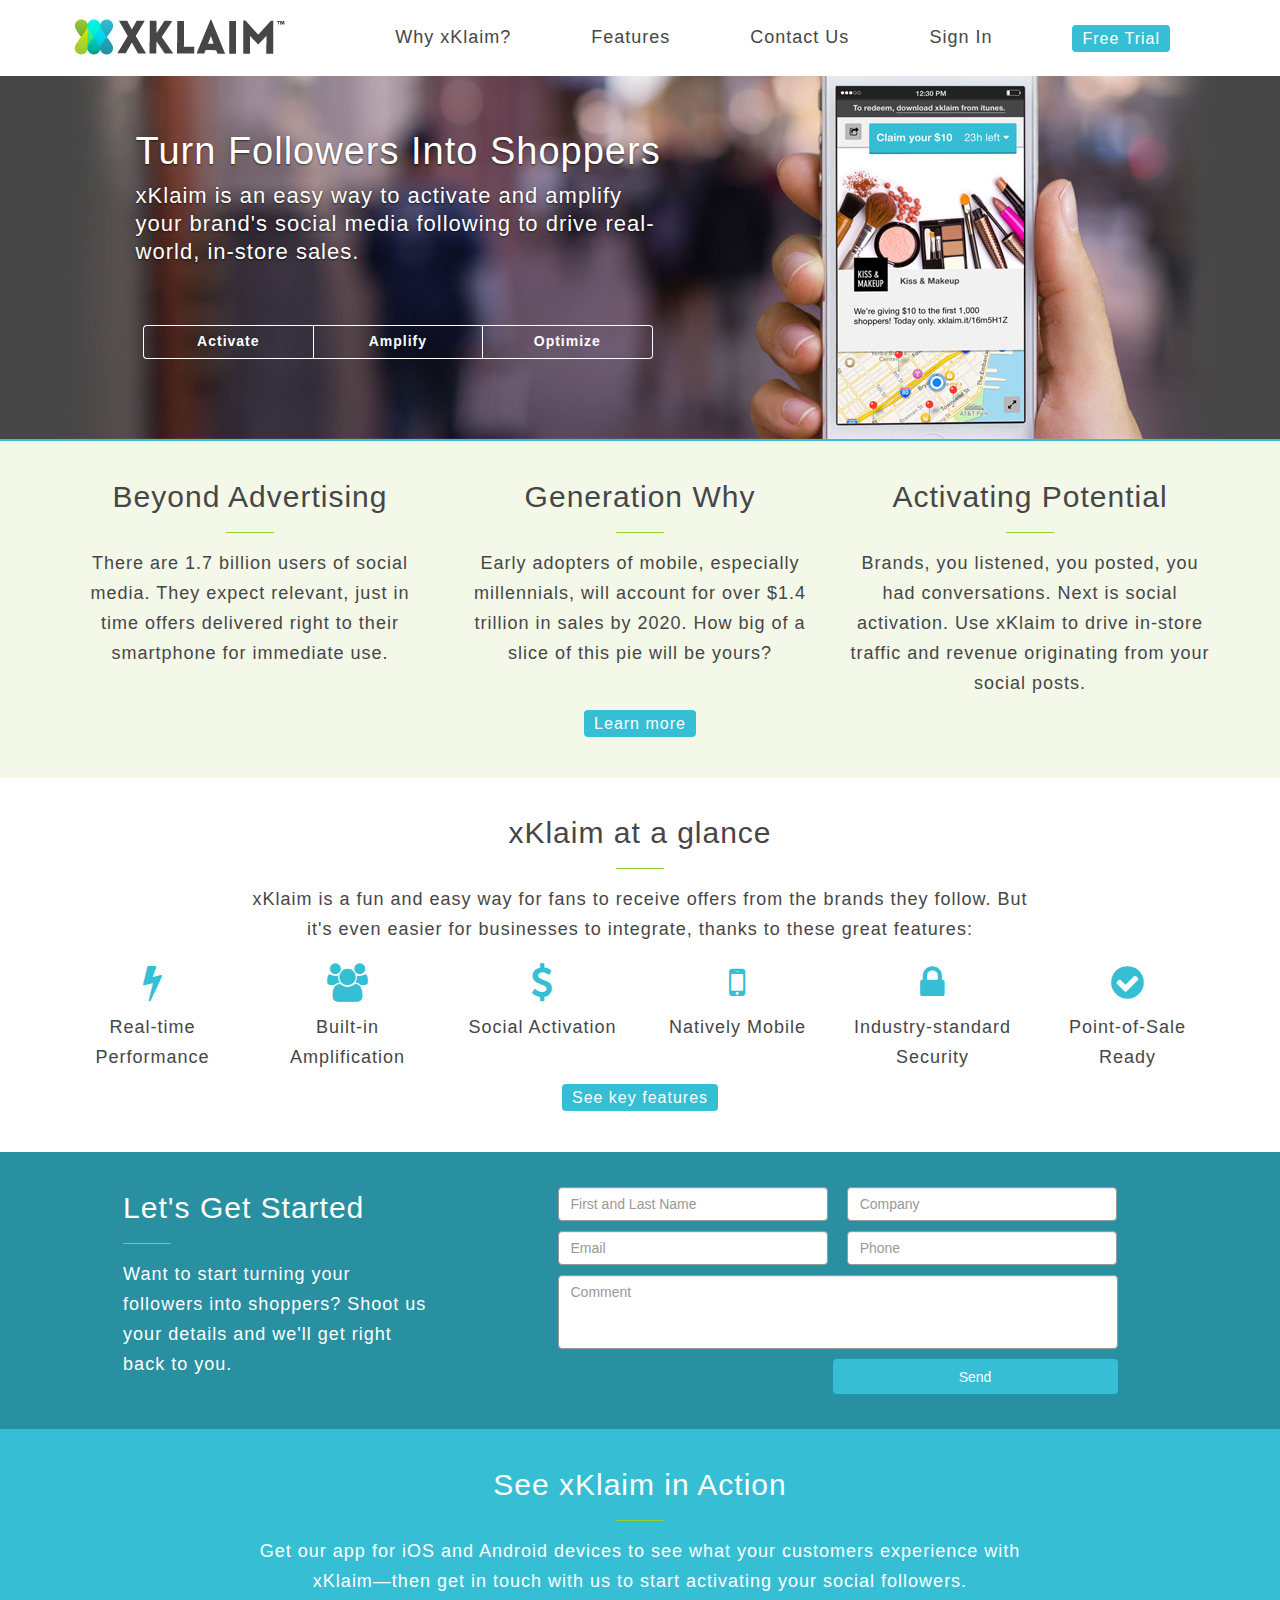
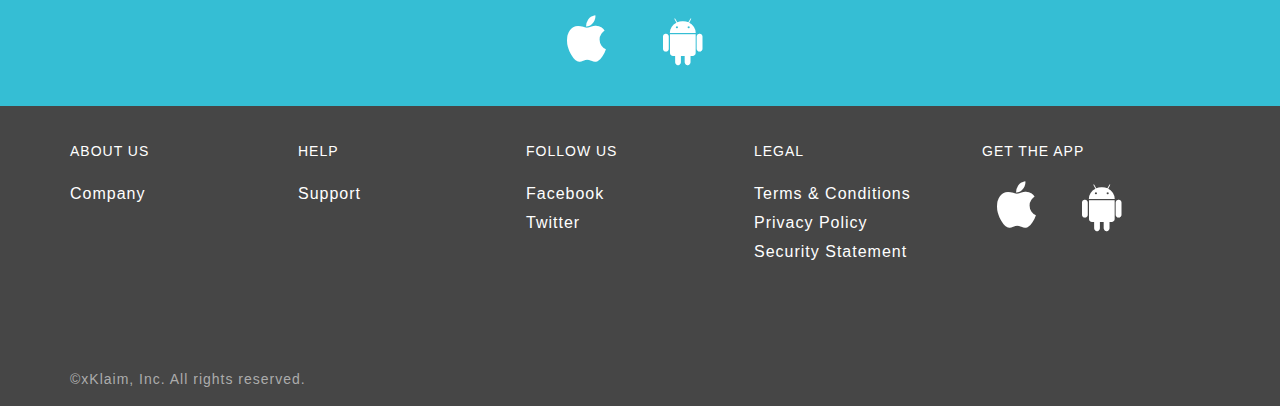
<file: index.html>
<!DOCTYPE html>
<html lang="en">
	<head>
		<meta charset="utf-8">
		<title>Home | xKlaim</title>
		<meta name="description" content="Turn followers into shoppers. xKlaim is an easy way to activate and amplify your brand's social media following to drive real-world, in-store sales.">
		<meta name="viewport" content="width=device-width, maximum-scale=1, initial-scale=1, user-scalable=0">
		<meta http-equiv="X-UA-Compatible" content="IE=edge,chrome=1">

		<link href="css/bootstrap.min.css" rel="stylesheet">
		<link href="css/font-awesome.min.css" rel="stylesheet">
		<link href="css/bootstrap-glyphicons.css" rel="stylesheet">
		<link href="css/styles.css" rel="stylesheet">

		<!--[if lt IE 9]>
		<link href="css/ie.css" rel="stylesheet">
		<script src="http://html5shim.googlecode.com/svn/trunk/html5.js"></script>
		<![endif]-->

		<script src="js/modernizr.10409.js"></script>

		<link rel="shortcut icon" href="ico/favicon.ico">
		<link rel="apple-touch-icon-precomposed" sizes="144x144" href="ico/apple-touch-icon-144-precomposed.png">
		<link rel="apple-touch-icon-precomposed" sizes="114x114" href="ico/apple-touch-icon-114-precomposed.png">
		<link rel="apple-touch-icon-precomposed" sizes="72x72" href="ico/apple-touch-icon-72-precomposed.png">
		<link rel="apple-touch-icon-precomposed" href="ico/apple-touch-icon-57-precomposed.png">
	</head>

	<body id="home">

		<header id="global" role="banner" class="navbar hidden-xs navbar-fixed-top">
			<div class="container">
				<div class="navbar-header">
					<button data-target=".bs-navbar-collapse" data-toggle="collapse" type="button" class="navbar-toggle">
						<span class="sr-only">Toggle navigation</span>
						<span class="icon-bar"></span>
						<span class="icon-bar"></span>
						<span class="icon-bar"></span>
					</button>
					<a class="navbar-brand hidden-xs" href="index.html"><img id="brand" src="img/brand.png" width="211" height="36" /></a>
				</div>
				<nav id="main" role="navigation" class="collapse navbar-collapse bs-navbar-collapse">
					<ul class="nav navbar-nav navbar-right">
						<li><a href="why.html">Why xKlaim?</a></li>
						<li><a href="features.html">Features</a></li>
						<li><a href="#contact" class="demo-link">Contact Us</a></li>
						<li><a href="/portfolio/xklaim_enterprise/#/home">Sign In</a></li>
						<li><a href="trial/" class="label label-primary">Free Trial</a></li>
					</ul>
					<ul class="nav hidden-xs hidden-sm hidden-md hidden-lg" id="scrollNav">
						<li class="social-nation"><a href="#social-nation">SOCIAL NATION</a></li>
						<li class="prize"><a href="#prize">THE $1.4 TRILLION PRIZE</a></li>
						<li class="opportunity"><a href="#opportunity">WINDOW OF OPPORTUNITY</a></li>
						<li class="activation"><a href="#activation">SOCIAL ACTIVATION</a></li>
						<li class="take-action"><a href="#take-action">TAKE ACTION</a></li>
					</ul>
				</nav>
			</div>
		</header>

		<header id="mobile" role="banner" class="navbar navbar-static-top hidden-sm hidden-md hidden-lg">
			<div class="container">
				<div class="navbar-header">
					<button data-target=".bs-navbar-collapse" data-toggle="collapse" type="button" class="navbar-toggle">
						<span class="sr-only">Toggle navigation</span>
						<span class="icon-bar"></span>
						<span class="icon-bar"></span>
						<span class="icon-bar"></span>
					</button>
					<a class="navbar-brand hidden-sm hidden-md hidden-lg" href="index.html"><img id="brand-mobile" src="img/brand-mobile.png" width="128" height="21" /></a>
				</div>
				<nav role="navigation" class="collapse navbar-collapse bs-navbar-collapse">
					<ul class="nav navbar-nav navbar-right">
						<li><a href="why.html">Why xKlaim?</a></li>
						<li><a href="features.html">Features</a></li>
						<li><a href="#contact" class="demo-link">Contact Us</a></li>
						<li><a href="trial/" class="label label-primary">Free Trial</a></li>
					</ul>
				</nav>
			</div>
		</header>

		<section id="content" class="clearfix">

			<section id="heading" data-route="/heading/">
				<div id="xklCarousel" class="carousel slide" data-interval="false">

					<ol class="carousel-indicators">
						<li data-target="#xklCarousel" data-slide-to="0" class="active hidden"></li>
						<li data-target="#xklCarousel" data-slide-to="1">Activate</li>
						<li data-target="#xklCarousel" data-slide-to="2">Amplify</li>
						<li data-target="#xklCarousel" data-slide-to="3">Optimize</li>
					</ol>
					<!--<p class="demo"><a class="btn btn-large btn-primary demo-link" href="#contact">Request a Demo</a></p>-->

					<div class="carousel-inner">
						<div class="item one active">
							<img src="img/slides/slide1.jpg" alt="" width="1170" height="364" />
							<div class="container">
								<div class="carousel-caption">
									<h1>Turn Followers Into Shoppers</h1>
									<p>xKlaim is an easy way to activate and amplify your brand's social media following to drive real-world, in-store sales.</p>
								</div>
							</div>
						</div>
						<div class="item two">
							<img src="img/slides/slide2.jpg" alt="" width="1170" height="364" />
							<div class="container">
								<div class="carousel-caption">
									<p>xKlaim gives you the power to immediately create and distribute offers to motivate your social followers to go into your physical store and buy.</p>
								</div>
							</div>
						</div>
						<div class="item three">
							<img src="img/slides/slide3.jpg" alt="" width="1170" height="364" />
							<div class="container">
								<div class="carousel-caption">
									<p>Offers are shareable across platforms, giving you reach beyond just your social channels.</p>
								</div>
							</div>
						</div>
						<div class="item four">
							<img src="img/slides/slide4.jpg" alt="" width="1170" height="364" />
							<div class="container">
								<div class="carousel-caption">
									<p>Redemption at the register with on-screen digital cards is easy, making it simple to adjust for best results. Your xKlaim dashboard displays response, redemption, and conversion data as it happens.</p>
								</div>
							</div>
						</div>
					</div>

					<div class="left carousel-control">&nbsp;</div>
					<div class="right carousel-control">&nbsp;</div>

				</div>
			</section>

			<section id="info" data-route="/info/">
				<div class="container">
					<div class="row">
						<div class="col-sm-4">
							<h2>Beyond Advertising</h2>
							<!-- <span class="center-line"><span class="line"></span></span>-->
							<span class="line center"></span>
							<p>There are 1.7 billion users of social media. They expect relevant, just in time offers delivered right to their smartphone for immediate use.</p>
						</div>
						<div class="col-sm-4">
							<h2>Generation Why</h2>
							<span class="line center"></span>
							<p>Early adopters of mobile, especially millennials, will account for over $1.4 trillion in sales by 2020. How big of a slice of this pie will be yours?</p>
						</div>
						<div class="col-sm-4">
							<h2>Activating Potential</h2>
							<span class="line center"></span>
							<p>Brands, you listened, you posted, you had conversations. Next is social activation. Use xKlaim to drive in-store traffic and revenue originating from your social posts.</p>
						</div>
					</div>

					<div class="row">
						<div class="col-sm-12">
							<p><a class="label label-primary" href="why.html">Learn more</a></p>
						</div>
					</div>
				</div>
			</section>

			<section id="features" data-route="/features/">
				<div class="container">
					<div class="row">
						<div class="col-sm-12">
							<h2>xKlaim at a glance</h2>
							<span class="line center"></span>
							<p class="padded">xKlaim is a fun and easy way for fans to receive offers from the brands they follow. But it's even easier for businesses to integrate, thanks to these great features:</p>
						</div>

						<div class="hidden-xs">
							<div class="col-xs-2">
								<span class="icon"><i class="fa fa-bolt"></i></span>
								<p>Real-time Performance</p>
							</div>
							<div class="col-xs-2">
								<span class="icon"><i class="fa fa-group"></i></span>
								<p>Built-in Amplification</p>
							</div>
							<div class="col-xs-2">
								<span class="icon"><i class="fa fa-dollar"></i></span>
								<p>Social Activation</p>
							</div>
							<div class="col-xs-2">
								<span class="icon"><i class="fa fa-mobile-phone"></i></span>
								<p>Natively Mobile</p>
							</div>
							<div class="col-xs-2">
								<span class="icon"><i class="fa fa-lock"></i></span>
								<p>Industry-standard Security</p>
							</div>
							<div class="col-xs-2">
								<span class="icon"><i class="fa fa-check-circle"></i></span>
								<p>Point-of-Sale Ready</p>
							</div>
						</div>

						<div class="hidden-sm hidden-md hidden-lg">
							<div class="col-xs-12 clearfix">
								<div class="col-xs-6">
									<span class="icon"><i class="fa fa-bolt"></i></span>
									<p class="spacing">Real-time Performance</p>
								</div>
								<div class="col-xs-6">
									<span class="icon"><i class="fa fa-group"></i></span>
									<p class="spacing">Built-in Amplification</p>
								</div>
							</div>
							<div class="col-xs-12 clearfix">
								<div class="col-xs-6">
									<span class="icon"><i class="fa fa-dollar"></i></span>
									<p class="spacing">Social Activation</p>
								</div>
								<div class="col-xs-6">
									<span class="icon"><i class="fa fa-mobile-phone"></i></span>
									<p class="spacing">Natively Mobile</p>
								</div>
							</div>
							<div class="col-xs-12 clearfix">
								<div class="col-xs-6">
									<span class="icon"><i class="fa fa-lock"></i></span>
									<p class="spacing">Industry-standard Security</p>
								</div>
								<div class="col-xs-6">
									<span class="icon"><i class="fa fa-check-circle"></i></span>
									<p class="spacing">Point-of-Sale Ready</p>
								</div>
							</div>
						</div>
					</div>
					<div class="row">
						<div class="col-sm-12">
							<p><a class="label label-primary" href="features.html">See key features</a></p>
						</div>
					</div>
				</div>
			</section>

			<section id="contact" data-route="/contact/">
				<div class="container">
					<div class="row">
						<div class="col-sm-5">
							<div class="col-md-1"></div>
							<div class="col-md-9">
								<h2>Let's Get Started</h2>
								<span class="line"></span>
								<p>Want to start turning your followers into shoppers? Shoot us your details and we'll get right back to you.</p>
							</div>
						</div>
						<div class="col-sm-7">
							<div class="col-md-11">
								<form id="contactForm" name="contactForm" class="form-inline" method="post" action="http://virtualinkdesign.com/portfolio/xklaim_corp/contact.php" role="form">
									<div class="alertmsg"></div>
									<fieldset>
										<div class="form-group">
											<div class="input even">
												<input type="text" class="form-control required" name="name" id="name" placeholder="First and Last Name" />
											</div>
										</div>
										<div class="form-group">
											<div class="input">
												<input type="text" class="form-control" name="company" id="company" placeholder="Company" />
											</div>
										</div>
									</fieldset>
									<fieldset>
										<div class="form-group">
											<div class="input even">
												<input type="email" class="form-control required" name="email" id="email" placeholder="Email" />
											</div>
										</div>
										<div class="form-group">
											<div class="input">
												<input type="tel" class="form-control" name="phone" id="phone" placeholder="Phone" />
											</div>
										</div>
									</fieldset>
									<fieldset>
										<div class="form-group">
											<div class="input">
												<textarea class="form-control col-sm-3" id="comment" name="comment" placeholder="Comment" rows="3"></textarea>
											</div>
										</div>
									</fieldset>
									<fieldset class="button">
										<div class="form-group">
											<button class="btn btn-submit" type="submit">Send</button>
										</div>
									</fieldset>
								</form>
							</div>
							<div class="col-md-1"></div>
						</div>
					</div>
				</div>
			</section>

			<section id="action" data-route="/action/">
				<div class="container">
					<div class="row">
						<div class="col-sm-12">
							<h2>See xKlaim in Action</h2>
							<span class="line center"></span>
							<p class="padded">Get our app for iOS and Android devices to see what your customers experience with xKlaim&mdash;then get in touch with us to start activating your social followers.</p>
						</div>
					</div>
					<div class="row">
						<div class="col-sm-12">
							<div class="center-block">
								<ul>
									<li><a href="https://itunes.apple.com/us/app/okd/id625677744?mt=8"><i class="fa fa-apple"></i></a></li>
									<li><a href=""><i class="fa fa-android"></i></a></li>
								</ul>
							</div>
						</div>
					</div>
				</div>
			</section>

		</section>

		<footer id="footer">
			<div class="container">
				<div class="row">
					<div class="col-sm-12">
						<ul class="about">
							<li>ABOUT US</li>
							<li><a href="about/">Company</a></li>
						</ul>
						<ul class="company">
							<li>HELP</li>
							<li><a href="support/">Support</a></li>
						</ul>
						<ul class="follow">
							<li>FOLLOW US</li>
							<li><a href="https://www.facebook.com/XKLAIMIT">Facebook</a></li>
							<li><a href="https://twitter.com/XKLAIMIT">Twitter</a></li>
						</ul>
						<ul class="legal">
							<li>LEGAL</li>
							<li><a href="tou/">Terms &amp; Conditions</a></li>
							<li><a href="privacy/">Privacy Policy</a></li>
							<li><a href="security_statement/">Security Statement</a></li>
						</ul>
						<ul class="app">
							<li>GET THE APP</li>
							<li><a href="https://itunes.apple.com/us/app/okd/id625677744?mt=8"><i class="fa fa-apple"></i></a></li>
							<li><a href=""><i class="fa fa-android"></i></a></li>
						</ul>
					</div>
				</div>
				<div class="row">
					<div class="col-sm-12">
						<p>&copy;xKlaim, Inc. All rights reserved.</p>
					</div>
				</div>
			</div>
		</footer>

		<div class="ui-loader ui-loader-default"><span class="ui-icon ui-icon-loading"></span></div>

		<script src="http://ajax.googleapis.com/ajax/libs/jquery/1.10.2/jquery.min.js"></script>
		<script>window.jQuery || document.write('<script src="js/jquery-1.10.2.min.js"><\/script>')</script>
		<script src="js/bootstrap.min.js"></script>
		<script src="js/jquery.touchSwipe.min.js"></script>
		<script src="js/retina.js"></script>
		<script src="js/scroll-events-int.js"></script>
		<script src="js/jquery.validate.min.js"></script>
		<script src="js/scripts.js"></script>

	</body>
</html>
</file>
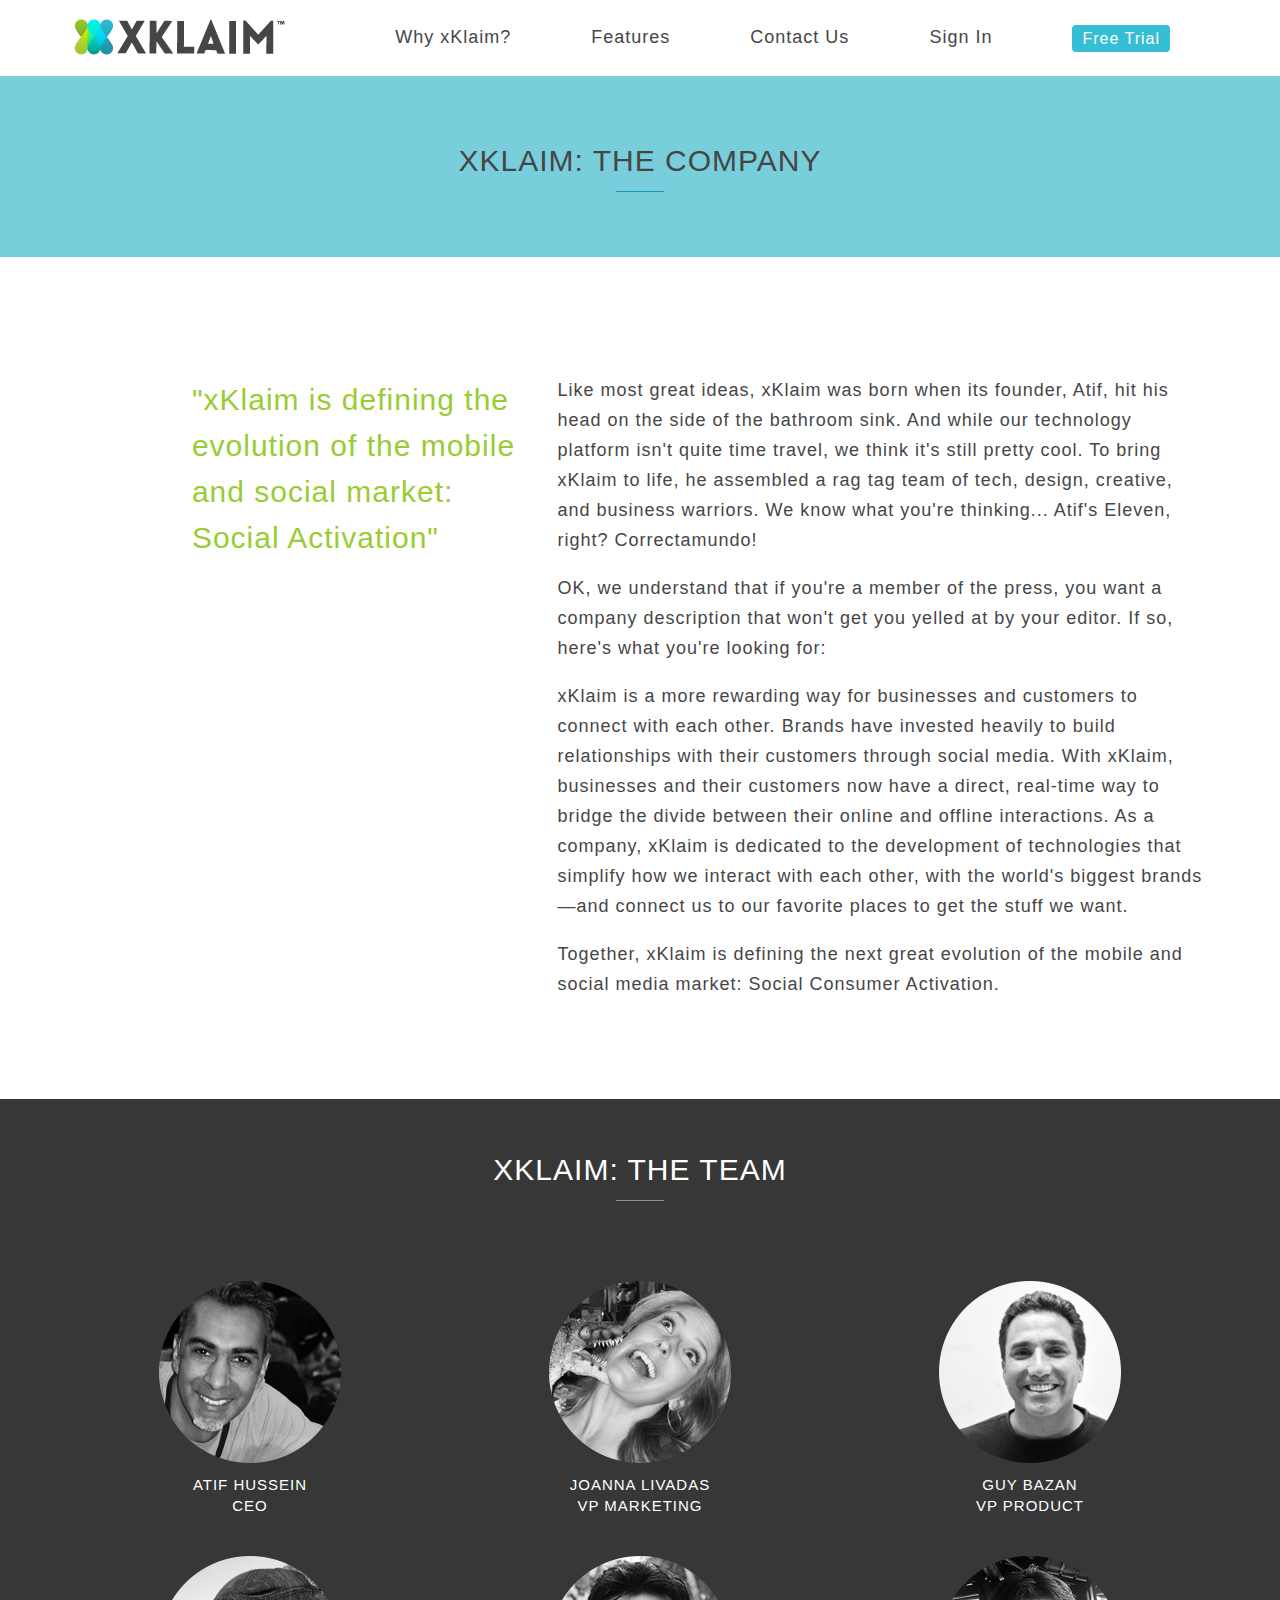
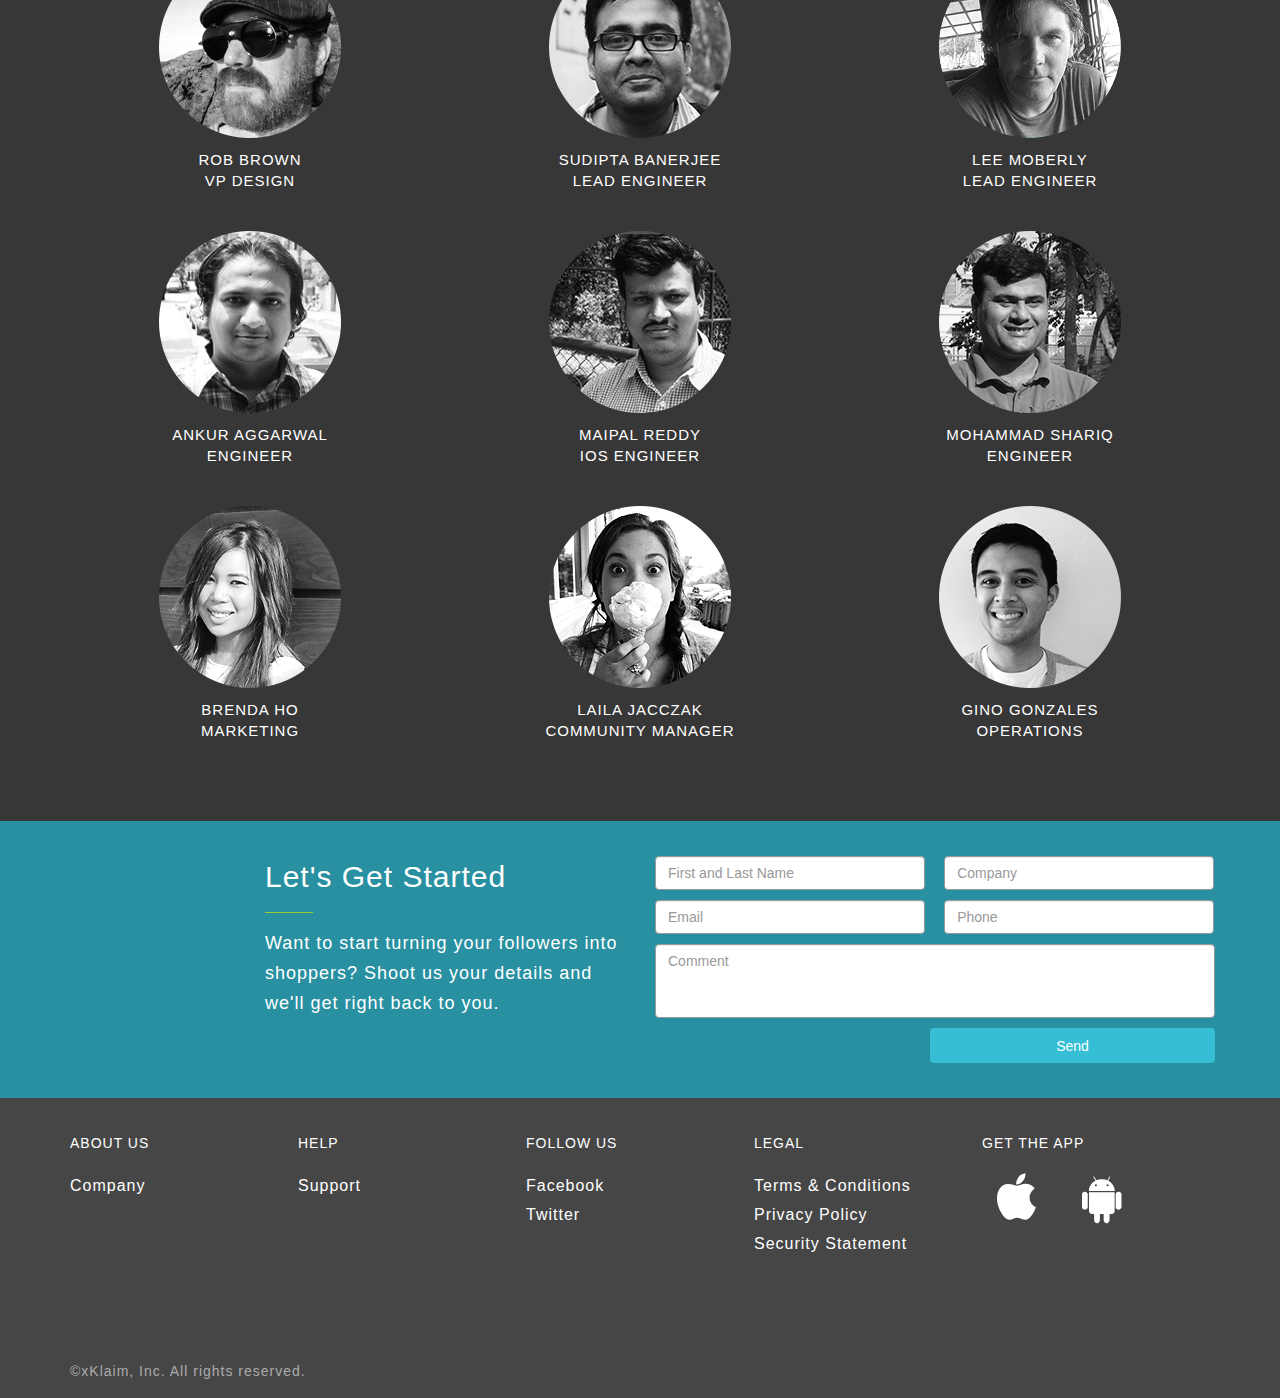
<file: about/index.html>
<!DOCTYPE html>
<html lang="en">
	<head>
		<meta charset="utf-8">
		<title>About | xKlaim</title>
		<meta name="description" content="Turn followers into shoppers. xKlaim is an easy way to activate and amplify your brand's social media following to drive real-world, in-store sales.">
		<meta name="viewport" content="width=device-width, maximum-scale=1, initial-scale=1, user-scalable=0">
		<meta http-equiv="X-UA-Compatible" content="IE=edge,chrome=1">

		<link href="../css/bootstrap.min.css" rel="stylesheet">
		<link href="../css/font-awesome.min.css" rel="stylesheet">
		<link href="../css/bootstrap-glyphicons.css" rel="stylesheet">
		<link href="../css/styles.css" rel="stylesheet">

		<!--[if lt IE 9]>
		<link href="../css/ie.css" rel="stylesheet">
		<script src="http://html5shim.googlecode.com/svn/trunk/html5.js"></script>
		<![endif]-->

		<script src="../js/modernizr.10409.js"></script>

		<link rel="shortcut icon" href="../ico/favicon.ico">
		<link rel="apple-touch-icon-precomposed" sizes="144x144" href="../ico/apple-touch-icon-144-precomposed.png">
		<link rel="apple-touch-icon-precomposed" sizes="114x114" href="../ico/apple-touch-icon-114-precomposed.png">
		<link rel="apple-touch-icon-precomposed" sizes="72x72" href="../ico/apple-touch-icon-72-precomposed.png">
		<link rel="apple-touch-icon-precomposed" href="../ico/apple-touch-icon-57-precomposed.png">

	</head>

	<body id="about">

		<header id="global" role="banner" class="navbar hidden-xs navbar-fixed-top">
			<div class="container">
				<div class="navbar-header">
					<button data-target=".bs-navbar-collapse" data-toggle="collapse" type="button" class="navbar-toggle">
						<span class="sr-only">Toggle navigation</span>
						<span class="icon-bar"></span>
						<span class="icon-bar"></span>
						<span class="icon-bar"></span>
					</button>
					<a class="navbar-brand hidden-xs" href="../"><img id="brand" src="../img/brand.png" width="211" height="36" /></a>
				</div>
				<nav id="main" role="navigation" class="collapse navbar-collapse bs-navbar-collapse">
					<ul class="nav navbar-nav navbar-right">
						<li><a href="../why.html">Why xKlaim?</a></li>
						<li><a href="../features.html">Features</a></li>
						<li><a href="#contact" class="demo-link">Contact Us</a></li>
						<li><a href="/portfolio/xklaim_enterprise/#/home">Sign In</a></li>
						<li><a href="../trial/" class="label label-primary">Free Trial</a></li>
					</ul>
					<ul class="nav hidden-xs" id="scrollNav">
						<li class="social-nation"><a href="#social-nation">SOCIAL NATION</a></li>
						<li class="prize"><a href="#prize">THE $1.4 TRILLION PRIZE</a></li>
						<li class="opportunity"><a href="#opportunity">WINDOW OF OPPORTUNITY</a></li>
						<li class="activation"><a href="#activation">SOCIAL ACTIVATION</a></li>
						<li class="take-action"><a href="#take-action">TAKE ACTION</a></li>
					</ul>
				</nav>
			</div>
		</header>

		<header id="mobile" role="banner" class="navbar navbar-static-top hidden-sm hidden-md hidden-lg">
			<div class="container">
				<div class="navbar-header">
					<button data-target=".bs-navbar-collapse" data-toggle="collapse" type="button" class="navbar-toggle">
						<span class="sr-only">Toggle navigation</span>
						<span class="icon-bar"></span>
						<span class="icon-bar"></span>
						<span class="icon-bar"></span>
					</button>
					<a class="navbar-brand hidden-sm hidden-md hidden-lg" href="../"><img id="brand-mobile" src="../img/brand-mobile.png" width="128" height="21" /></a>
				</div>
				<nav role="navigation" class="collapse navbar-collapse bs-navbar-collapse">
					<ul class="nav navbar-nav navbar-right">
						<li><a href="../why.html">Why xKlaim?</a></li>
						<li><a href="../features.html">Features</a></li>
						<li><a href="#contact" class="demo-link">Contact Us</a></li>
						<li><a href="../trial/" class="label label-primary">Free Trial</a></li>
					</ul>
				</nav>
			</div>
		</header>

		<section id="content" class="clearfix">

			<section id="heading">
				<div class="container">
					<div class="row">
						<div class="col-sm-12">
							<h1>XKLAIM: THE COMPANY</h1>
							<span class="line center"></span>
						</div>
					</div>
				</div>
			</section>

			<section id="about-xklaim">
				<div class="container">
					<div class="row">
						<div class="col-sm-5">
							<div class="row">
								<div class="col-sm-3"> </div>
								<div class="col-sm-9">
									<h2 class="quote">"xKlaim is defining the evolution of the mobile and social market: Social Activation"</h2>
								</div>
							</div>
						</div>
						<div class="col-sm-7">
							<p>Like most great ideas, xKlaim was born when its founder, Atif, hit his head on the side of the bathroom sink. And while our technology platform isn't quite time travel, we think it's still pretty cool. To bring xKlaim to life, he assembled a rag tag team of tech, design, creative, and business warriors. We know what you're thinking... Atif's Eleven, right? Correctamundo!</p>
							<p>OK, we understand that if you're a member of the press, you want a company description that won't get you yelled at by your editor. If so, here's what you're looking for:<p>
							<p>xKlaim is a more rewarding way for businesses and customers to connect with each other. Brands have invested heavily to build relationships with their customers through social media. With xKlaim, businesses and their customers now have a direct, real-time way to bridge the divide between their online and offline interactions. As a company, xKlaim is dedicated to the development of technologies that simplify how we interact with each other, with the world's biggest brands&mdash;and connect us to our favorite places to get the stuff we want.</p>
							<p>Together, xKlaim is defining the next great evolution of the mobile and social media market: Social Consumer Activation.</p>
						</div>
					</div>
				</div>
			</section>

			<section id="team">
				<div class="container">
					<div class="row">
						<div class="col-sm-12">
							<div class="heading">
								<h2>XKLAIM: THE TEAM</h2>
								<span class="line center gray"></span>
							</div>
						</div>
					</div>
					<div class="row padding-btm">
						<div class="col-sm-4">
							<img src="../img/team/team_atif.png" class="img-responsive" alt="Atif" />
							<h3 class="name">ATIF HUSSEIN</h3>
							<h3 class="title">CEO</h3>
						</div>
						<div class="col-sm-4">
							<img src="../img/team/team_joanna.png" class="img-responsive" alt="Joanna" />
							<h3 class="name">JOANNA LIVADAS</h3>
							<h3 class="title">VP MARKETING</h3>
						</div>
						<div class="col-sm-4">
							<img src="../img/team/team_guy.png" class="img-responsive" alt="Guy" />
							<h3 class="name">GUY BAZAN</h3>
							<h3 class="title">VP PRODUCT</h3>
						</div>
					</div>
					<div class="row padding-btm">
						<div class="col-sm-4">
							<img src="../img/team/team_rob.png" class="img-responsive" alt="Rob" />
							<h3 class="name">ROB BROWN</h3>
							<h3 class="title">VP DESIGN</h3>
						</div>
						<div class="col-sm-4">
							<img src="../img/team/team_sudipta.png" class="img-responsive" alt="Sudipta" />
							<h3 class="name">SUDIPTA BANERJEE</h3>
							<h3 class="title">LEAD ENGINEER</h3>
						</div>
						<div class="col-sm-4">
							<img src="../img/team/team_lee.png" class="img-responsive" alt="Lee" />
							<h3 class="name">LEE MOBERLY</h3>
							<h3 class="title">LEAD ENGINEER</h3>
						</div>
					</div>
					<div class="row padding-btm">
						<div class="col-sm-4">
							<img src="../img/team/team_ankur.png" class="img-responsive" alt="Ankur" />
							<h3 class="name">ANKUR AGGARWAL</h3>
							<h3 class="title">ENGINEER</h3>
						</div>
						<div class="col-sm-4">
							<img src="../img/team/team_maipal.png" class="img-responsive" alt="Maipal" />
							<h3 class="name">MAIPAL REDDY</h3>
							<h3 class="title">IOS ENGINEER</h3>
						</div>
						<div class="col-sm-4">
							<img src="../img/team/team_shariq.png" class="img-responsive" alt="Mohammad" />
							<h3 class="name">MOHAMMAD SHARIQ</h3>
							<h3 class="title">ENGINEER</h3>
						</div>
					</div>
					<div class="row padding-btm">
						<div class="col-sm-4">
							<img src="../img/team/team_brenda.png" class="img-responsive" alt="Brenda" />
							<h3 class="name">BRENDA HO</h3>
							<h3 class="title">MARKETING</h3>
						</div>
						<div class="col-sm-4">
							<img src="../img/team/team_laila.png" class="img-responsive" alt="Laila" />
							<h3 class="name">LAILA JACCZAK</h3>
							<h3 class="title">COMMUNITY MANAGER</h3>
						</div>
						<div class="col-sm-4">
							<img src="../img/team/team_gino.png" class="img-responsive" alt="Gino" />
							<h3 class="name">GINO GONZALES</h3>
							<h3 class="title">OPERATIONS</h3>
						</div>
					</div>
				</div>
			</section>

			<section id="contact" data-route="/contact/">
				<div class="container">
					<div class="row">
						<div class="col-sm-4 col-md-offset-2">
							<h2>Let's Get Started</h2>
							<span class="line"></span>
							<p>Want to start turning your followers into shoppers? Shoot us your details and we'll get right back to you.</p>
						</div>
						<div class="col-sm-6">
							<form id="contactForm" name="contactForm" class="form-inline" method="post" action="http://virtualinkdesign.com/portfolio/xklaim_corp/contact.php" role="form">
								<div class="alertmsg"></div>
								<fieldset>
									<div class="form-group">
										<div class="input even">
											<input type="text" class="form-control required" name="name" id="name" placeholder="First and Last Name" />
										</div>
									</div>
									<div class="form-group">
										<div class="input">
											<input type="text" class="form-control" name="company" id="company" placeholder="Company" />
										</div>
									</div>
								</fieldset>
								<fieldset>
									<div class="form-group">
										<div class="input even">
											<input type="email" class="form-control required" name="email" id="email" placeholder="Email" />
										</div>
									</div>
									<div class="form-group">
										<div class="input">
											<input type="tel" class="form-control" name="phone" id="phone" placeholder="Phone" />
										</div>
									</div>
								</fieldset>
								<fieldset>
									<div class="form-group">
										<div class="input">
											<textarea class="form-control col-sm-3" id="comment" name="comment" placeholder="Comment" rows="3"></textarea>
										</div>
									</div>
								</fieldset>
								<fieldset class="button">
									<div class="form-group">
										<button class="btn btn-submit" type="submit">Send</button>
									</div>
								</fieldset>
							</form>

						</div>
					</div>
				</div>
			</section>
		</section>

		<footer id="footer">
			<div class="container">
				<div class="row">
					<div class="col-sm-12">
						<ul class="about">
							<li>ABOUT US</li>
							<li><a href="../about/">Company</a></li>
						</ul>
						<ul class="company">
							<li>HELP</li>
							<li><a href="../support/">Support</a></li>
						</ul>
						<ul class="follow">
							<li>FOLLOW US</li>
							<li><a href="https://www.facebook.com/XKLAIMIT">Facebook</a></li>
							<li><a href="https://twitter.com/XKLAIMIT">Twitter</a></li>
						</ul>
						<ul class="legal">
							<li>LEGAL</li>
							<li><a href="../tou/">Terms &amp; Conditions</a></li>
							<li><a href="../privacy/">Privacy Policy</a></li>
							<li><a href="../security_statement/">Security Statement</a></li>
						</ul>
						<ul class="app">
							<li>GET THE APP</li>
							<li><a href="https://itunes.apple.com/us/app/okd/id625677744?mt=8"><i class="fa fa-apple"></i></a></li>
							<li><a href=""><i class="fa fa-android"></i></a></li>
						</ul>
					</div>
				</div>
				<div class="row">
					<div class="col-sm-12">
						<p>&copy;xKlaim, Inc. All rights reserved.</p>
					</div>
				</div>
			</div>
		</footer>
		<div class="ui-loader ui-loader-default"><span class="ui-icon ui-icon-loading"></span></div>

		<script src="http://ajax.googleapis.com/ajax/libs/jquery/1.10.2/jquery.min.js"></script>
		<script>window.jQuery || document.write('<script src="../js/jquery-1.10.2.min.js"><\/script>')</script>
		<script src="../js/bootstrap.min.js"></script>
		<script src="../js/jquery.touchSwipe.min.js"></script>
		<script src="../js/retina.js"></script>
		<script src="../js/scroll-events-int.js"></script>
		<script src="../js/jquery.validate.min.js"></script>
		<script src="../js/scripts.js"></script>
	</body>
</html>
</file>
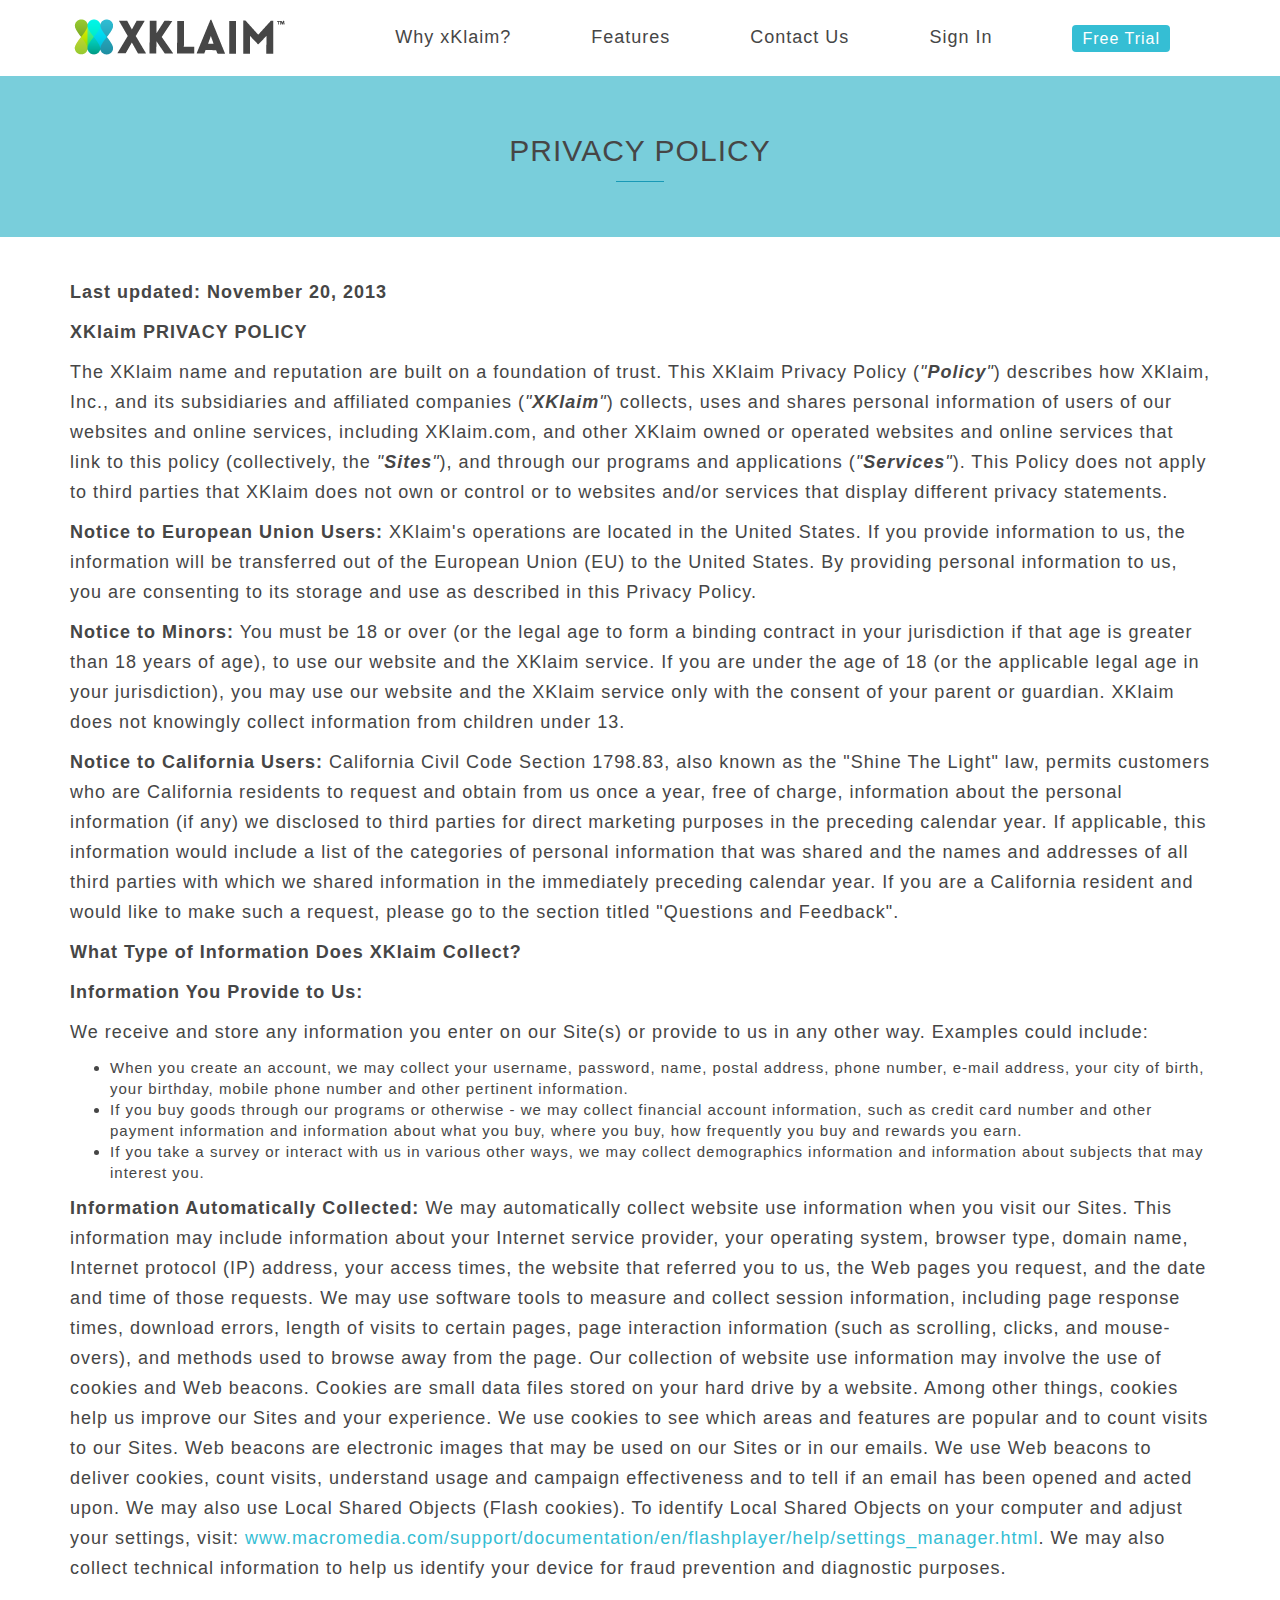
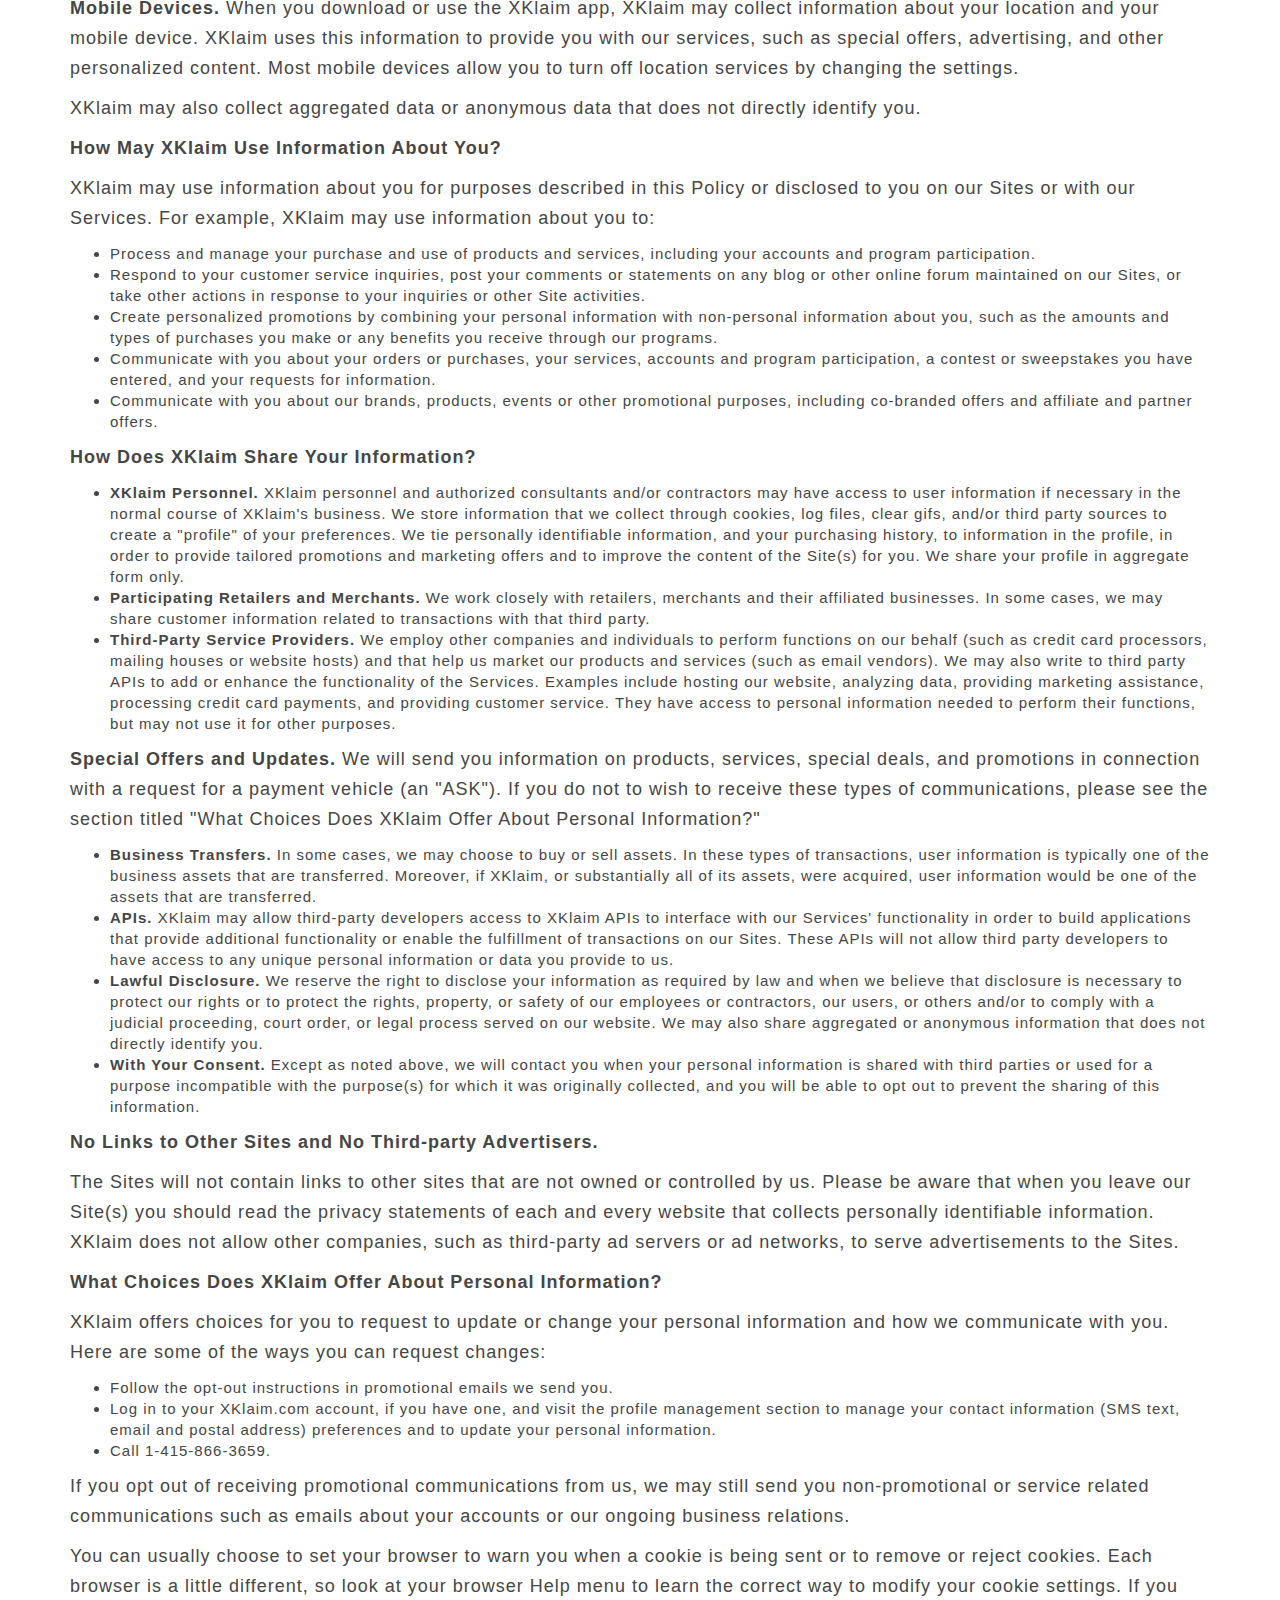
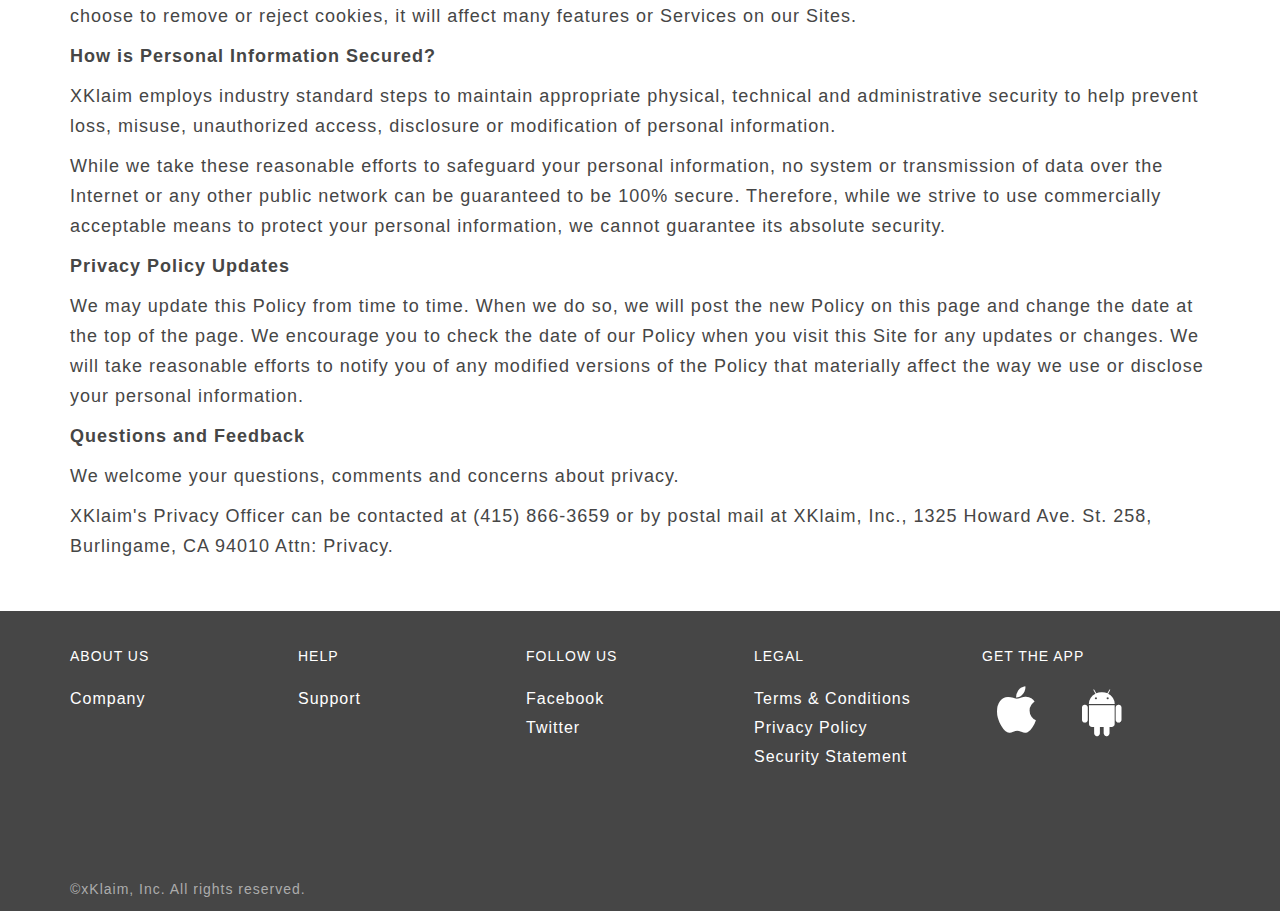
<file: privacy/index.html>
<!DOCTYPE html>
<html lang="en">
	<head>
		<meta charset="utf-8">
		<title>Privacy Policy | xKlaim</title>
		<meta name="description" content="Turn followers into shoppers. xKlaim is an easy way to activate and amplify your brand's social media following to drive real-world, in-store sales.">
		<meta name="viewport" content="width=device-width, maximum-scale=1, initial-scale=1, user-scalable=0">
		<meta http-equiv="X-UA-Compatible" content="IE=edge,chrome=1">

		<link href="../css/bootstrap.min.css" rel="stylesheet">
		<link href="../css/font-awesome.min.css" rel="stylesheet">
		<link href="../css/bootstrap-glyphicons.css" rel="stylesheet">
		<link href="../css/styles.css" rel="stylesheet">

		<!--[if lt IE 9]>
		<link href="../css/ie.css" rel="stylesheet">
		<script src="http://html5shim.googlecode.com/svn/trunk/html5.js"></script>
		<![endif]-->

		<script src="../js/modernizr.10409.js"></script>

		<link rel="shortcut icon" href="../ico/favicon.ico">
		<link rel="apple-touch-icon-precomposed" sizes="144x144" href="../ico/apple-touch-icon-144-precomposed.png">
		<link rel="apple-touch-icon-precomposed" sizes="114x114" href="../ico/apple-touch-icon-114-precomposed.png">
		<link rel="apple-touch-icon-precomposed" sizes="72x72" href="../ico/apple-touch-icon-72-precomposed.png">
		<link rel="apple-touch-icon-precomposed" href="../ico/apple-touch-icon-57-precomposed.png">

	</head>

	<body id="company">

		<header id="global" role="banner" class="navbar hidden-xs navbar-fixed-top">
			<div class="container">
				<div class="navbar-header">
					<button data-target=".bs-navbar-collapse" data-toggle="collapse" type="button" class="navbar-toggle">
						<span class="sr-only">Toggle navigation</span>
						<span class="icon-bar"></span>
						<span class="icon-bar"></span>
						<span class="icon-bar"></span>
					</button>
					<a class="navbar-brand hidden-xs" href="../"><img id="brand" src="../img/brand.png" width="211" height="36" /></a>
				</div>
				<nav id="main" role="navigation" class="collapse navbar-collapse bs-navbar-collapse">
					<ul class="nav navbar-nav navbar-right">
						<li><a href="../why.html">Why xKlaim?</a></li>
						<li><a href="../features.html">Features</a></li>
						<li><a href="../index.html#contact">Contact Us</a></li>
						<li><a href="/portfolio/xklaim_enterprise/#/home">Sign In</a></li>
						<li><a href="../trial/" class="label label-primary">Free Trial</a></li>
					</ul>
					<ul class="nav hidden-xs hidden-sm hidden-md hidden-lg" id="scrollNav">
						<li class="social-nation"><a href="#social-nation">SOCIAL NATION</a></li>
						<li class="prize"><a href="#prize">THE $1.4 TRILLION PRIZE</a></li>
						<li class="opportunity"><a href="#opportunity">WINDOW OF OPPORTUNITY</a></li>
						<li class="activation"><a href="#activation">SOCIAL ACTIVATION</a></li>
						<li class="take-action"><a href="#take-action">TAKE ACTION</a></li>
					</ul>
				</nav>
			</div>
		</header>

		<header id="mobile" role="banner" class="navbar navbar-static-top hidden-sm hidden-md hidden-lg">
			<div class="container">
				<div class="navbar-header">
					<button data-target=".bs-navbar-collapse" data-toggle="collapse" type="button" class="navbar-toggle">
						<span class="sr-only">Toggle navigation</span>
						<span class="icon-bar"></span>
						<span class="icon-bar"></span>
						<span class="icon-bar"></span>
					</button>
					<a class="navbar-brand hidden-sm hidden-md hidden-lg" href="../"><img id="brand-mobile" src="../img/brand-mobile.png" width="128" height="21" /></a>
				</div>
				<nav role="navigation" class="collapse navbar-collapse bs-navbar-collapse">
					<ul class="nav navbar-nav navbar-right">
						<li><a href="../why.html">Why xKlaim?</a></li>
						<li><a href="../features.html">Features</a></li>
						<li><a href="../index.html#contact">Contact Us</a></li>
						<li><a href="../trial/" class="label label-primary">Free Trial</a></li>
					</ul>
				</nav>
			</div>
		</header>

		<section id="content" class="clearfix">

			<section id="heading">
				<div class="container">
					<div class="row">
						<div class="col-sm-12">
							<h1>PRIVACY POLICY</h1>
							<span class="line center"></span>
						</div>
					</div>
				</div>
			</section>

			<section id="policy">
				<div class="container">
					<div class="row">
						<div class="col-sm-12">

							<p><strong>Last updated: November 20, 2013</strong></p>

							<p><strong>XKlaim PRIVACY POLICY</strong></p>

							<p>The XKlaim name and reputation are built on a foundation of trust. This XKlaim Privacy Policy (<em>&quot;<strong>Policy</strong>&quot;</em>) describes how XKlaim, Inc., and its subsidiaries and affiliated companies (<em>&quot;<strong>XKlaim</strong>&quot;</em>) collects, uses and shares personal information of users of our websites and online services, including XKlaim.com, and other XKlaim owned or operated websites and online services that link to this policy (collectively, the <em>&quot;<strong>Sites</strong>&quot;</em>), and through our programs and applications (<em>&quot;<strong>Services</strong>&quot;</em>). This Policy does not apply to third parties that XKlaim does not own or control or to websites and/or services that display different privacy statements. </p>

							<p><strong>Notice to European Union Users:</strong> XKlaim's operations are located in the United States. If you provide information to us, the information will be transferred out of the European Union (EU) to the United States. By providing personal information to us, you are consenting to its storage and use as described in this Privacy Policy.</p>

							<p><strong>Notice to Minors:</strong> You must be 18 or over (or the legal age to form a binding contract in your jurisdiction if that age is greater than 18 years of age), to use our website and the XKlaim service. If you are under the age of 18 (or the applicable legal age in your jurisdiction), you may use our website and the XKlaim service only with the consent of your parent or guardian. XKlaim does not knowingly collect information from children under 13.</p>

							<p><strong>Notice to California Users:</strong> California Civil Code Section 1798.83, also known as the &quot;Shine The Light&quot; law, permits customers who are California residents to request and obtain from us once a year, free of charge, information about the personal information (if any) we disclosed to third parties for direct marketing purposes in the preceding calendar year. If applicable, this information would include a list of the categories of personal information that was shared and the names and addresses of all third parties with which we shared information in the immediately preceding calendar year. If you are a California resident and would like to make such a request, please go to the section titled &quot;Questions and Feedback&quot;.</p>

							<p><strong>What Type of Information Does XKlaim Collect?</strong></p>

							<p><strong>Information You Provide to Us:</strong></p>

							<p>We receive and store any information you enter on our Site(s) or provide to us in any other way. Examples could include:</p>

							<ul>
								<li>When you create an account, we may collect your username, password, name, postal address, phone number, e-mail address, your city of birth, your birthday, mobile phone number and other pertinent information.</li>
								<li>If you buy goods through our programs or otherwise - we may collect financial account information, such as credit card number and other payment information and information about what you buy, where you buy, how frequently you buy and rewards you earn.</li>
								<li>If you take a survey or interact with us in various other ways, we may collect demographics information and information about subjects that may interest you.</li>
							</ul>

							<p><strong>Information Automatically Collected:</strong> We may automatically collect website use information when you visit our Sites. This information may include information about your Internet service provider, your operating system, browser type, domain name, Internet protocol (IP) address, your access times, the website that referred you to us, the Web pages you request, and the date and time of those requests. We may use software tools to measure and collect session information, including page response times, download errors, length of visits to certain pages, page interaction information (such as scrolling, clicks, and mouse-overs), and methods used to browse away from the page. Our collection of website use information may involve the use of cookies and Web beacons. Cookies are small data files stored on your hard drive by a website. Among other things, cookies help us improve our Sites and your experience. We use cookies to see which areas and features are popular and to count visits to our Sites. Web beacons are electronic images that may be used on our Sites or in our emails. We use Web beacons to deliver cookies, count visits, understand usage and campaign effectiveness and to tell if an email has been opened and acted upon.  We may also use Local Shared Objects (Flash cookies).  To identify Local Shared Objects on your computer and adjust your settings, visit: <a href="www.macromedia.com/support/documentation/en/flashplayer/help/settings_manager.html">www.macromedia.com/support/documentation/en/flashplayer/help/settings_manager.html</a>. We may also collect technical information to help us identify your device for fraud prevention and diagnostic purposes.</p>

							<p><strong>Mobile Devices.</strong> When you download or use the XKlaim app, XKlaim may collect information about your location and your mobile device. XKlaim uses this information to provide you with our services, such as special offers, advertising, and other personalized content. Most mobile devices allow you to turn off location services by changing the settings.</p>

							<p>XKlaim may also collect aggregated data or anonymous data that does not directly identify you.</p>

							<p><strong>How May XKlaim Use Information About You?</strong></p>

							<p>XKlaim may use information about you for purposes described in this Policy or disclosed to you on our Sites or with our Services. For example, XKlaim may use information about you to:</p>

							<ul>
								<li>Process and manage your purchase and use of products and services, including your accounts and program participation.</li>
								<li>Respond to your customer service inquiries, post your comments or statements on any blog or other online forum maintained on our Sites, or take other actions in response to your inquiries or other Site activities.</li>
								<li>Create personalized promotions by combining your personal information with non-personal information about you, such as the amounts and types of purchases you make or any benefits you receive through our programs.</li>
								<li>Communicate with you about your orders or purchases, your services, accounts and program participation, a contest or sweepstakes you have entered, and your requests for information.</li>
								<li>Communicate with you about our brands, products, events or other promotional purposes, including co-branded offers and affiliate and partner offers.</li>
							</ul>

							<p><strong>How Does XKlaim Share Your Information?</strong></p>

							<ul>
								<li><strong>XKlaim Personnel.</strong> XKlaim personnel and authorized consultants and/or contractors may have access to user information if necessary in the normal course of XKlaim's business. We store information that we collect through cookies, log files, clear gifs, and/or third party sources to create a &quot;profile&quot; of your preferences. We tie personally identifiable information, and your purchasing history, to information in the profile, in order to provide tailored promotions and marketing offers and to improve the content of the Site(s) for you. We share your profile in aggregate form only.</li>
								<li><strong>Participating Retailers and Merchants.</strong> We work closely with retailers, merchants and their affiliated businesses. In some cases, we may share customer information related to transactions with that third party.</li>
								<li><strong>Third-Party Service Providers.</strong> We employ other companies and individuals to perform functions on our behalf (such as credit card processors, mailing houses or website hosts) and that help us market our products and services (such as email vendors). We may also write to third party APIs to add or enhance the functionality of the Services. Examples include hosting our website, analyzing data, providing marketing assistance, processing credit card payments, and providing customer service. They have access to personal information needed to perform their functions, but may not use it for other purposes.</li>
							</ul>

							<p><strong>Special Offers and Updates.</strong> We will send you information on products, services, special deals, and promotions in connection with a request for a payment vehicle (an &quot;ASK&quot;). If you do not to wish to receive these types of communications, please see the section titled &quot;What Choices Does XKlaim Offer About Personal Information?&quot;</p>

							<ul>
								<li><strong>Business Transfers.</strong> In some cases, we may choose to buy or sell assets. In these types of transactions, user information is typically one of the business assets that are transferred. Moreover, if XKlaim, or substantially all of its assets, were acquired, user information would be one of the assets that are transferred.</li>
								<li><strong>APIs.</strong> XKlaim may allow third-party developers access to XKlaim APIs to interface with our Services' functionality in order to build applications that provide additional functionality or enable the fulfillment of transactions on our Sites. These APIs will not allow third party developers to have access to any unique personal information or data you provide to us.</li>
								<li><strong>Lawful Disclosure.</strong> We reserve the right to disclose your information as required by law and when we believe that disclosure is necessary to protect our rights or to protect the rights, property, or safety of our employees or contractors, our users, or others and/or to comply with a judicial proceeding, court order, or legal process served on our website. We may also share aggregated or anonymous information that does not directly identify you.</li>
								<li><strong>With Your Consent.</strong> Except as noted above, we will contact you when your personal information is shared with third parties or used for a purpose incompatible with the purpose(s) for which it was originally collected, and you will be able to opt out to prevent the sharing of this information.</li>
							</ul>

							<p><strong>No Links to Other Sites and No Third-party Advertisers.</strong></p>

							<p>The Sites will not contain links to other sites that are not owned or controlled by us. Please be aware that when you leave our Site(s) you should read the privacy statements of each and every website that collects personally identifiable information. XKlaim does not allow other companies, such as third-party ad servers or ad networks, to serve advertisements to the Sites.</p>

							<p><strong>What Choices Does XKlaim Offer About Personal Information?</strong></p>

							<p>XKlaim offers choices for you to request to update or change your personal information and how we communicate with you. Here are some of the ways you can request changes:</p>

							<ul>
								<li>Follow the opt-out instructions in promotional emails we send you.</li>
								<li>Log in to your XKlaim.com account, if you have one, and visit the profile management section to manage your contact information (SMS text, email and postal address) preferences and to update your personal information.</li>
								<li>Call 1-415-866-3659.</li>
							</ul>

							<p>If you opt out of receiving promotional communications from us, we may still send you non-promotional or service related communications such as emails about your accounts or our ongoing business relations.</p>

							<p>You can usually choose to set your browser to warn you when a cookie is being sent or to remove or reject cookies. Each browser is a little different, so look at your browser Help menu to learn the correct way to modify your cookie settings. If you choose to remove or reject cookies, it will affect many features or Services on our Sites.</p>

							<p><strong>How is Personal Information Secured?</strong></p>

							<p>XKlaim employs industry standard steps to maintain appropriate physical, technical and administrative security to help prevent loss, misuse, unauthorized access, disclosure or modification of personal information.</p>

							<p>While we take these reasonable efforts to safeguard your personal information, no system or transmission of data over the Internet or any other public network can be guaranteed to be 100% secure. Therefore, while we strive to use commercially acceptable means to protect your personal information, we cannot guarantee its absolute security.</p>

							<p><strong>Privacy Policy Updates</strong></p>

							<p>We may update this Policy from time to time. When we do so, we will post the new Policy on this page and change the date at the top of the page. We encourage you to check the date of our Policy when you visit this Site for any updates or changes. We will take reasonable efforts to notify you of any modified versions of the Policy that materially affect the way we use or disclose your personal information.</p>

							<p><strong>Questions and Feedback</strong></p>

							<p>We welcome your questions, comments and concerns about privacy.</p>

							<p>XKlaim's Privacy Officer can be contacted at (415) 866-3659 or by postal mail at XKlaim, Inc., 1325 Howard Ave. St. 258, Burlingame, CA 94010 Attn: Privacy.</p>

						</div>
					</div>
				</div>
			</section>
		</section>

		<footer id="footer">
			<div class="container">
				<div class="row">
					<div class="col-sm-12">
						<ul class="about">
							<li>ABOUT US</li>
							<li><a href="../about/">Company</a></li>
						</ul>
						<ul class="company">
							<li>HELP</li>
							<li><a href="../support/">Support</a></li>
						</ul>
						<ul class="follow">
							<li>FOLLOW US</li>
							<li><a href="https://www.facebook.com/XKLAIMIT">Facebook</a></li>
							<li><a href="https://twitter.com/XKLAIMIT">Twitter</a></li>
						</ul>
						<ul class="legal">
							<li>LEGAL</li>
							<li><a href="../tou/">Terms &amp; Conditions</a></li>
							<li><a href="../privacy/">Privacy Policy</a></li>
							<li><a href="../security_statement/">Security Statement</a></li>
						</ul>
						<ul class="app">
							<li>GET THE APP</li>
							<li><a href="https://itunes.apple.com/us/app/okd/id625677744?mt=8"><i class="fa fa-apple"></i></a></li>
							<li><a href=""><i class="fa fa-android"></i></a></li>
						</ul>
					</div>
				</div>
				<div class="row">
					<div class="col-sm-12">
						<p>&copy;xKlaim, Inc. All rights reserved.</p>
					</div>
				</div>
			</div>
		</footer>

		<script src="http://ajax.googleapis.com/ajax/libs/jquery/1.10.2/jquery.min.js"></script>
		<script>window.jQuery || document.write('<script src="../js/jquery-1.10.2.min.js"><\/script>')</script>
		<script src="../js/bootstrap.min.js"></script>
		<script src="../js/retina.js"></script>
		<script src="../js/scroll-events-int.js"></script>
	</body>
</html>
</file>
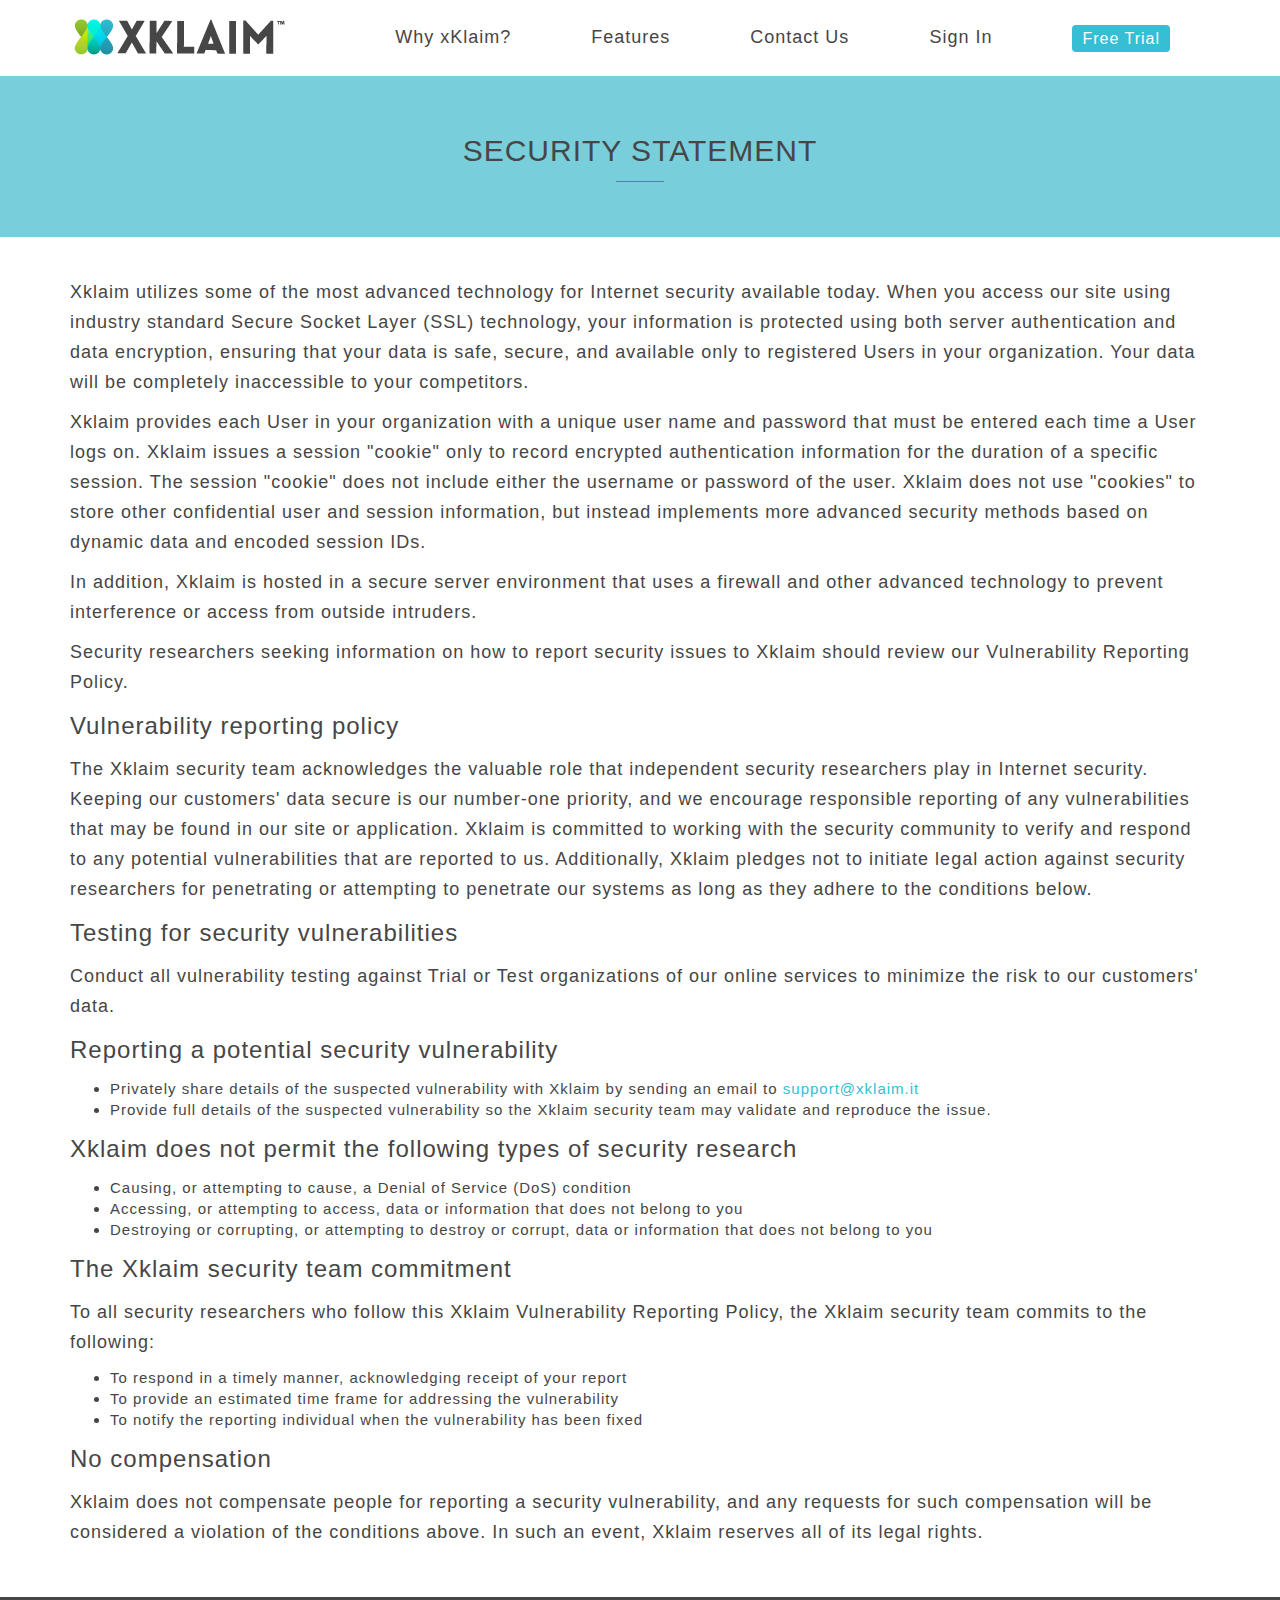
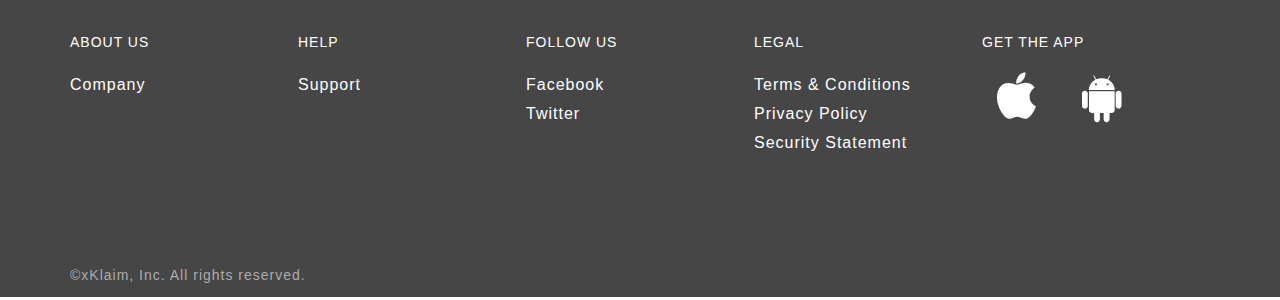
<file: security_statement/index.html>
<!DOCTYPE html>
<html lang="en">
	<head>
		<meta charset="utf-8">
		<title>Security Statement | xKlaim</title>
		<meta name="description" content="Turn followers into shoppers. xKlaim is an easy way to activate and amplify your brand's social media following to drive real-world, in-store sales.">
		<meta name="viewport" content="width=device-width, maximum-scale=1, initial-scale=1, user-scalable=0">
		<meta http-equiv="X-UA-Compatible" content="IE=edge,chrome=1">

		<link href="../css/bootstrap.min.css" rel="stylesheet">
		<link href="../css/font-awesome.min.css" rel="stylesheet">
		<link href="../css/bootstrap-glyphicons.css" rel="stylesheet">
		<link href="../css/styles.css" rel="stylesheet">

		<!--[if lt IE 9]>
		<link href="../css/ie.css" rel="stylesheet">
		<script src="http://html5shim.googlecode.com/svn/trunk/html5.js"></script>
		<![endif]-->

		<script src="../js/modernizr.10409.js"></script>

		<link rel="shortcut icon" href="../ico/favicon.ico">
		<link rel="apple-touch-icon-precomposed" sizes="144x144" href="../ico/apple-touch-icon-144-precomposed.png">
		<link rel="apple-touch-icon-precomposed" sizes="114x114" href="../ico/apple-touch-icon-114-precomposed.png">
		<link rel="apple-touch-icon-precomposed" sizes="72x72" href="../ico/apple-touch-icon-72-precomposed.png">
		<link rel="apple-touch-icon-precomposed" href="../ico/apple-touch-icon-57-precomposed.png">

	</head>

	<body id="company">

		<header id="global" role="banner" class="navbar hidden-xs navbar-fixed-top">
			<div class="container">
				<div class="navbar-header">
					<button data-target=".bs-navbar-collapse" data-toggle="collapse" type="button" class="navbar-toggle">
						<span class="sr-only">Toggle navigation</span>
						<span class="icon-bar"></span>
						<span class="icon-bar"></span>
						<span class="icon-bar"></span>
					</button>
					<a class="navbar-brand hidden-xs" href="../"><img id="brand" src="../img/brand.png" width="211" height="36" /></a>
				</div>
				<nav id="main" role="navigation" class="collapse navbar-collapse bs-navbar-collapse">
					<ul class="nav navbar-nav navbar-right">
						<li><a href="../why.html">Why xKlaim?</a></li>
						<li><a href="../features.html">Features</a></li>
						<li><a href="../index.html#contact">Contact Us</a></li>
						<li><a href="/portfolio/xklaim_enterprise/#/home">Sign In</a></li>
						<li><a href="../trial/" class="label label-primary">Free Trial</a></li>
					</ul>
					<ul class="nav hidden-xs hidden-sm hidden-md hidden-lg" id="scrollNav">
						<li class="social-nation"><a href="#social-nation">SOCIAL NATION</a></li>
						<li class="prize"><a href="#prize">THE $1.4 TRILLION PRIZE</a></li>
						<li class="opportunity"><a href="#opportunity">WINDOW OF OPPORTUNITY</a></li>
						<li class="activation"><a href="#activation">SOCIAL ACTIVATION</a></li>
						<li class="take-action"><a href="#take-action">TAKE ACTION</a></li>
					</ul>
				</nav>
			</div>
		</header>

		<header id="mobile" role="banner" class="navbar navbar-static-top hidden-sm hidden-md hidden-lg">
			<div class="container">
				<div class="navbar-header">
					<button data-target=".bs-navbar-collapse" data-toggle="collapse" type="button" class="navbar-toggle">
						<span class="sr-only">Toggle navigation</span>
						<span class="icon-bar"></span>
						<span class="icon-bar"></span>
						<span class="icon-bar"></span>
					</button>
					<a class="navbar-brand hidden-sm hidden-md hidden-lg" href="../"><img id="brand-mobile" src="../img/brand-mobile.png" width="128" height="21" /></a>
				</div>
				<nav role="navigation" class="collapse navbar-collapse bs-navbar-collapse">
					<ul class="nav navbar-nav navbar-right">
						<li><a href="../why.html">Why xKlaim?</a></li>
						<li><a href="../features.html">Features</a></li>
						<li><a href="../index.html#contact">Contact Us</a></li>
						<li><a href="../trial/" class="label label-primary">Free Trial</a></li>
					</ul>
				</nav>
			</div>
		</header>

		<section id="content" class="clearfix">

			<section id="heading">
				<div class="container">
					<div class="row">
						<div class="col-sm-12">
							<h1>SECURITY STATEMENT</h1>
							<span class="line center"></span>
						</div>
					</div>
				</div>
			</section>

			<section id="policy">
				<div class="container">
					<div class="row">
						<div class="col-sm-12">
							<p>Xklaim utilizes some of the most advanced technology for Internet security available today. When you access our site using industry standard Secure Socket Layer (SSL) technology, your information is protected using both server authentication and data encryption, ensuring that your data is safe, secure, and available only to registered Users in your organization. Your data will be completely inaccessible to your competitors.</p>
							<p>Xklaim provides each User in your organization with a unique user name and password that must be entered each time a User logs on. Xklaim issues a session "cookie" only to record encrypted authentication information for the duration of a specific session. The session "cookie" does not include either the username or password of the user. Xklaim does not use "cookies" to store other confidential user and session information, but instead implements more advanced security methods based on dynamic data and encoded session IDs.</p>
							<p>In addition, Xklaim is hosted in a secure server environment that uses a firewall and other advanced technology to prevent interference or access from outside intruders.</p>
							<p>Security researchers seeking information on how to report security issues to Xklaim should review our Vulnerability Reporting Policy.</p>

							<h2>Vulnerability reporting policy</h2>
							<p>The Xklaim security team acknowledges the valuable role that independent security researchers play in Internet security. Keeping our customers' data secure is our number-one priority, and we encourage responsible reporting of any vulnerabilities that may be found in our site or application. Xklaim is committed to working with the security community to verify and respond to any potential vulnerabilities that are reported to us. Additionally, Xklaim pledges not to initiate legal action against security researchers for penetrating or attempting to penetrate our systems as long as they adhere to the conditions below.</p>

							<h2>Testing for security vulnerabilities</h2>
							<p>Conduct all vulnerability testing against Trial or Test organizations of our online services to minimize the risk to our customers' data.</p>

							<h2>Reporting a potential security vulnerability</h2>
							<ul>
								<li>Privately share details of the suspected vulnerability with Xklaim by sending an email to <a href="mailto:support@xklaim.it">support@xklaim.it</a></li>
								<li>Provide full details of the suspected vulnerability so the Xklaim security team may validate and reproduce the issue.</li>
							</ul>

							<h2>Xklaim does not permit the following types of security research</h2>
							<ul>
								<li>Causing, or attempting to cause, a Denial of Service (DoS) condition</li>
								<li>Accessing, or attempting to access, data or information that does not belong to you</li>
								<li>Destroying or corrupting, or attempting to destroy or corrupt, data or information that does not belong to you</li>
							</ul>

							<h2>The Xklaim security team commitment</h2>
							<p>To all security researchers who follow this Xklaim Vulnerability Reporting Policy, the Xklaim security team commits to the following:</p>
							<ul>
								<li>To respond in a timely manner, acknowledging receipt of your report</li>
								<li>To provide an estimated time frame for addressing the vulnerability</li>
								<li>To notify the reporting individual when the vulnerability has been fixed</li>
							</ul>

							<h2>No compensation</h2>
							<p>Xklaim does not compensate people for reporting a security vulnerability, and any requests for such compensation will be considered a violation of the conditions above. In such an event, Xklaim reserves all of its legal rights.</p>
						</div>
					</div>
				</div>
			</section>

		</section>

		<footer id="footer">
			<div class="container">
				<div class="row">
					<div class="col-sm-12">
						<ul class="about">
							<li>ABOUT US</li>
							<li><a href="../about/">Company</a></li>
						</ul>
						<ul class="company">
							<li>HELP</li>
							<li><a href="../support/">Support</a></li>
						</ul>
						<ul class="follow">
							<li>FOLLOW US</li>
							<li><a href="https://www.facebook.com/XKLAIMIT">Facebook</a></li>
							<li><a href="https://twitter.com/XKLAIMIT">Twitter</a></li>
						</ul>
						<ul class="legal">
							<li>LEGAL</li>
							<li><a href="../tou/">Terms &amp; Conditions</a></li>
							<li><a href="../privacy/">Privacy Policy</a></li>
							<li><a href="../security_statement/">Security Statement</a></li>
						</ul>
						<ul class="app">
							<li>GET THE APP</li>
							<li><a href="https://itunes.apple.com/us/app/okd/id625677744?mt=8"><i class="fa fa-apple"></i></a></li>
							<li><a href=""><i class="fa fa-android"></i></a></li>
						</ul>
					</div>
				</div>
				<div class="row">
					<div class="col-sm-12">
						<p>&copy;xKlaim, Inc. All rights reserved.</p>
					</div>
				</div>
			</div>
		</footer>

		<script src="http://ajax.googleapis.com/ajax/libs/jquery/1.10.2/jquery.min.js"></script>
		<script>window.jQuery || document.write('<script src="../js/jquery-1.10.2.min.js"><\/script>')</script>
		<script src="../js/bootstrap.min.js"></script>
		<script src="../js/retina.js"></script>
		<script src="../js/scroll-events-int.js"></script>
	</body>
</html>
</file>
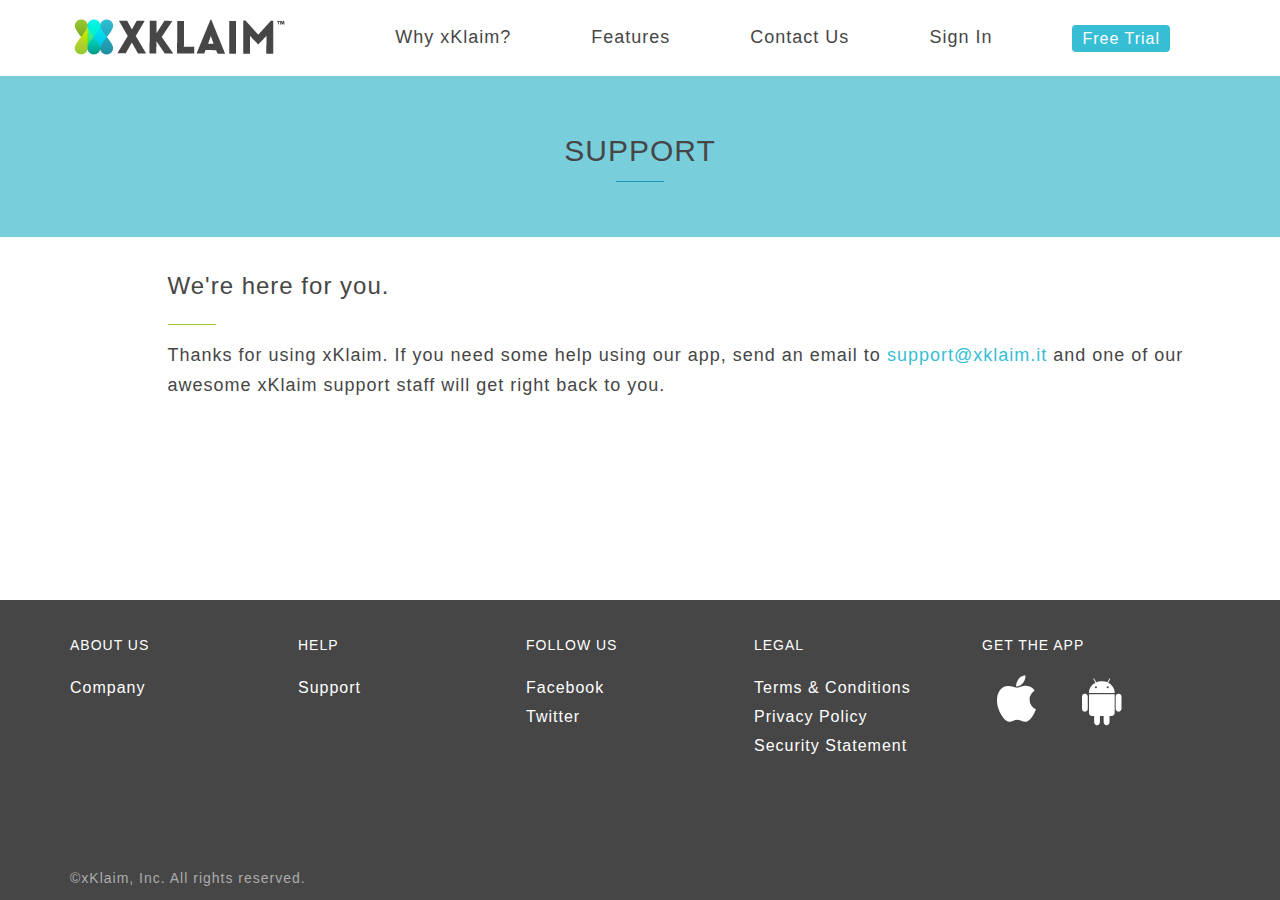
<file: support/index.html>
<!DOCTYPE html>
<html lang="en">
	<head>
		<meta charset="utf-8">
		<title>Support | xKlaim</title>
		<meta name="description" content="Turn followers into shoppers. xKlaim is an easy way to activate and amplify your brand's social media following to drive real-world, in-store sales.">
		<meta name="viewport" content="width=device-width, maximum-scale=1, initial-scale=1, user-scalable=0">
		<meta http-equiv="X-UA-Compatible" content="IE=edge,chrome=1">

		<link href="../css/bootstrap.min.css" rel="stylesheet">
		<link href="../css/font-awesome.min.css" rel="stylesheet">
		<link href="../css/bootstrap-glyphicons.css" rel="stylesheet">
		<link href="../css/styles.css" rel="stylesheet">

		<!--[if lt IE 9]>
		<link href="../css/ie.css" rel="stylesheet">
		<script src="http://html5shim.googlecode.com/svn/trunk/html5.js"></script>
		<![endif]-->

		<script src="../js/modernizr.10409.js"></script>

		<link rel="shortcut icon" href="../ico/favicon.ico">
		<link rel="apple-touch-icon-precomposed" sizes="144x144" href="../ico/apple-touch-icon-144-precomposed.png">
		<link rel="apple-touch-icon-precomposed" sizes="114x114" href="../ico/apple-touch-icon-114-precomposed.png">
		<link rel="apple-touch-icon-precomposed" sizes="72x72" href="../ico/apple-touch-icon-72-precomposed.png">
		<link rel="apple-touch-icon-precomposed" href="../ico/apple-touch-icon-57-precomposed.png">

	</head>

	<body id="company">

		<header id="global" role="banner" class="navbar hidden-xs navbar-fixed-top">
			<div class="container">
				<div class="navbar-header">
					<button data-target=".bs-navbar-collapse" data-toggle="collapse" type="button" class="navbar-toggle">
						<span class="sr-only">Toggle navigation</span>
						<span class="icon-bar"></span>
						<span class="icon-bar"></span>
						<span class="icon-bar"></span>
					</button>
					<a class="navbar-brand hidden-xs" href="../"><img id="brand" src="../img/brand.png" width="211" height="36" /></a>
				</div>
				<nav id="main" role="navigation" class="collapse navbar-collapse bs-navbar-collapse">
					<ul class="nav navbar-nav navbar-right">
						<li><a href="../why.html">Why xKlaim?</a></li>
						<li><a href="../features.html">Features</a></li>
						<li><a href="../index.html#contact">Contact Us</a></li>
						<li><a href="/portfolio/xklaim_enterprise/#/home">Sign In</a></li>
						<li><a href="../trial/" class="label label-primary">Free Trial</a></li>
					</ul>
					<ul class="nav hidden-xs hidden-sm hidden-md hidden-lg" id="scrollNav">
						<li class="social-nation"><a href="#social-nation">SOCIAL NATION</a></li>
						<li class="prize"><a href="#prize">THE $1.4 TRILLION PRIZE</a></li>
						<li class="opportunity"><a href="#opportunity">WINDOW OF OPPORTUNITY</a></li>
						<li class="activation"><a href="#activation">SOCIAL ACTIVATION</a></li>
						<li class="take-action"><a href="#take-action">TAKE ACTION</a></li>
					</ul>
				</nav>
			</div>
		</header>

		<header id="mobile" role="banner" class="navbar navbar-static-top hidden-sm hidden-md hidden-lg">
			<div class="container">
				<div class="navbar-header">
					<button data-target=".bs-navbar-collapse" data-toggle="collapse" type="button" class="navbar-toggle">
						<span class="sr-only">Toggle navigation</span>
						<span class="icon-bar"></span>
						<span class="icon-bar"></span>
						<span class="icon-bar"></span>
					</button>
					<a class="navbar-brand hidden-sm hidden-md hidden-lg" href="../"><img id="brand-mobile" src="../img/brand-mobile.png" width="128" height="21" /></a>
				</div>
				<nav role="navigation" class="collapse navbar-collapse bs-navbar-collapse">
					<ul class="nav navbar-nav navbar-right">
						<li><a href="../why.html">Why xKlaim?</a></li>
						<li><a href="../features.html">Features</a></li>
						<li><a href="../index.html#contact">Contact Us</a></li>
						<li><a href="../trial/" class="label label-primary">Free Trial</a></li>
					</ul>
				</nav>
			</div>
		</header>

		<section id="content" class="clearfix">

			<section id="heading">
				<div class="container">
					<div class="row">
						<div class="col-sm-12">
							<h1>SUPPORT</h1>
							<span class="line center"></span>
						</div>
					</div>
				</div>
			</section>

			<section id="policy" class="max-height">
				<div class="container">
					<div class="row">
						<div class="col-sm-1"></div>
						<div class="col-sm-11">
							<h2>We're here for you.</h2>
							<span class="line"></span>
							<p>Thanks for using xKlaim. If you need some help using our app, send an email to <a href="mailto:support@xklaim.it">support@xklaim.it</a> and one of our awesome xKlaim support staff will get right back to you.</p>
						</div>
						<div class="col-sm-2"></div>
					</div>
				</div>
			</section>

		</section>

		<footer id="footer" class="fixed">
			<div class="container">
				<div class="row">
					<div class="col-sm-12">
						<ul class="about">
							<li>ABOUT US</li>
							<li><a href="../about/">Company</a></li>
						</ul>
						<ul class="company">
							<li>HELP</li>
							<li><a href="../support/">Support</a></li>
						</ul>
						<ul class="follow">
							<li>FOLLOW US</li>
							<li><a href="https://www.facebook.com/XKLAIMIT">Facebook</a></li>
							<li><a href="https://twitter.com/XKLAIMIT">Twitter</a></li>
						</ul>
						<ul class="legal">
							<li>LEGAL</li>
							<li><a href="../tou/">Terms &amp; Conditions</a></li>
							<li><a href="../privacy/">Privacy Policy</a></li>
							<li><a href="../security_statement/">Security Statement</a></li>
						</ul>
						<ul class="app">
							<li>GET THE APP</li>
							<li><a href="https://itunes.apple.com/us/app/okd/id625677744?mt=8"><i class="fa fa-apple"></i></a></li>
							<li><a href=""><i class="fa fa-android"></i></a></li>
						</ul>
					</div>
				</div>
				<div class="row">
					<div class="col-sm-12">
						<p>&copy;xKlaim, Inc. All rights reserved.</p>
					</div>
				</div>
			</div>
		</footer>

		<script src="http://ajax.googleapis.com/ajax/libs/jquery/1.10.2/jquery.min.js"></script>
		<script>window.jQuery || document.write('<script src="../js/jquery-1.10.2.min.js"><\/script>')</script>
		<script src="../js/bootstrap.min.js"></script>
		<script src="../js/retina.js"></script>
		<script src="../js/scroll-events-int.js"></script>
	</body>
</html>
</file>
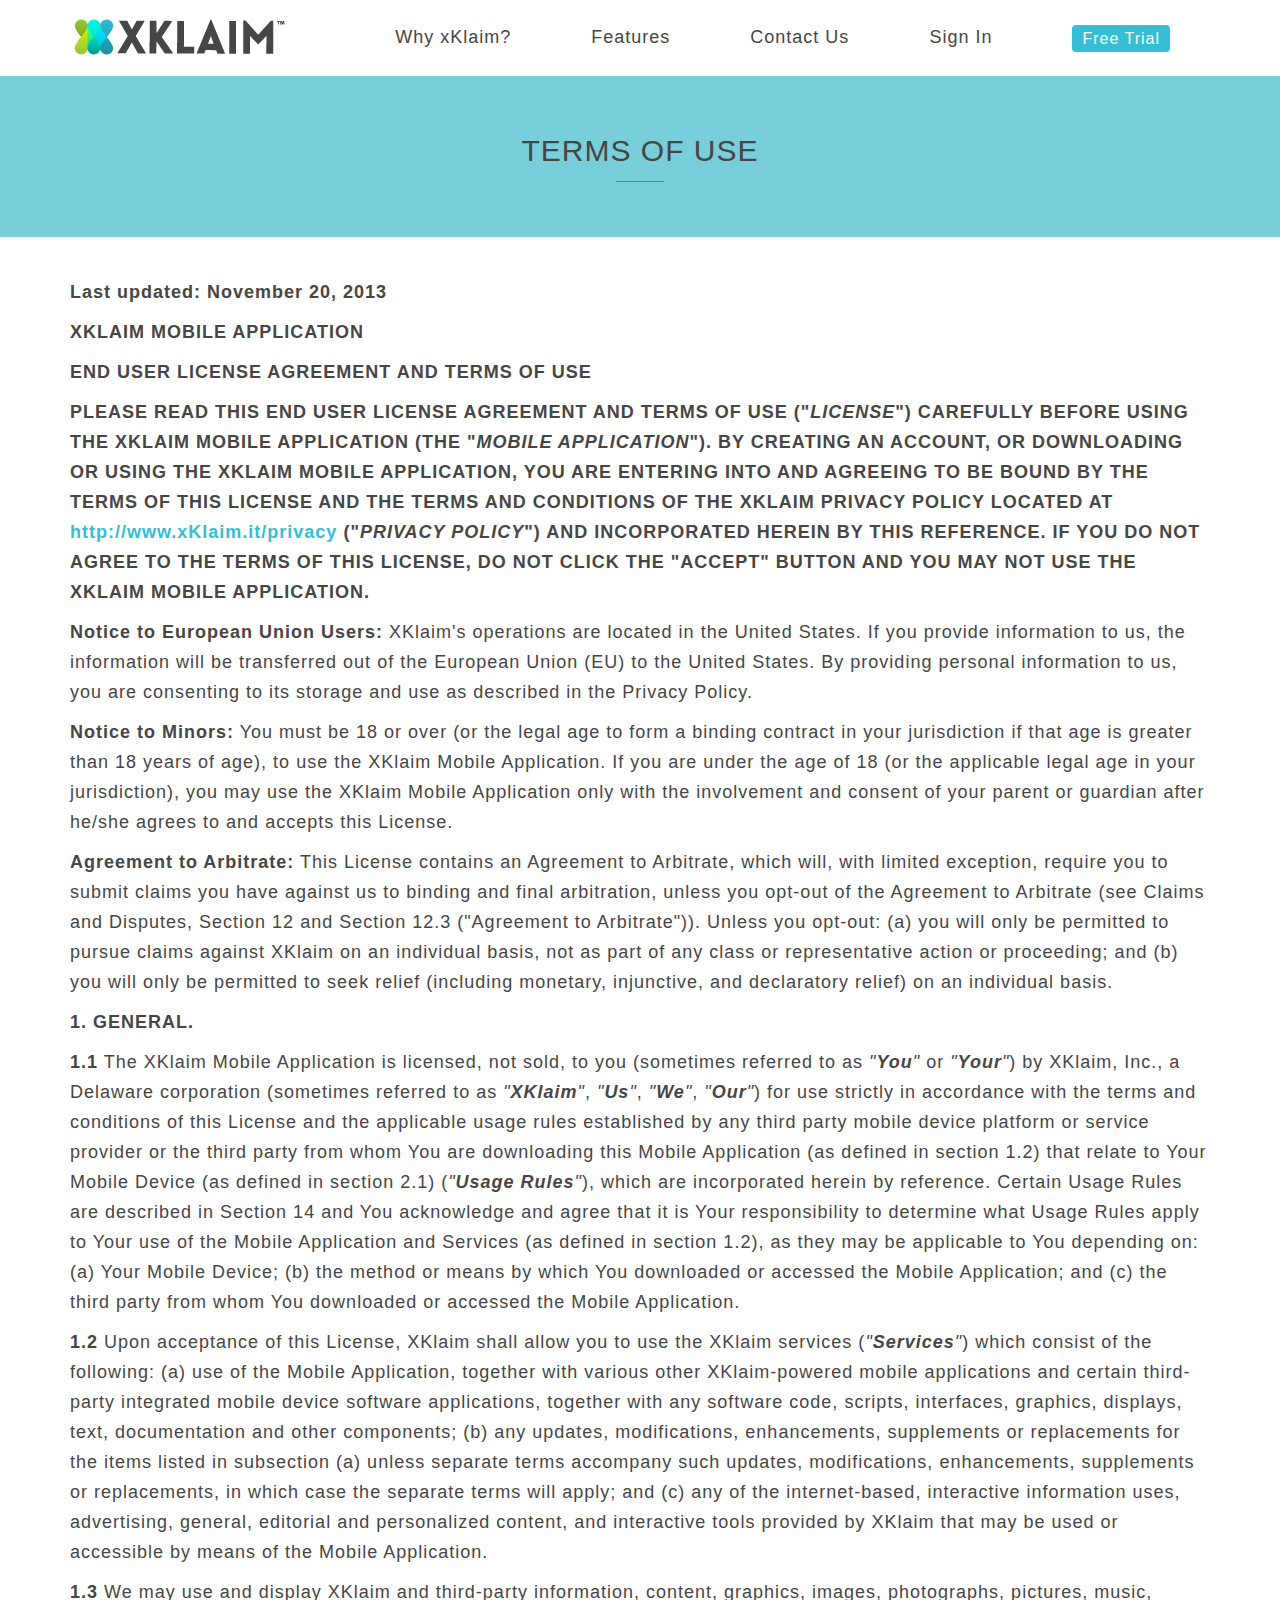
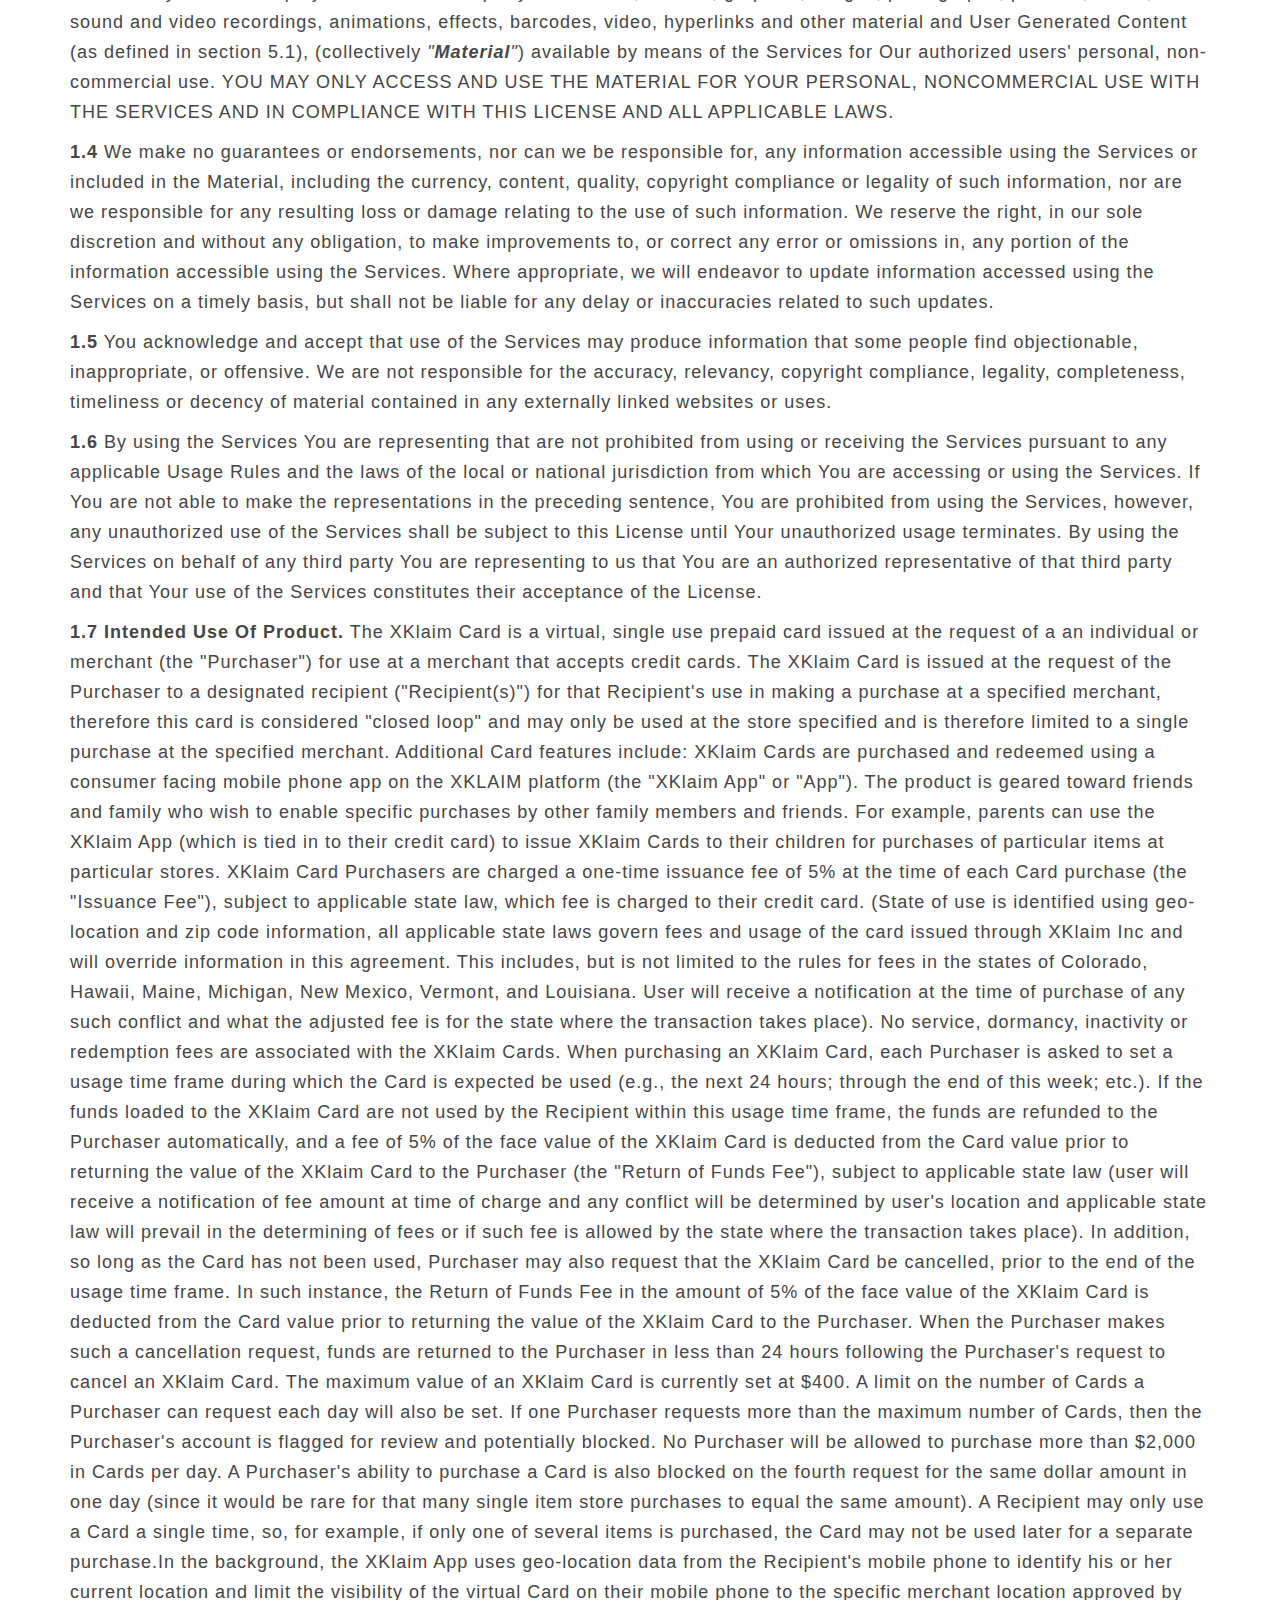
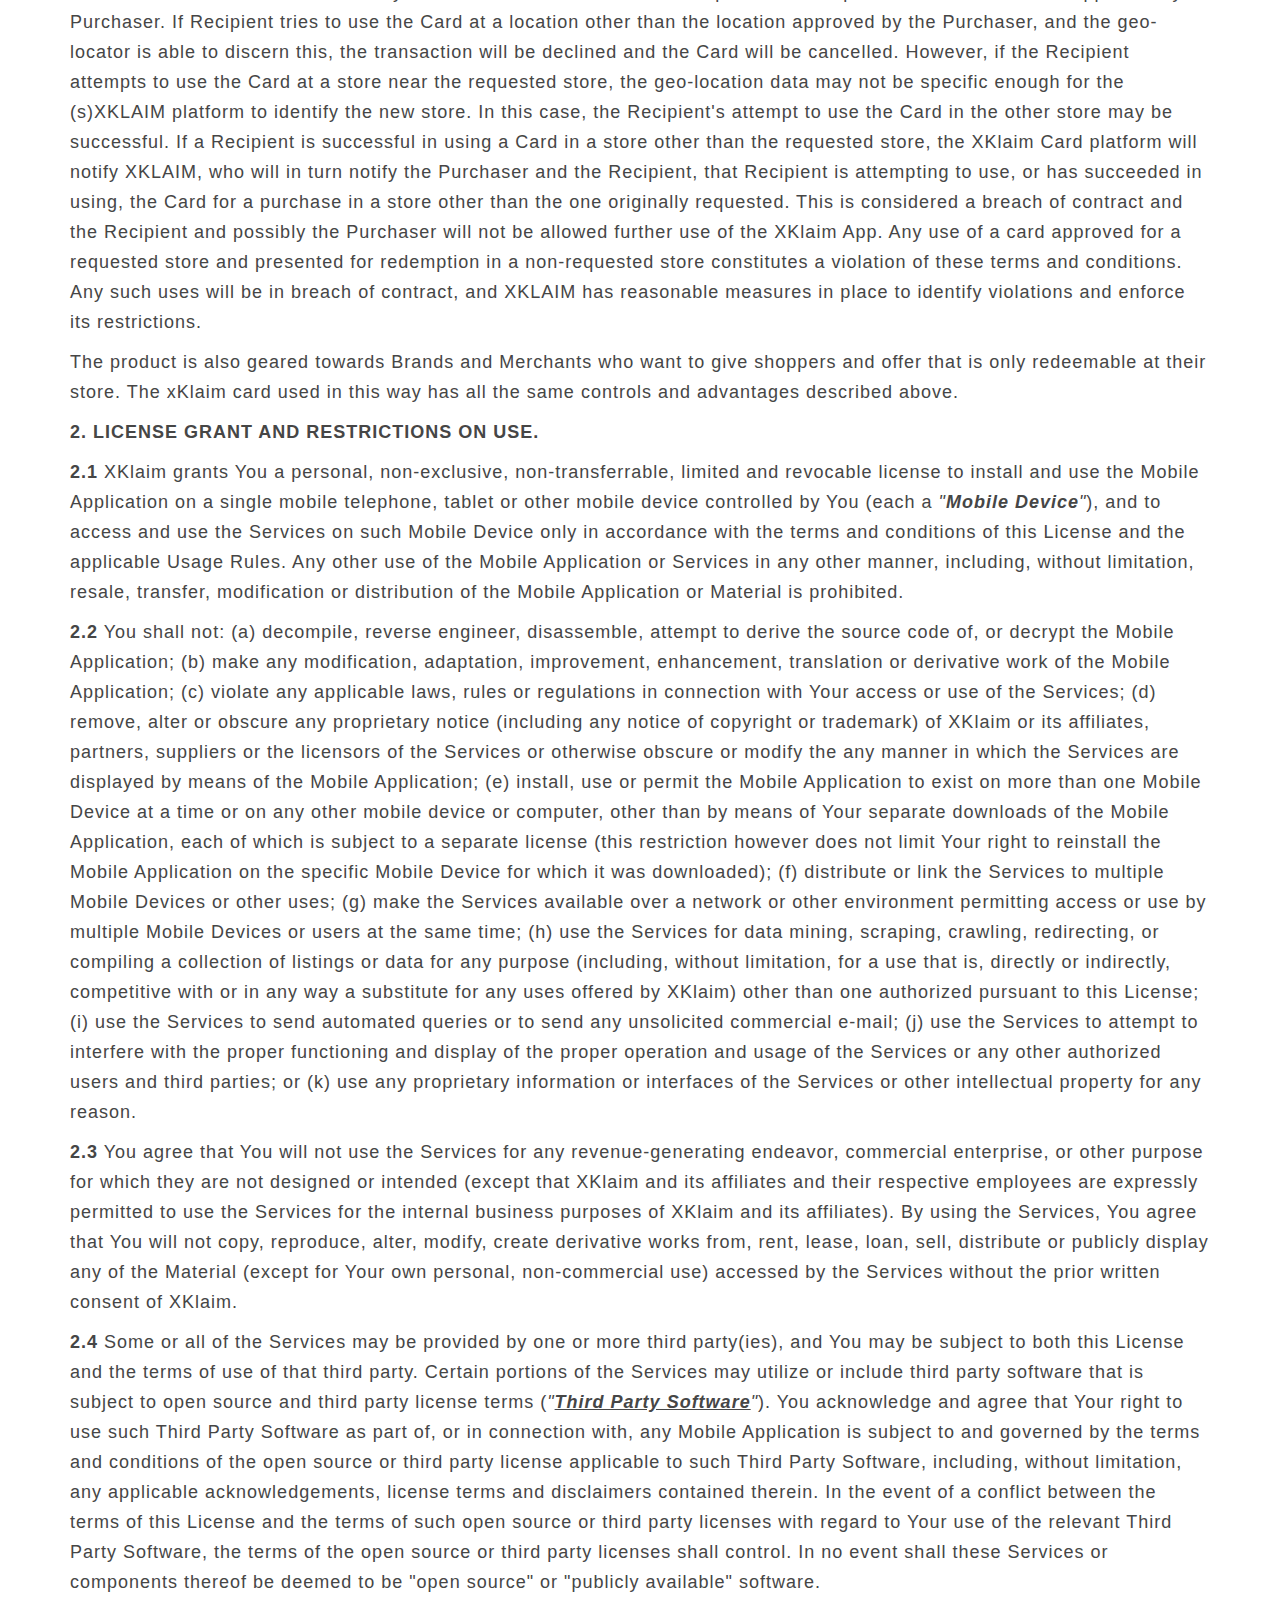
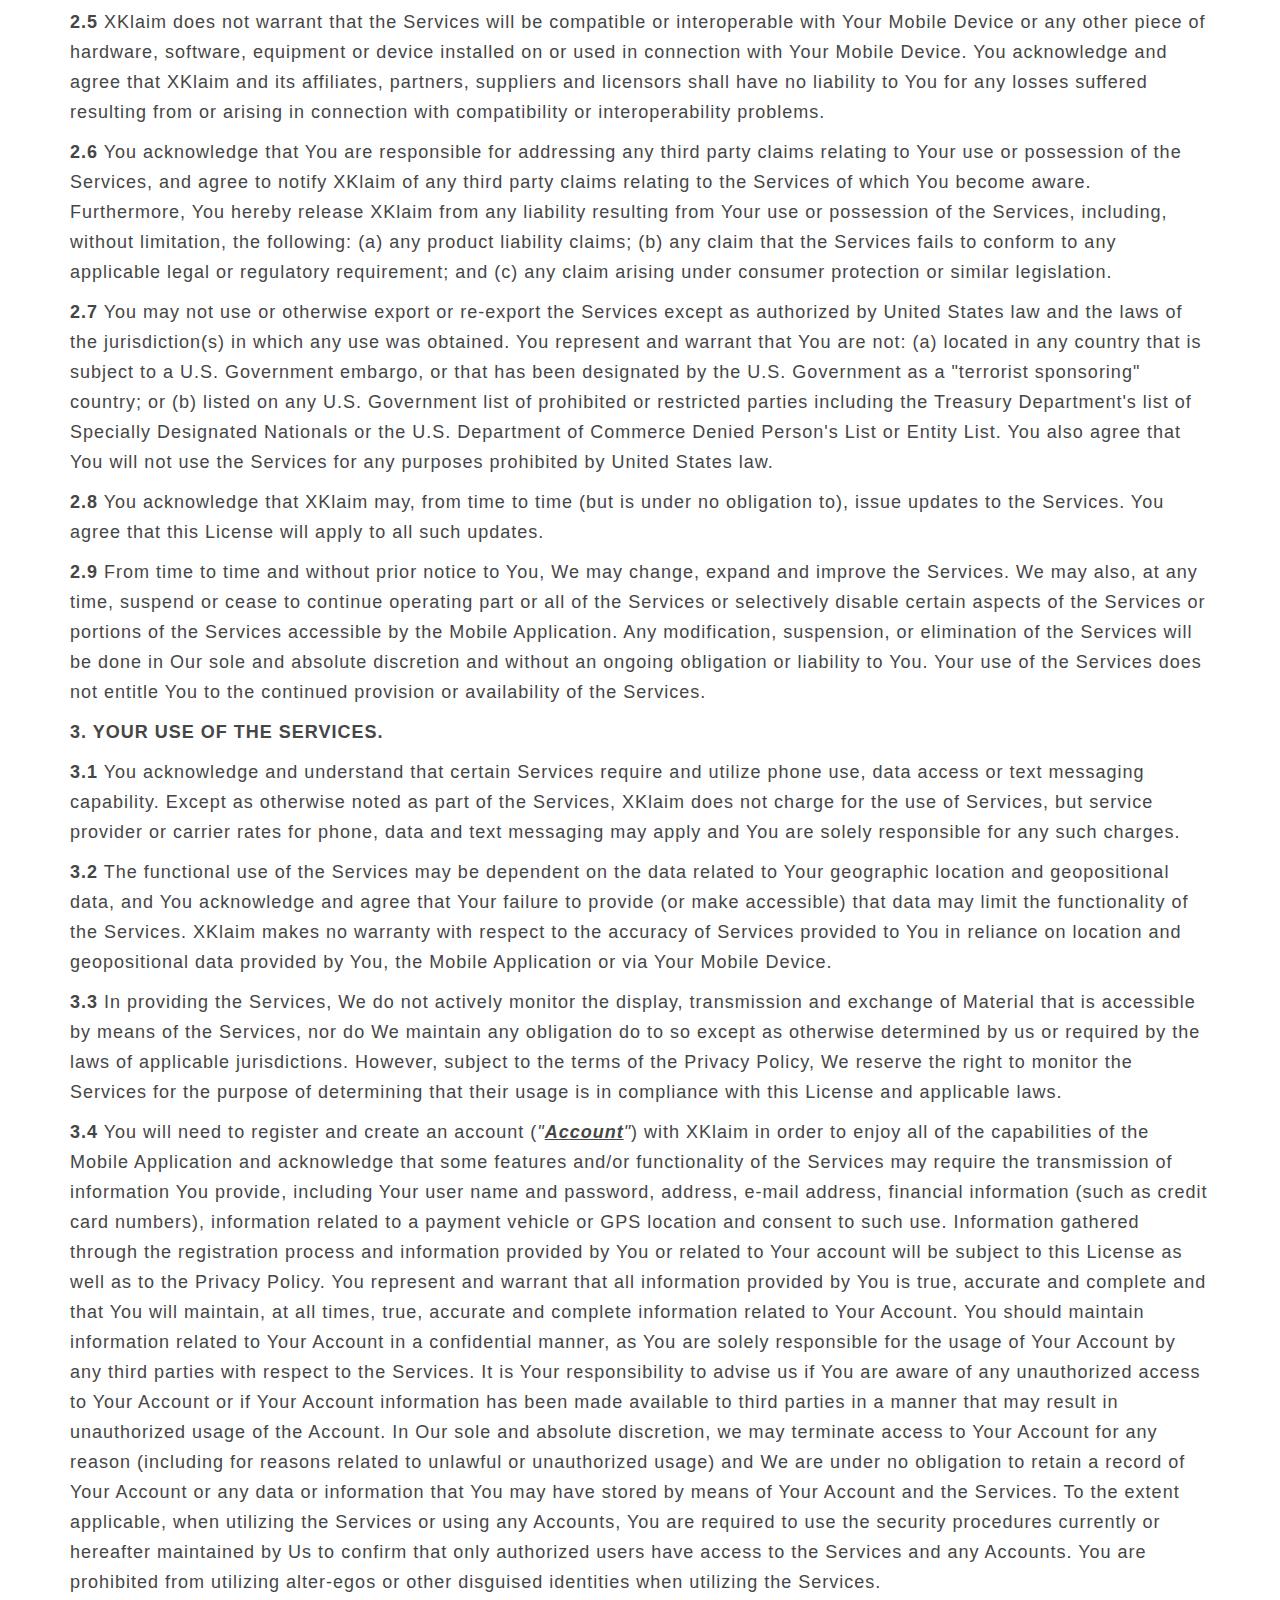
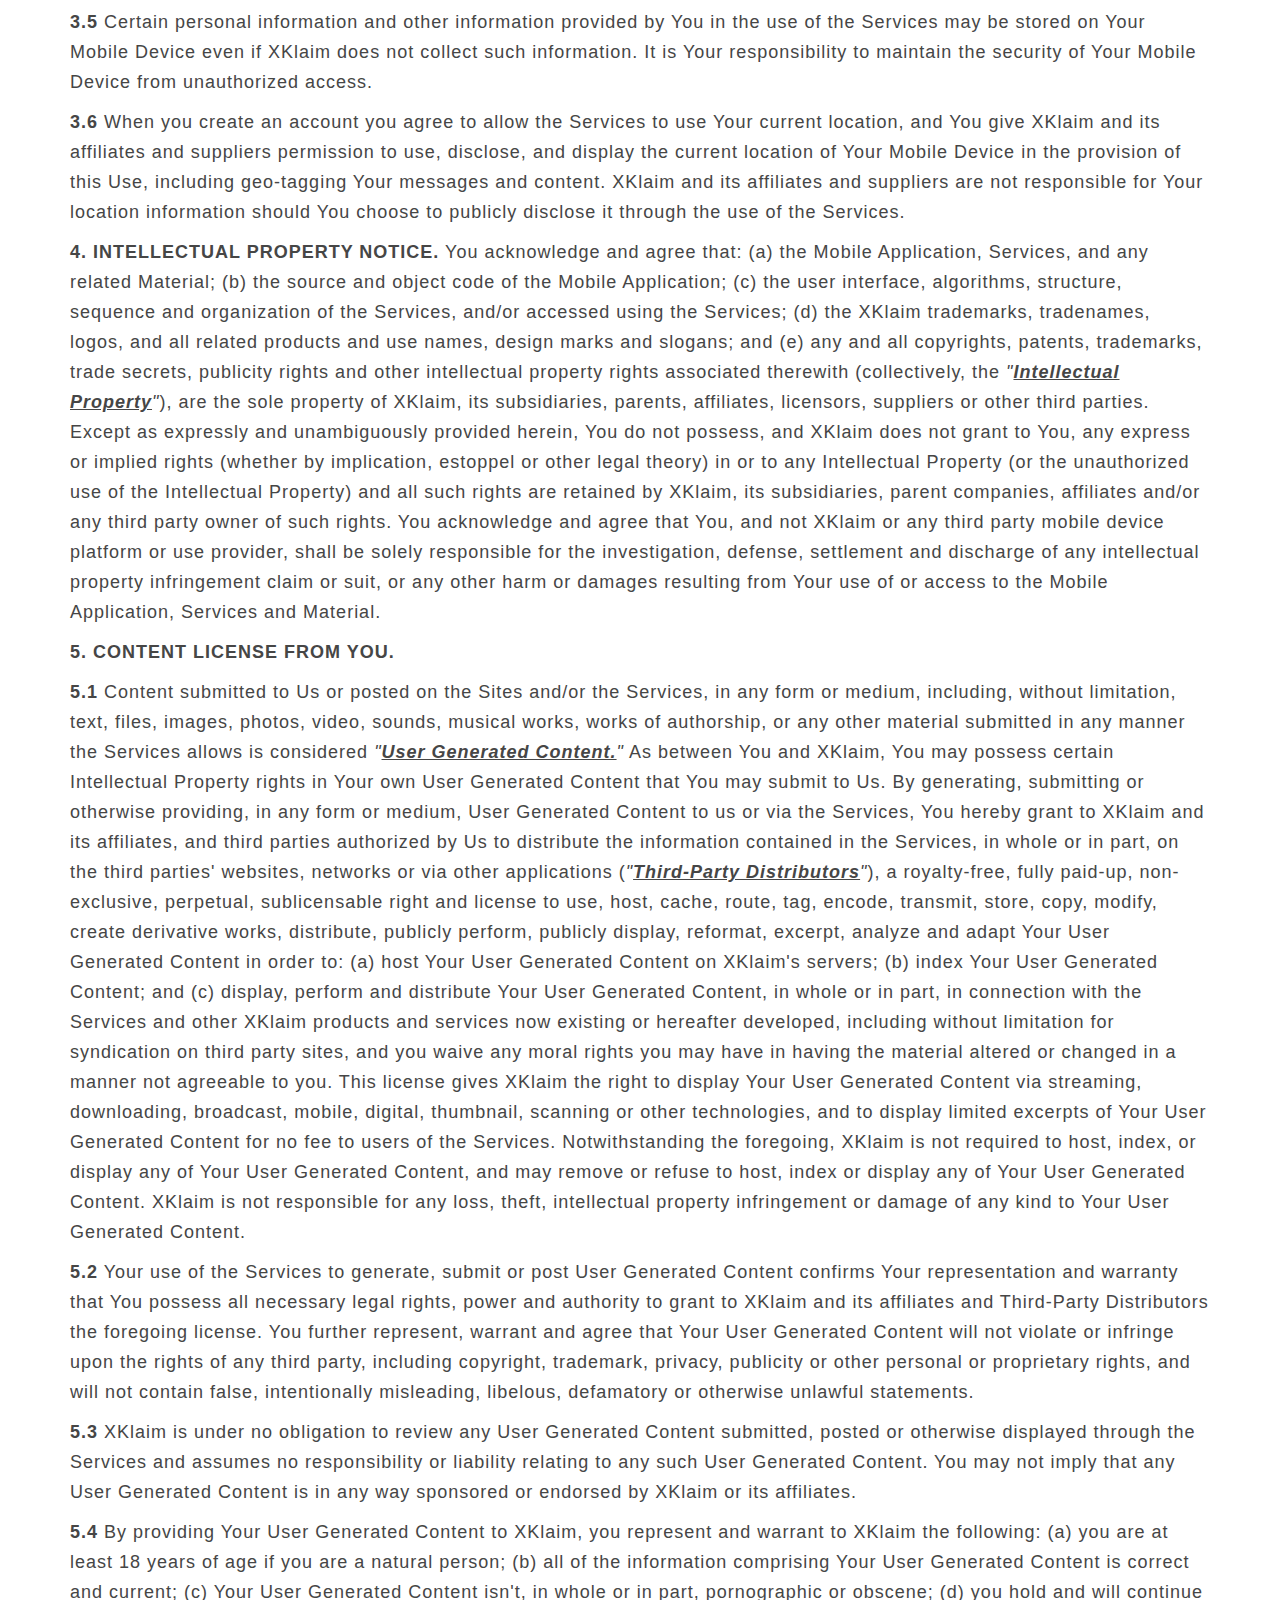
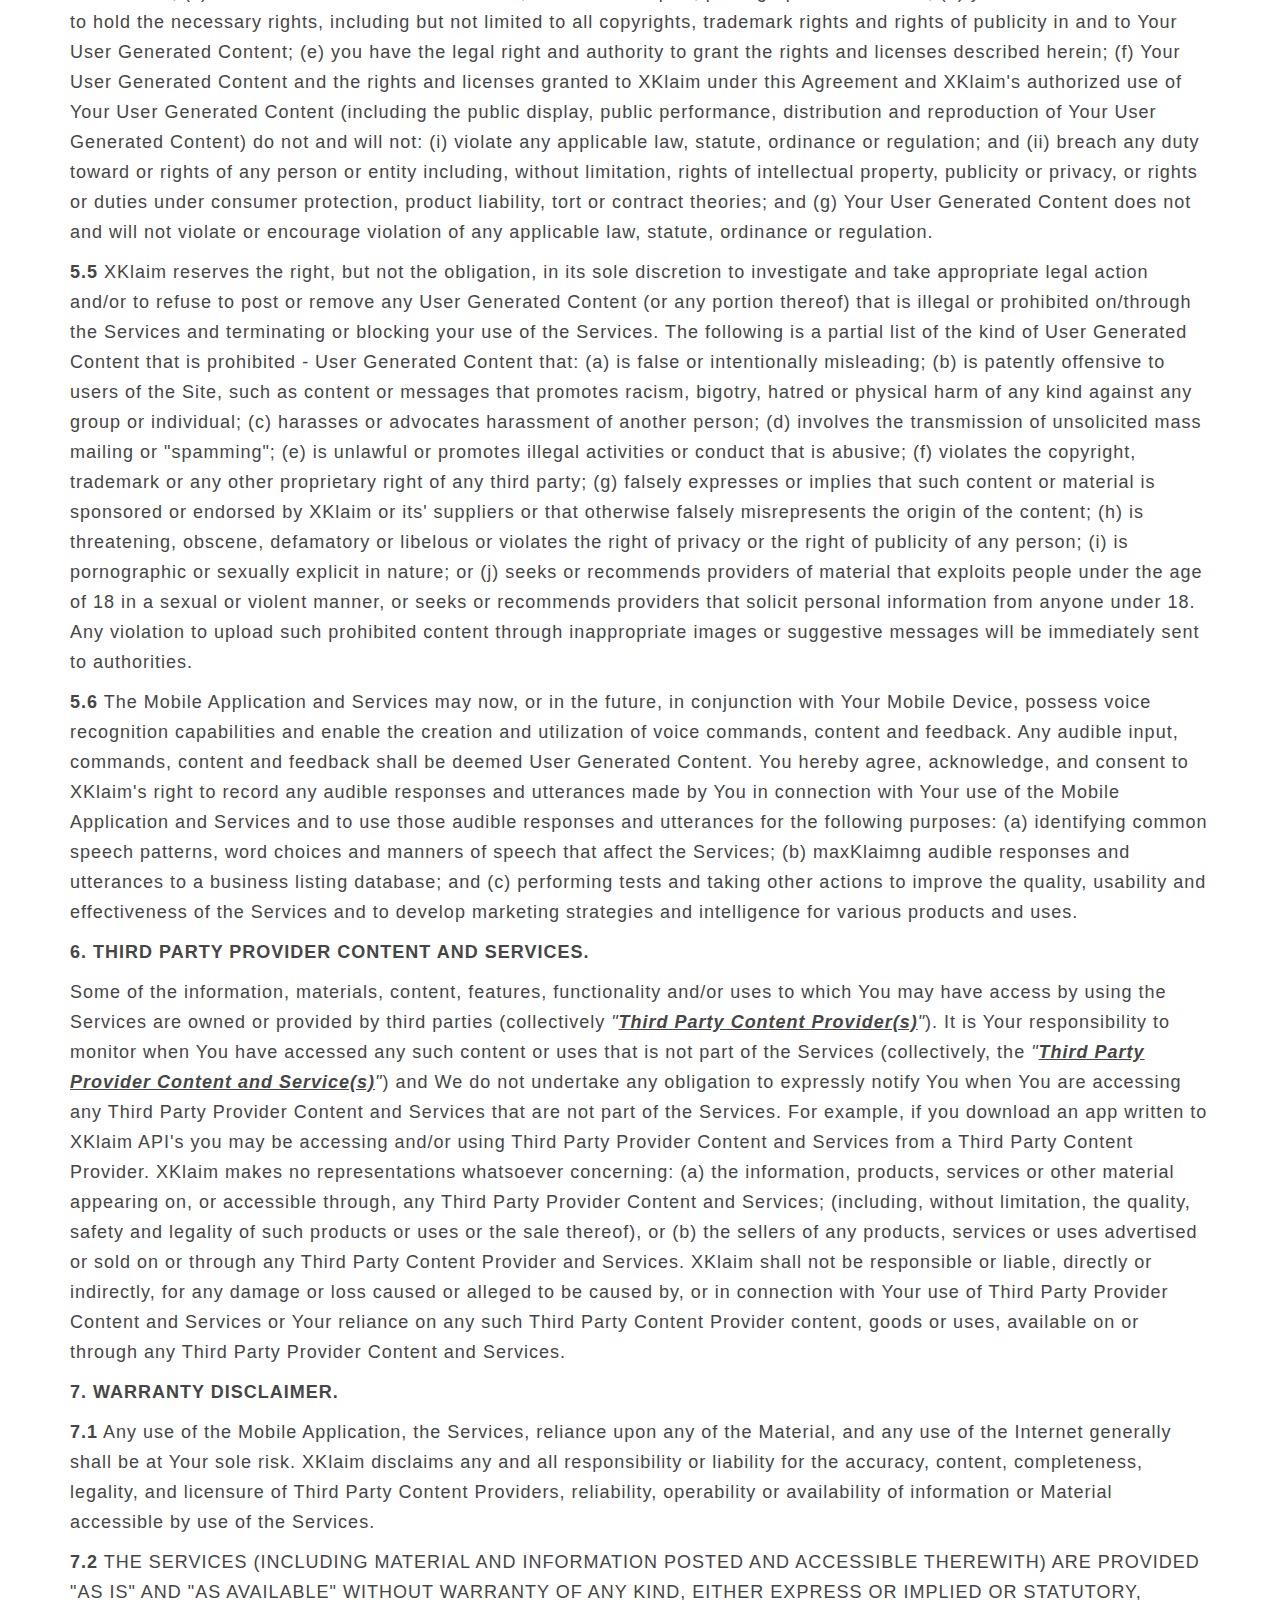
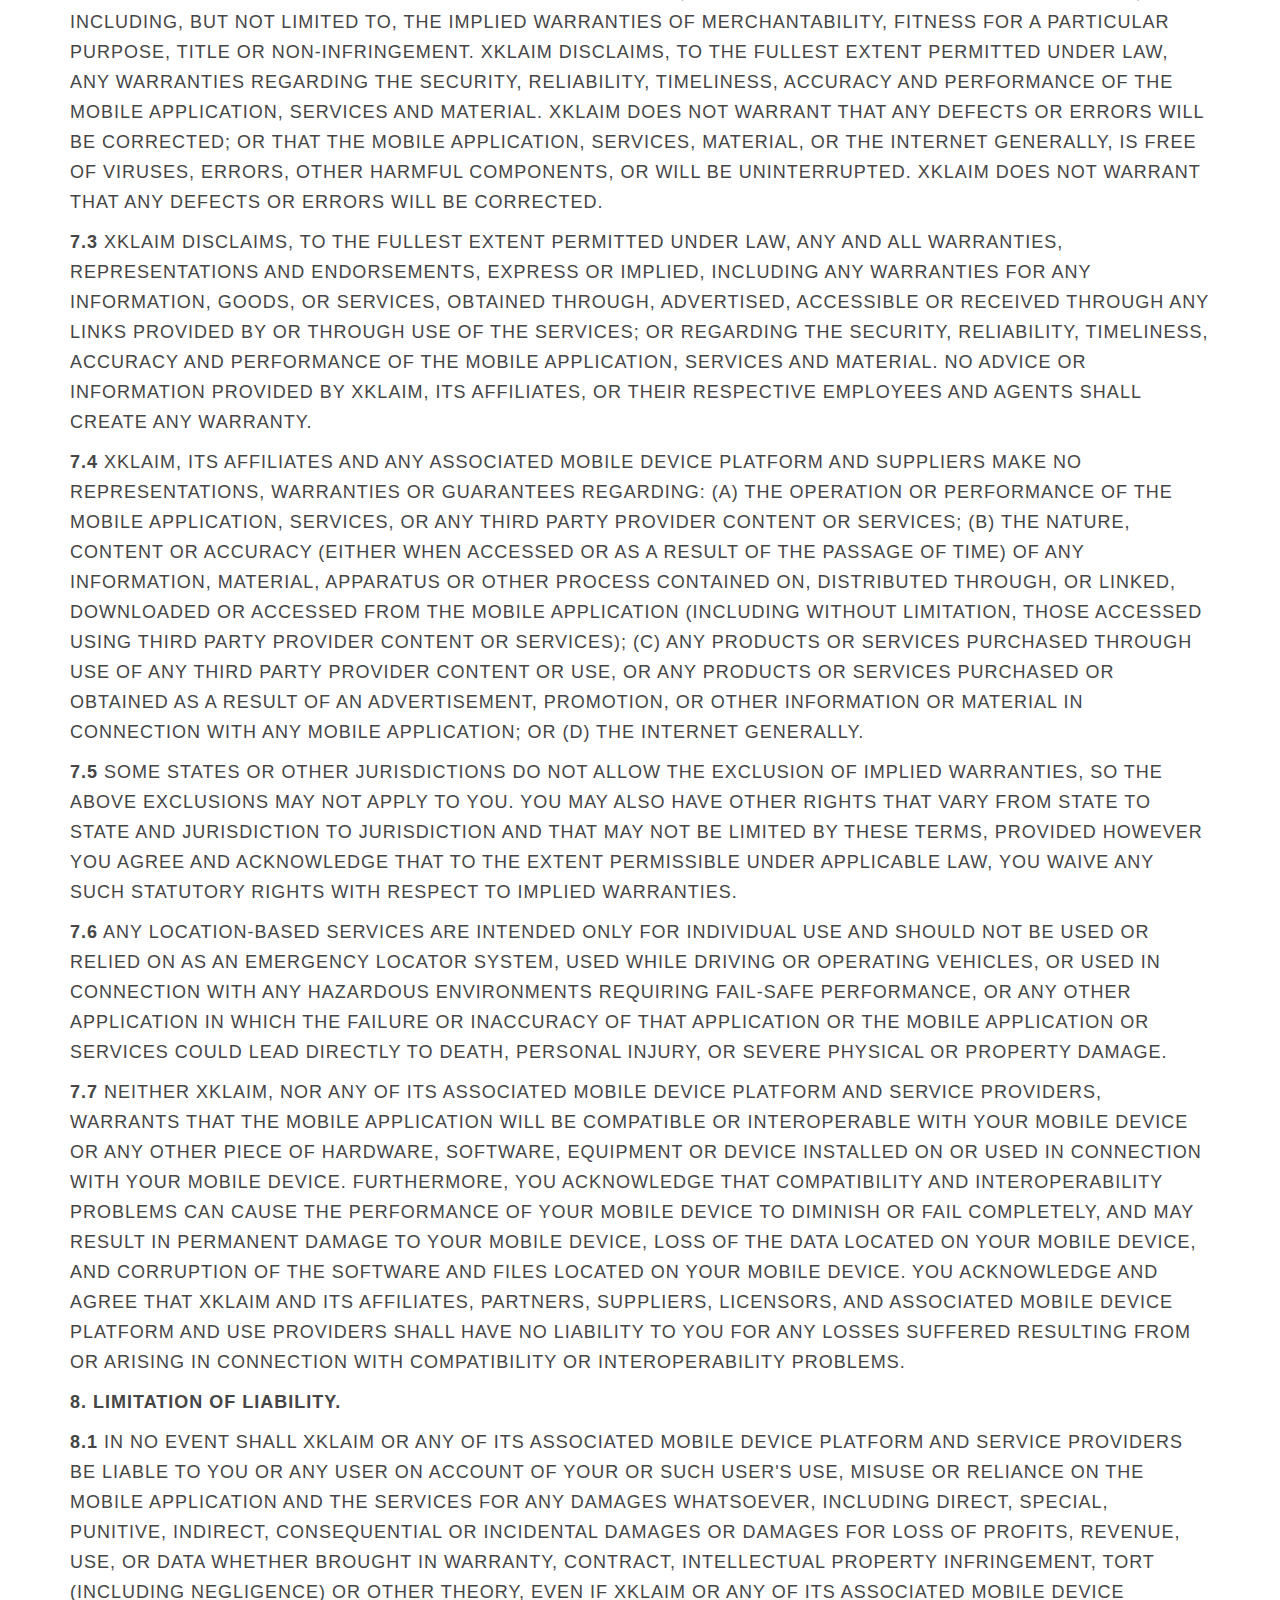
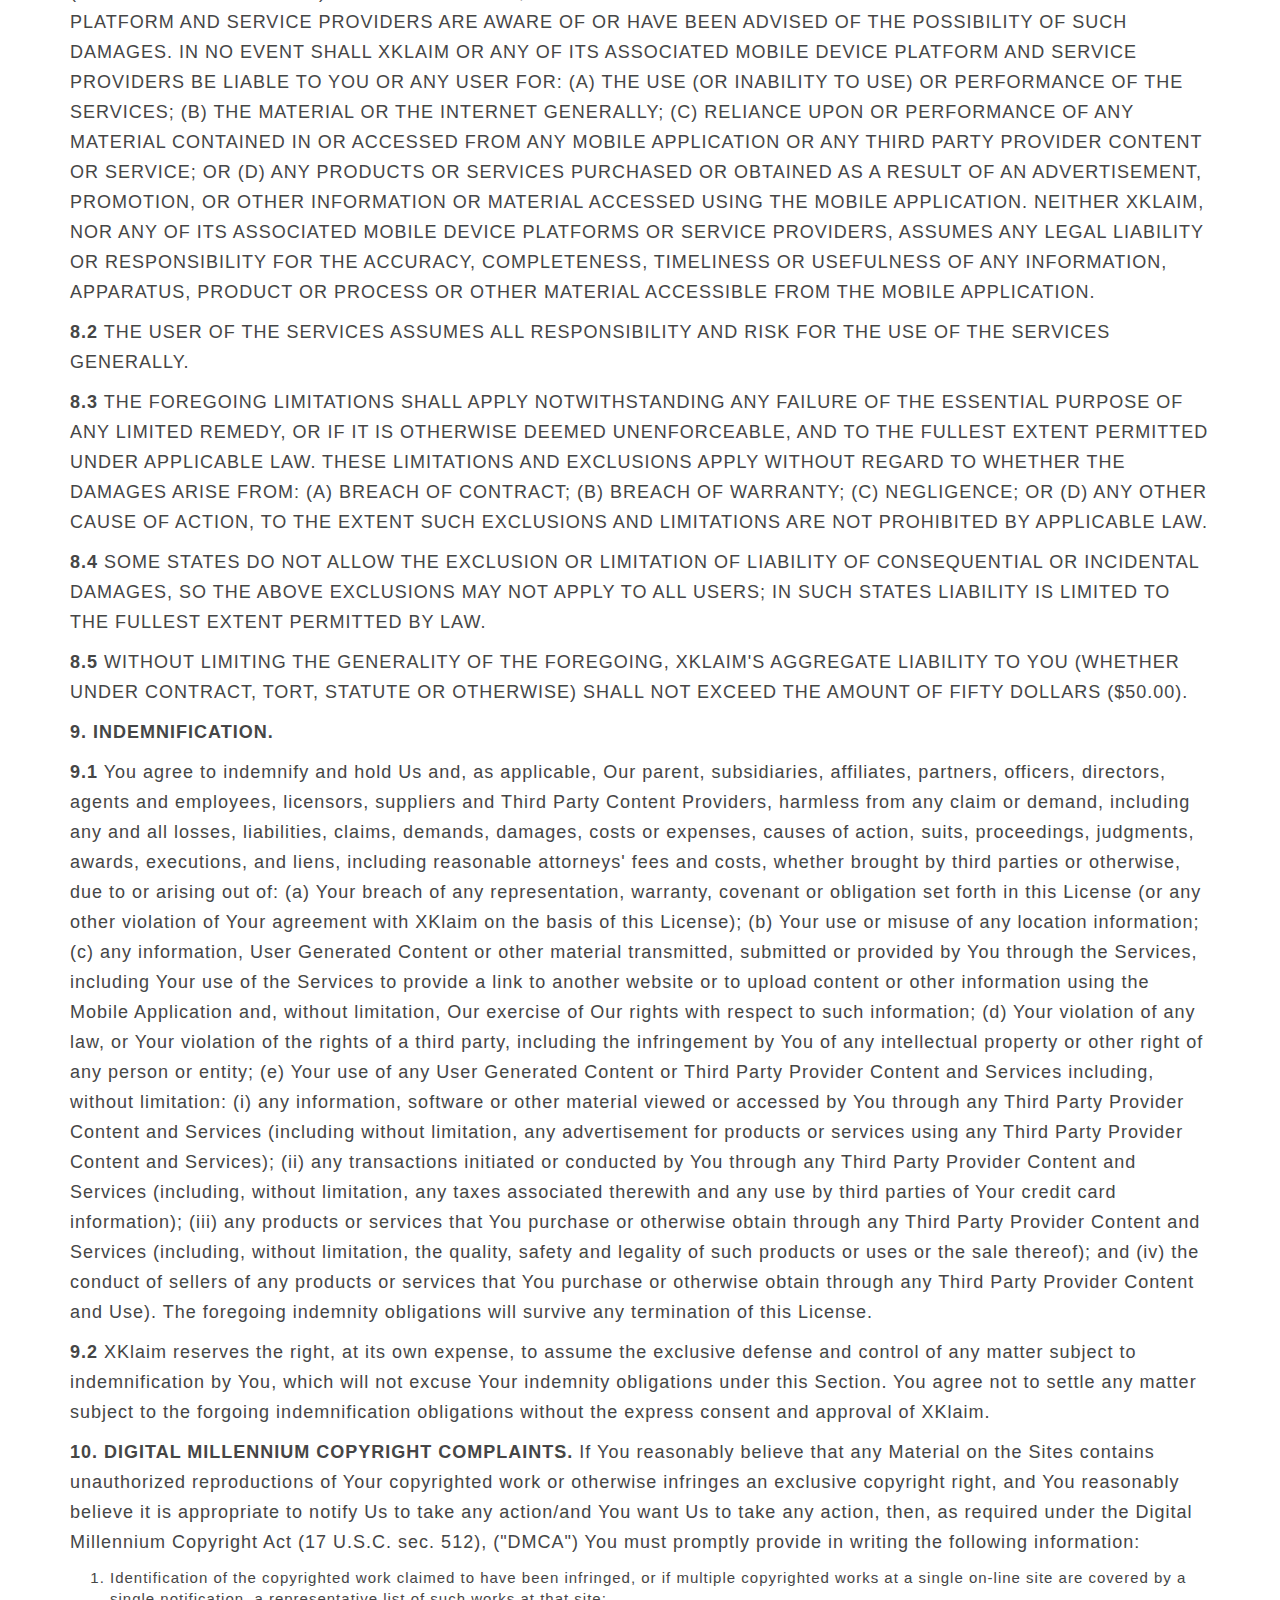
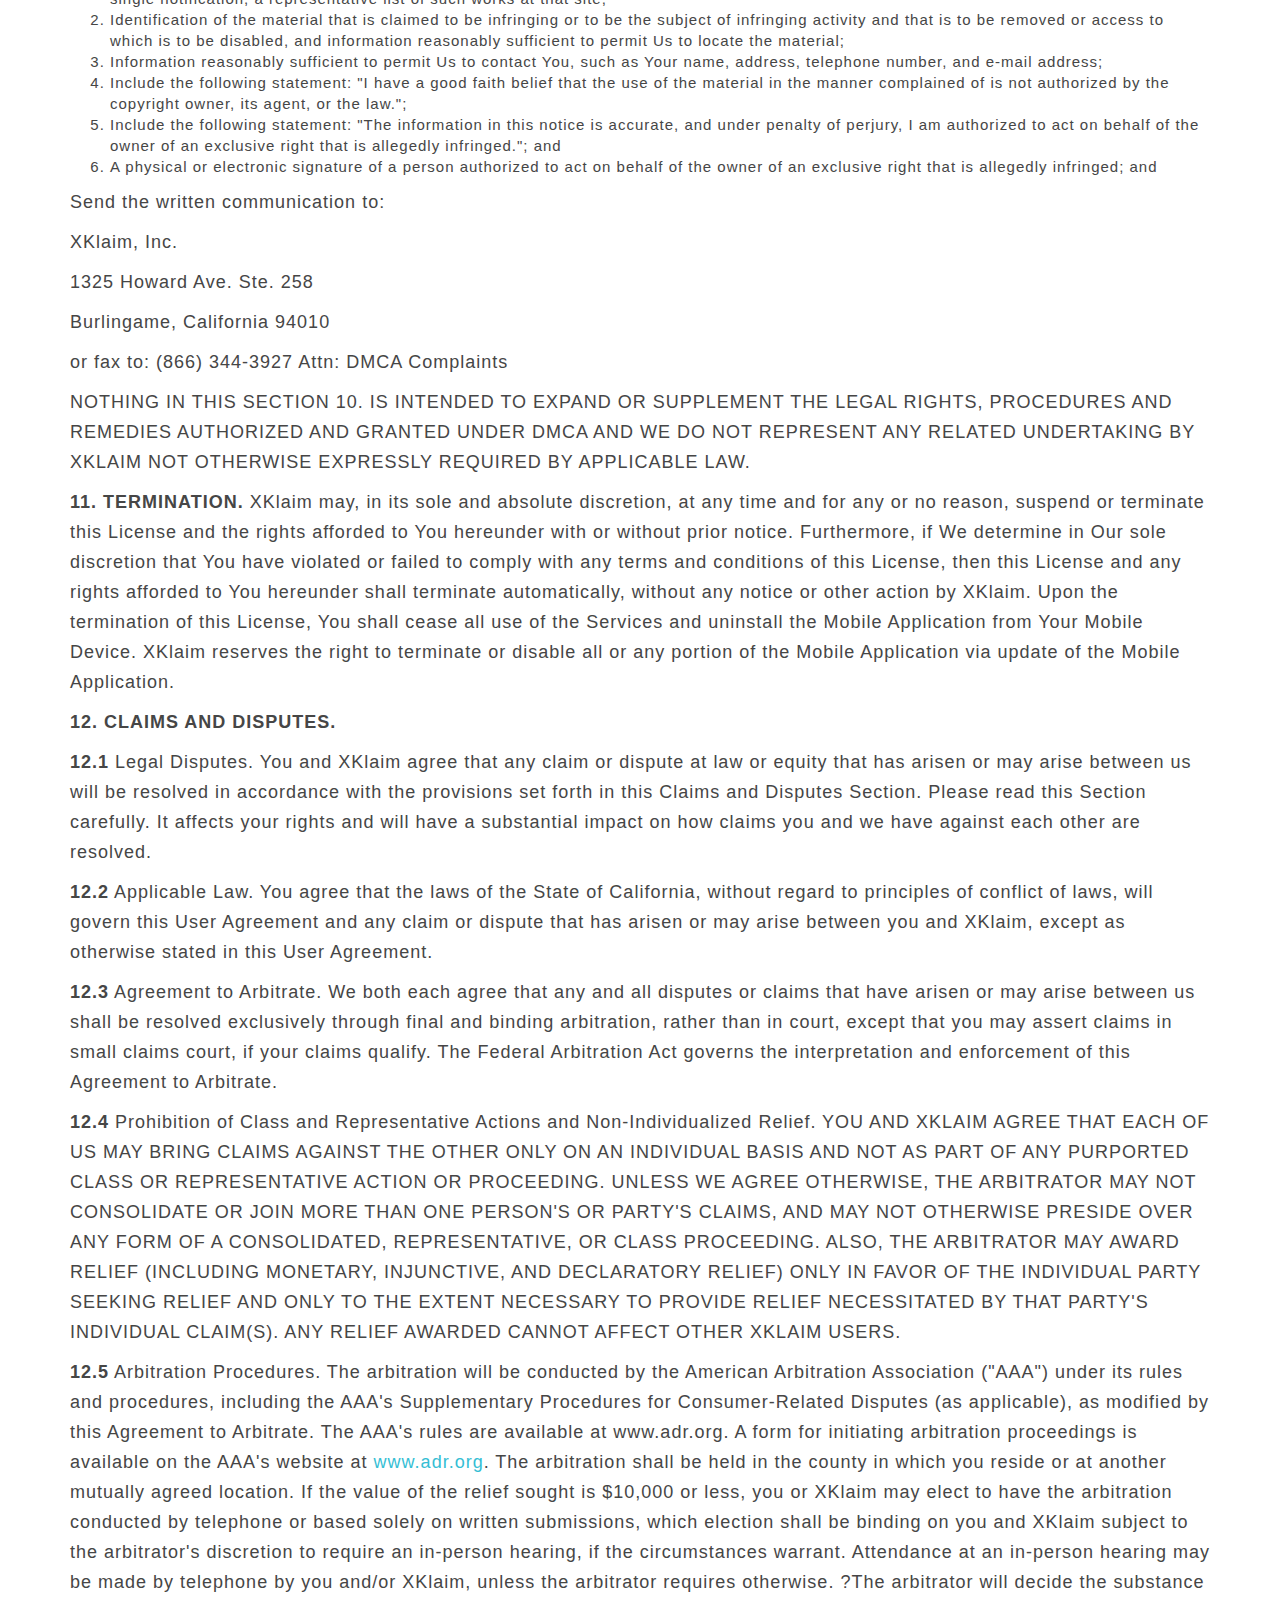
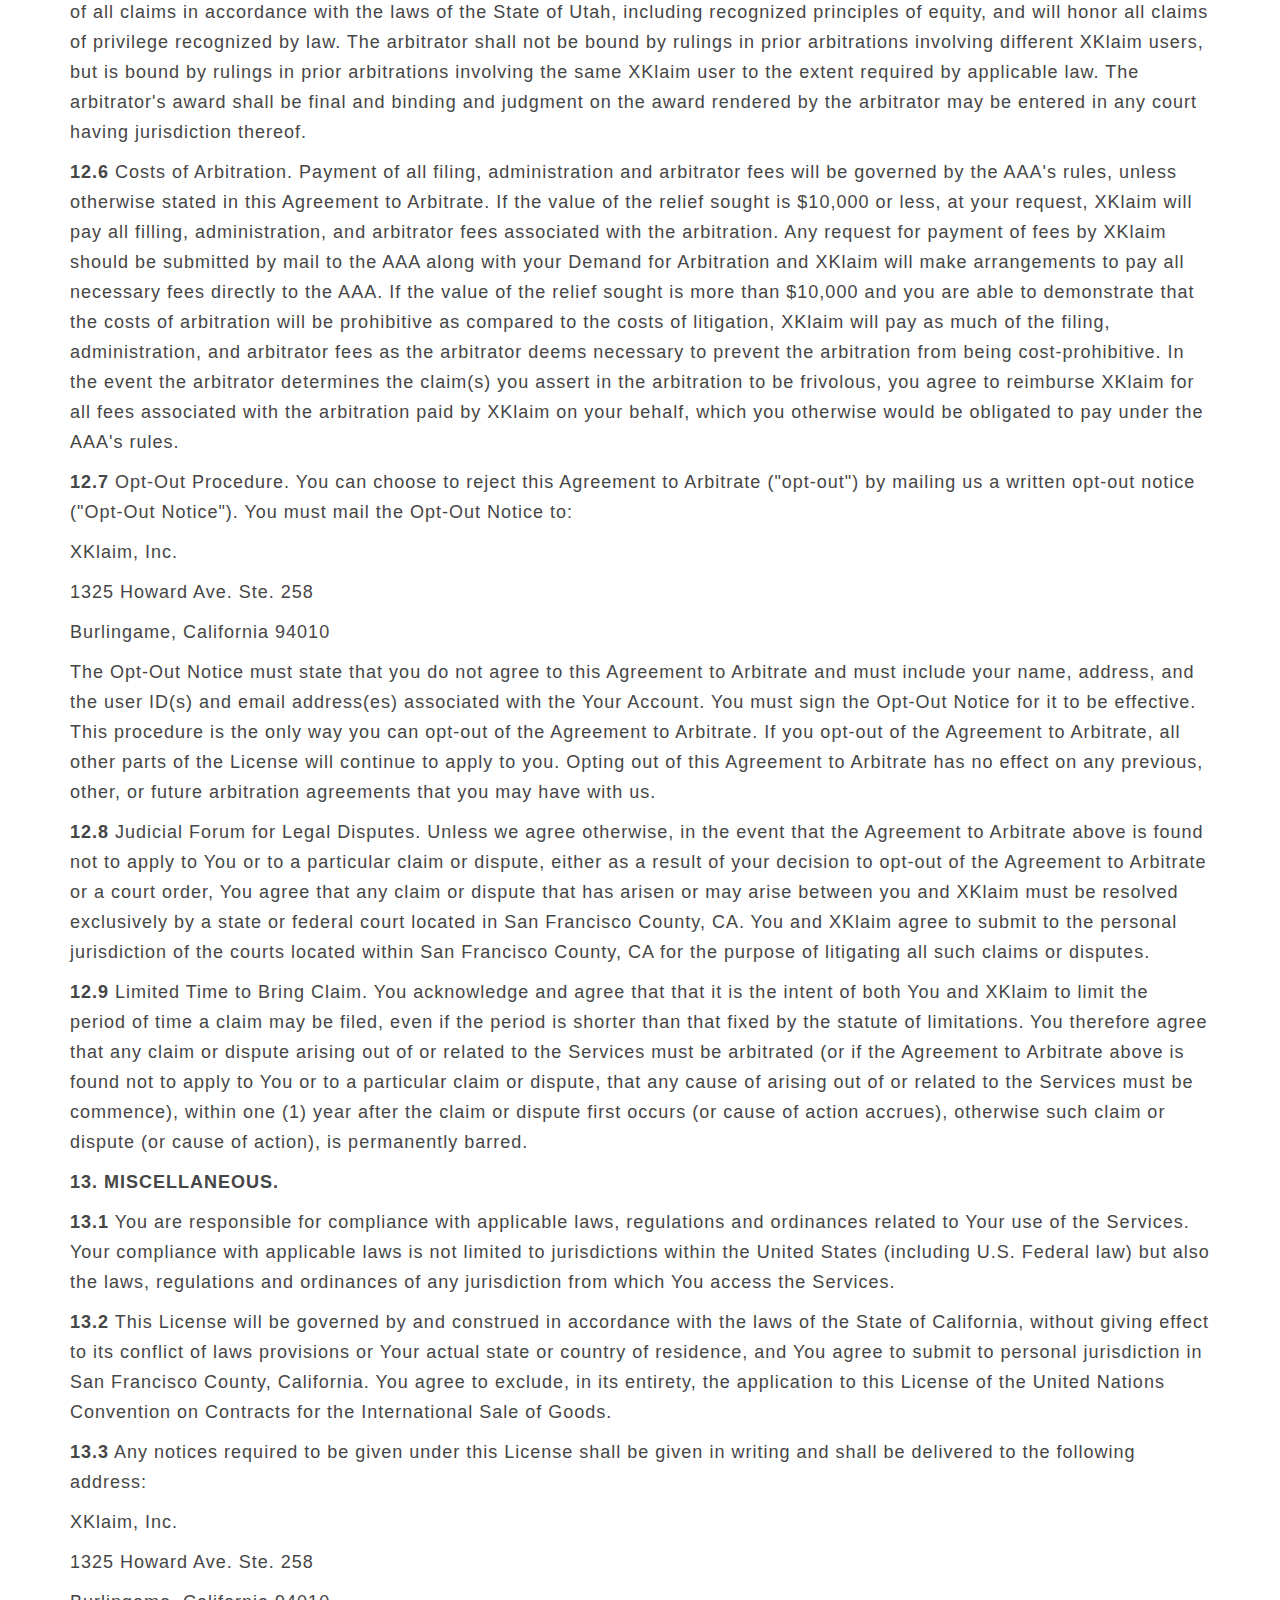
<file: tou/index.html>
<!DOCTYPE html>
<html lang="en">
	<head>
		<meta charset="utf-8">
		<title>Terms of Use | xKlaim</title>
		<meta name="description" content="Turn followers into shoppers. xKlaim is an easy way to activate and amplify your brand's social media following to drive real-world, in-store sales.">
		<meta name="viewport" content="width=device-width, maximum-scale=1, initial-scale=1, user-scalable=0">
		<meta http-equiv="X-UA-Compatible" content="IE=edge,chrome=1">

		<link href="../css/bootstrap.min.css" rel="stylesheet">
		<link href="../css/font-awesome.min.css" rel="stylesheet">
		<link href="../css/bootstrap-glyphicons.css" rel="stylesheet">
		<link href="../css/styles.css" rel="stylesheet">

		<!--[if lt IE 9]>
		<link href="../css/ie.css" rel="stylesheet">
		<script src="http://html5shim.googlecode.com/svn/trunk/html5.js"></script>
		<![endif]-->

		<script src="../js/modernizr.10409.js"></script>

		<link rel="shortcut icon" href="../ico/favicon.ico">
		<link rel="apple-touch-icon-precomposed" sizes="144x144" href="../ico/apple-touch-icon-144-precomposed.png">
		<link rel="apple-touch-icon-precomposed" sizes="114x114" href="../ico/apple-touch-icon-114-precomposed.png">
		<link rel="apple-touch-icon-precomposed" sizes="72x72" href="../ico/apple-touch-icon-72-precomposed.png">
		<link rel="apple-touch-icon-precomposed" href="../ico/apple-touch-icon-57-precomposed.png">

	</head>

	<body id="company">

		<header id="global" role="banner" class="navbar hidden-xs navbar-fixed-top">
			<div class="container">
				<div class="navbar-header">
					<button data-target=".bs-navbar-collapse" data-toggle="collapse" type="button" class="navbar-toggle">
						<span class="sr-only">Toggle navigation</span>
						<span class="icon-bar"></span>
						<span class="icon-bar"></span>
						<span class="icon-bar"></span>
					</button>
					<a class="navbar-brand hidden-xs" href="../"><img id="brand" src="../img/brand.png" width="211" height="36" /></a>
				</div>
				<nav id="main" role="navigation" class="collapse navbar-collapse bs-navbar-collapse">
					<ul class="nav navbar-nav navbar-right">
						<li><a href="../why.html">Why xKlaim?</a></li>
						<li><a href="../features.html">Features</a></li>
						<li><a href="../index.html#contact">Contact Us</a></li>
						<li><a href="/portfolio/xklaim_enterprise/#/home">Sign In</a></li>
						<li><a href="../trial/" class="label label-primary">Free Trial</a></li>
					</ul>
					<ul class="nav hidden-xs hidden-sm hidden-md hidden-lg" id="scrollNav">
						<li class="social-nation"><a href="#social-nation">SOCIAL NATION</a></li>
						<li class="prize"><a href="#prize">THE $1.4 TRILLION PRIZE</a></li>
						<li class="opportunity"><a href="#opportunity">WINDOW OF OPPORTUNITY</a></li>
						<li class="activation"><a href="#activation">SOCIAL ACTIVATION</a></li>
						<li class="take-action"><a href="#take-action">TAKE ACTION</a></li>
					</ul>
				</nav>
			</div>
		</header>

		<header id="mobile" role="banner" class="navbar navbar-static-top hidden-sm hidden-md hidden-lg">
			<div class="container">
				<div class="navbar-header">
					<button data-target=".bs-navbar-collapse" data-toggle="collapse" type="button" class="navbar-toggle">
						<span class="sr-only">Toggle navigation</span>
						<span class="icon-bar"></span>
						<span class="icon-bar"></span>
						<span class="icon-bar"></span>
					</button>
					<a class="navbar-brand hidden-sm hidden-md hidden-lg" href="../"><img id="brand-mobile" src="../img/brand-mobile.png" width="128" height="21" /></a>
				</div>
				<nav role="navigation" class="collapse navbar-collapse bs-navbar-collapse">
					<ul class="nav navbar-nav navbar-right">
						<li><a href="../why.html">Why xKlaim?</a></li>
						<li><a href="../features.html">Features</a></li>
						<li><a href="../index.html#contact">Contact Us</a></li>
						<li><a href="../trial/" class="label label-primary">Free Trial</a></li>
					</ul>
				</nav>
			</div>
		</header>

		<section id="content" class="clearfix">

			<section id="heading">
				<div class="container">
					<div class="row">
						<div class="col-sm-12">
							<h1>TERMS OF USE</h1>
							<span class="line center"></span>
						</div>
					</div>
				</div>
			</section>

			<section id="policy">
				<div class="container">
					<div class="row">
						<div class="col-sm-12">

							<p><strong>Last updated: November 20, 2013</strong></p>

							<p><strong>XKLAIM MOBILE APPLICATION</strong></p>

							<p><strong>END USER LICENSE AGREEMENT AND TERMS OF USE</strong></p>

							<p><strong>PLEASE READ THIS END USER LICENSE AGREEMENT AND TERMS OF USE (&quot;<em>LICENSE</em>&quot;) CAREFULLY BEFORE USING THE XKLAIM MOBILE APPLICATION (THE &quot;<em>MOBILE APPLICATION</em>&quot;). BY CREATING AN ACCOUNT, OR DOWNLOADING OR USING THE XKLAIM MOBILE APPLICATION, YOU ARE ENTERING INTO AND AGREEING TO BE BOUND BY THE TERMS OF THIS LICENSE AND THE TERMS AND CONDITIONS OF THE XKLAIM PRIVACY POLICY LOCATED AT <a href="../privacy/index.html">http://www.xKlaim.it/privacy</a> (&quot;<em>PRIVACY POLICY</em>&quot;) AND INCORPORATED HEREIN BY THIS REFERENCE. IF YOU DO NOT AGREE TO THE TERMS OF THIS LICENSE, DO NOT CLICK THE &quot;ACCEPT&quot; BUTTON AND YOU MAY NOT USE THE XKLAIM MOBILE APPLICATION.</strong></p>

							<p><strong>Notice to European Union Users:</strong> XKlaim's operations are located in the United States. If you provide information to us, the information will be transferred out of the European Union (EU) to the United States. By providing personal information to us, you are consenting to its storage and use as described in the Privacy Policy.</p>

							<p><strong>Notice to Minors:</strong> You must be 18 or over (or the legal age to form a binding contract in your jurisdiction if that age is greater than 18 years of age), to use the XKlaim Mobile Application. If you are under the age of 18 (or the applicable legal age in your jurisdiction), you may use the XKlaim Mobile Application only with the involvement and consent of your parent or guardian after he/she agrees to and accepts this License.</p>

							<p><strong>Agreement to Arbitrate:</strong> This License contains an Agreement to Arbitrate, which will, with limited exception, require you to submit claims you have against us to binding and final arbitration, unless you opt-out of the Agreement to Arbitrate (see Claims and Disputes, Section 12 and Section 12.3 ("Agreement to Arbitrate")).  Unless you opt-out: (a) you will only be permitted to pursue claims against XKlaim on an individual basis, not as part of any class or representative action or proceeding; and (b) you will only be permitted to seek relief (including monetary, injunctive, and declaratory relief) on an individual basis.</p>

							<p><strong>1. GENERAL.</strong></p>

							<p><strong>1.1</strong> The XKlaim Mobile Application is licensed, not sold, to you (sometimes referred to as <em>&quot;<strong>You</strong>&quot;</em> or <em>&quot;<strong>Your</strong>&quot;</em>) by XKlaim, Inc., a Delaware corporation (sometimes referred to as <em>&quot;<strong>XKlaim</strong>&quot;</em>, <em>&quot;<strong>Us</strong>&quot;</em>, <em>&quot;<strong>We</strong>&quot;</em>, <em>&quot;<strong>Our</strong>&quot;</em>) for use strictly in accordance with the terms and conditions of this License and the applicable usage rules established by any third party mobile device platform or service provider or the third party from whom You are downloading this Mobile Application (as defined in section 1.2) that relate to Your Mobile Device (as defined in section 2.1) (<em>&quot;<strong>Usage Rules</strong>&quot;</em>), which are incorporated herein by reference. Certain Usage Rules are described in Section 14 and You acknowledge and agree that it is Your responsibility to determine what Usage Rules apply to Your use of the Mobile Application and Services (as defined in section 1.2), as they may be applicable to You depending on: (a) Your Mobile Device; (b) the method or means by which You downloaded or accessed the Mobile Application; and (c) the third party from whom You downloaded or accessed the Mobile Application. </p>

							<p><strong>1.2</strong> Upon acceptance of this License, XKlaim shall allow you to use the XKlaim services (<em>&quot;<strong>Services</strong>&quot;</em>) which consist of the following: (a) use of the Mobile Application, together with various other XKlaim-powered mobile applications and certain third-party integrated mobile device software applications, together with any software code, scripts, interfaces, graphics, displays, text, documentation and other components; (b) any updates, modifications, enhancements, supplements or replacements for the items listed in subsection (a) unless separate terms accompany such updates, modifications, enhancements, supplements or replacements, in which case the separate terms will apply; and (c) any of the internet-based, interactive information uses, advertising, general, editorial and personalized content, and interactive tools provided by XKlaim that may be used or accessible by means of the Mobile Application.</p>

							<p><strong>1.3</strong> We may use and display XKlaim and third-party information, content, graphics, images, photographs, pictures, music, sound and video recordings, animations, effects, barcodes, video, hyperlinks and other material and User Generated Content (as defined in section 5.1), (collectively <em>&quot;<strong>Material</strong>&quot;</em>) available by means of the Services for Our authorized users' personal, non-commercial use. YOU MAY ONLY ACCESS AND USE THE MATERIAL FOR YOUR PERSONAL, NONCOMMERCIAL USE WITH THE SERVICES AND IN COMPLIANCE WITH THIS LICENSE AND ALL APPLICABLE LAWS.</p>

							<p><strong>1.4</strong> We make no guarantees or endorsements, nor can we be responsible for, any information accessible using the Services or included in the Material, including the currency, content, quality, copyright compliance or legality of such information, nor are we responsible for any resulting loss or damage relating to the use of such information. We reserve the right, in our sole discretion and without any obligation, to make improvements to, or correct any error or omissions in, any portion of the information accessible using the Services. Where appropriate, we will endeavor to update information accessed using the Services on a timely basis, but shall not be liable for any delay or inaccuracies related to such updates.</p>

							<p><strong>1.5</strong> You acknowledge and accept that use of the Services may produce information that some people find objectionable, inappropriate, or offensive. We are not responsible for the accuracy, relevancy, copyright compliance, legality, completeness, timeliness or decency of material contained in any externally linked websites or uses.</p>

							<p><strong>1.6</strong> By using the Services You are representing that are not prohibited from using or receiving the Services pursuant to any applicable Usage Rules and the laws of the local or national jurisdiction from which You are accessing or using the Services. If You are not able to make the representations in the preceding sentence, You are prohibited from using the Services, however, any unauthorized use of the Services shall be subject to this License until Your unauthorized usage terminates. By using the Services on behalf of any third party You are representing to us that You are an authorized representative of that third party and that Your use of the Services constitutes their acceptance of the License.</p>

							<p><strong>1.7 Intended Use Of Product.</strong> The XKlaim Card is a virtual, single use prepaid card issued at the request of a an individual or merchant (the &quot;Purchaser&quot;) for use at a merchant that accepts credit cards. The XKlaim Card is issued at the request of the Purchaser to a designated recipient (&quot;Recipient(s)&quot;) for that Recipient's use in making a purchase at a specified merchant, therefore this card is considered &quot;closed loop&quot; and may only be used at the store specified and is therefore limited to a single purchase at the specified merchant. Additional Card features include: XKlaim Cards are purchased and redeemed using a consumer facing mobile phone app on the XKLAIM platform (the &quot;XKlaim App&quot; or &quot;App&quot;). The product is geared toward friends and family who wish to enable specific purchases by other family members and friends. For example, parents can use the XKlaim App (which is tied in to their credit card) to issue XKlaim Cards to their children for purchases of particular items at particular stores. XKlaim Card Purchasers are charged a one-time issuance fee of 5% at the time of each Card purchase (the &quot;Issuance Fee&quot;), subject to applicable state law, which fee is charged to their credit card. (State of use is identified using geo-location and zip code information, all applicable state laws govern fees and usage of the card issued through XKlaim Inc and will override information in this agreement. This includes, but is not limited to the rules for fees in the states of Colorado, Hawaii, Maine, Michigan, New Mexico, Vermont, and Louisiana. User will receive a notification at the time of purchase of any such conflict and what the adjusted fee is for the state where the transaction takes place). No service, dormancy, inactivity or redemption fees are associated with the XKlaim Cards. When purchasing an XKlaim Card, each Purchaser is asked to set a usage time frame during which the Card is expected be used (e.g., the next 24 hours; through the end of this week; etc.). If the funds loaded to the XKlaim Card are not used by the Recipient within this usage time frame, the funds are refunded to the Purchaser automatically, and a fee of 5% of the face value of the XKlaim Card is deducted from the Card value prior to returning the value of the XKlaim Card to the Purchaser (the &quot;Return of Funds Fee&quot;), subject to applicable state law (user will receive a notification of fee amount at time of charge and any conflict will be determined by user's location and applicable state law will prevail in the determining of fees or if such fee is allowed by the state where the transaction takes place). In addition, so long as the Card has not been used, Purchaser may also request that the XKlaim Card be cancelled, prior to the end of the usage time frame. In such instance, the Return of Funds Fee in the amount of 5% of the face value of the XKlaim Card is deducted from the Card value prior to returning the value of the XKlaim Card to the Purchaser. When the Purchaser makes such a cancellation request, funds are returned to the Purchaser in less than 24 hours following the Purchaser's request to cancel an XKlaim Card. The maximum value of an XKlaim Card is currently set at $400. A limit on the number of Cards a Purchaser can request each day will also be set. If one Purchaser requests more than the maximum number of Cards, then the Purchaser's account is flagged for review and potentially blocked. No Purchaser will be allowed to purchase more than $2,000 in Cards per day. A Purchaser's ability to purchase a Card is also blocked on the fourth request for the same dollar amount in one day (since it would be rare for that many single item store purchases to equal the same amount). A Recipient may only use a Card a single time, so, for example, if only one of several items is purchased, the Card may not be used later for a separate purchase.In the background, the XKlaim App uses geo-location data from the Recipient's mobile phone to identify his or her current location and limit the visibility of the virtual Card on their mobile phone to the specific merchant location approved by Purchaser. If Recipient tries to use the Card at a location other than the location approved by the Purchaser, and the geo-locator is able to discern this, the transaction will be declined and the Card will be cancelled. However, if the Recipient attempts to use the Card at a store near the requested store, the geo-location data may not be specific enough for the (s)XKLAIM platform to identify the new store. In this case, the Recipient's attempt to use the Card in the other store may be successful. If a Recipient is successful in using a Card in a store other than the requested store, the XKlaim Card platform will notify XKLAIM, who will in turn notify the Purchaser and the Recipient, that Recipient is attempting to use, or has succeeded in using, the Card for a purchase in a store other than the one originally requested. This is considered a breach of contract and the Recipient and possibly the Purchaser will not be allowed further use of the XKlaim App. Any use of a card approved for a requested store and presented for redemption in a non-requested store constitutes a violation of these terms and conditions. Any such uses will be in breach of contract, and XKLAIM has reasonable measures in place to identify violations and enforce its restrictions.</p>

							<p>The product is also geared towards Brands and Merchants who want to give shoppers and offer that is only redeemable at their store. The xKlaim card used in this way has all the same controls and advantages described above.</p>

							<p><strong>2. LICENSE GRANT AND RESTRICTIONS ON USE.</strong></p>

							<p><strong>2.1</strong> XKlaim grants You a personal, non-exclusive, non-transferrable, limited and revocable license to install and use the Mobile Application on a single mobile telephone, tablet or other mobile device controlled by You (each a <em>&quot;<strong>Mobile Device</strong>&quot;</em>), and to access and use the Services on such Mobile Device only in accordance with the terms and conditions of this License and the applicable Usage Rules. Any other use of the Mobile Application or Services in any other manner, including, without limitation, resale, transfer, modification or distribution of the Mobile Application or Material is prohibited.</p>

							<p><strong>2.2</strong> You shall not: (a) decompile, reverse engineer, disassemble, attempt to derive the source code of, or decrypt the Mobile Application; (b) make any modification, adaptation, improvement, enhancement, translation or derivative work of the Mobile Application; (c) violate any applicable laws, rules or regulations in connection with Your access or use of the Services; (d) remove, alter or obscure any proprietary notice (including any notice of copyright or trademark) of XKlaim or its affiliates, partners, suppliers or the licensors of the Services or otherwise obscure or modify the any manner in which the Services are displayed by means of the Mobile Application; (e) install, use or permit the Mobile Application to exist on more than one Mobile Device at a time or on any other mobile device or computer, other than by means of Your separate downloads of the Mobile Application, each of which is subject to a separate license (this restriction however does not limit Your right to reinstall the Mobile Application on the specific Mobile Device for which it was downloaded); (f) distribute or link the Services to multiple Mobile Devices or other uses; (g) make the Services available over a network or other environment permitting access or use by multiple Mobile Devices or users at the same time; (h) use the Services for data mining, scraping, crawling, redirecting, or compiling a collection of listings or data for any purpose (including, without limitation, for a use that is, directly or indirectly, competitive with or in any way a substitute for any uses offered by XKlaim) other than one authorized pursuant to this License; (i) use the Services to send automated queries or to send any unsolicited commercial e-mail; (j) use the Services to attempt to interfere with the proper functioning and display of the proper operation and usage of the Services or any other authorized users and third parties; or (k) use any proprietary information or interfaces of the Services or other intellectual property for any reason.</p>

							<p><strong>2.3</strong> You agree that You will not use the Services for any revenue-generating endeavor, commercial enterprise, or other purpose for which they are not designed or intended (except that XKlaim and its affiliates and their respective employees are expressly permitted to use the Services for the internal business purposes of XKlaim and its affiliates). By using the Services, You agree that You will not copy, reproduce, alter, modify, create derivative works from, rent, lease, loan, sell, distribute or publicly display any of the Material (except for Your own personal, non-commercial use) accessed by the Services without the prior written consent of XKlaim.</p>

							<p><strong>2.4</strong> Some or all of the Services may be provided by one or more third party(ies), and You may be subject to both this License and the terms of use of that third party. Certain portions of the Services may utilize or include third party software that is subject to open source and third party license terms (<em>&quot;<strong><u>Third Party Software</u></strong>&quot;</em>). You acknowledge and agree that Your right to use such Third Party Software as part of, or in connection with, any Mobile Application is subject to and governed by the terms and conditions of the open source or third party license applicable to such Third Party Software, including, without limitation, any applicable acknowledgements, license terms and disclaimers contained therein. In the event of a conflict between the terms of this License and the terms of such open source or third party licenses with regard to Your use of the relevant Third Party Software, the terms of the open source or third party licenses shall control. In no event shall these Services or components thereof be deemed to be "open source" or "publicly available" software.</p>

							<p><strong>2.5</strong> XKlaim does not warrant that the Services will be compatible or interoperable with Your Mobile Device or any other piece of hardware, software, equipment or device installed on or used in connection with Your Mobile Device. You acknowledge and agree that XKlaim and its affiliates, partners, suppliers and licensors shall have no liability to You for any losses suffered resulting from or arising in connection with compatibility or interoperability problems.</p>

							<p><strong>2.6</strong> You acknowledge that You are responsible for addressing any third party claims relating to Your use or possession of the Services, and agree to notify XKlaim of any third party claims relating to the Services of which You become aware. Furthermore, You hereby release XKlaim from any liability resulting from Your use or possession of the Services, including, without limitation, the following: (a) any product liability claims; (b) any claim that the Services fails to conform to any applicable legal or regulatory requirement; and (c) any claim arising under consumer protection or similar legislation.</p>

							<p><strong>2.7</strong> You may not use or otherwise export or re-export the Services except as authorized by United States law and the laws of the jurisdiction(s) in which any use was obtained. You represent and warrant that You are not: (a) located in any country that is subject to a U.S. Government embargo, or that has been designated by the U.S. Government as a &quot;terrorist sponsoring&quot; country; or (b) listed on any U.S. Government list of prohibited or restricted parties including the Treasury Department's list of Specially Designated Nationals or the U.S. Department of Commerce Denied Person's List or Entity List. You also agree that You will not use the Services for any purposes prohibited by United States law.</p>

							<p><strong>2.8</strong> You acknowledge that XKlaim may, from time to time (but is under no obligation to), issue updates to the Services. You agree that this License will apply to all such updates.</p>

							<p><strong>2.9</strong> From time to time and without prior notice to You, We may change, expand and improve the Services. We may also, at any time, suspend or cease to continue operating part or all of the Services or selectively disable certain aspects of the Services or portions of the Services accessible by the Mobile Application. Any modification, suspension, or elimination of the Services will be done in Our sole and absolute discretion and without an ongoing obligation or liability to You. Your use of the Services does not entitle You to the continued provision or availability of the Services.</p>

							<p><strong>3. YOUR USE OF THE SERVICES.</strong></p>

							<p><strong>3.1</strong> You acknowledge and understand that certain Services require and utilize phone use, data access or text messaging capability. Except as otherwise noted as part of the Services, XKlaim does not charge for the use of Services, but service provider or carrier rates for phone, data and text messaging may apply and You are solely responsible for any such charges. </p>

							<p><strong>3.2</strong> The functional use of the Services may be dependent on the data related to Your geographic location and geopositional data, and You acknowledge and agree that Your failure to provide (or make accessible) that data may limit the functionality of the Services. XKlaim makes no warranty with respect to the accuracy of Services provided to You in reliance on location and geopositional data provided by You, the Mobile Application or via Your Mobile Device. </p>

							<p><strong>3.3</strong> In providing the Services, We do not actively monitor the display, transmission and exchange of Material that is accessible by means of the Services, nor do We maintain any obligation do to so except as otherwise determined by us or required by the laws of applicable jurisdictions. However, subject to the terms of the Privacy Policy, We reserve the right to monitor the Services for the purpose of determining that their usage is in compliance with this License and applicable laws. </p>

							<p><strong>3.4</strong> You will need to register and create an account (<em>&quot;<strong><u>Account</u></strong>&quot;</em>) with XKlaim in order to enjoy all of the capabilities of the Mobile Application and acknowledge that some features and/or functionality of the Services may require the transmission of information You provide, including Your user name and password, address, e-mail address, financial information (such as credit card numbers), information related to a payment vehicle or GPS location and consent to such use. Information gathered through the registration process and information provided by You or related to Your account will be subject to this License as well as to the Privacy Policy. You represent and warrant that all information provided by You is true, accurate and complete and that You will maintain, at all times, true, accurate and complete information related to Your Account. You should maintain information related to Your Account in a confidential manner, as You are solely responsible for the usage of Your Account by any third parties with respect to the Services. It is Your responsibility to advise us if You are aware of any unauthorized access to Your Account or if Your Account information has been made available to third parties in a manner that may result in unauthorized usage of the Account. In Our sole and absolute discretion, we may terminate access to Your Account for any reason (including for reasons related to unlawful or unauthorized usage) and We are under no obligation to retain a record of Your Account or any data or information that You may have stored by means of Your Account and the Services. To the extent applicable, when utilizing the Services or using any Accounts, You are required to use the security procedures currently or hereafter maintained by Us to confirm that only authorized users have access to the Services and any Accounts. You are prohibited from utilizing alter-egos or other disguised identities when utilizing the Services.</p>

							<p><strong>3.5</strong> Certain personal information and other information provided by You in the use of the Services may be stored on Your Mobile Device even if XKlaim does not collect such information. It is Your responsibility to maintain the security of Your Mobile Device from unauthorized access.</p>

							<p><strong>3.6</strong> When you create an account you agree to allow the Services to use Your current location, and You give XKlaim and its affiliates and suppliers permission to use, disclose, and display the current location of Your Mobile Device in the provision of this Use, including geo-tagging Your messages and content. XKlaim and its affiliates and suppliers are not responsible for Your location information should You choose to publicly disclose it through the use of the Services.</p>

							<p><strong>4. INTELLECTUAL PROPERTY NOTICE.</strong> You acknowledge and agree that: (a) the Mobile Application, Services, and any related Material; (b) the source and object code of the Mobile Application; (c) the user interface, algorithms, structure, sequence and organization of the Services, and/or accessed using the Services; (d) the XKlaim trademarks, tradenames, logos, and all related products and use names, design marks and slogans; and (e) any and all copyrights, patents, trademarks, trade secrets, publicity rights and other intellectual property rights associated therewith (collectively, the <em>&quot;<strong><u>Intellectual Property</u></strong>&quot;</em>), are the sole property of XKlaim, its subsidiaries, parents, affiliates, licensors, suppliers or other third parties. Except as expressly and unambiguously provided herein, You do not possess, and XKlaim does not grant to You, any express or implied rights (whether by implication, estoppel or other legal theory) in or to any Intellectual Property (or the unauthorized use of the Intellectual Property) and all such rights are retained by XKlaim, its subsidiaries, parent companies, affiliates and/or any third party owner of such rights. You acknowledge and agree that You, and not XKlaim or any third party mobile device platform or use provider, shall be solely responsible for the investigation, defense, settlement and discharge of any intellectual property infringement claim or suit, or any other harm or damages resulting from Your use of or access to the Mobile Application, Services and Material.</p>

							<p><strong>5. CONTENT LICENSE FROM YOU.</strong></p>

							<p><strong>5.1</strong> Content submitted to Us or posted on the Sites and/or the Services, in any form or medium, including, without limitation, text, files, images, photos, video, sounds, musical works, works of authorship, or any other material submitted in any manner the Services allows is considered <em>&quot;<strong><u>User Generated Content.</u></strong>&quot;</em> As between You and XKlaim, You may possess certain Intellectual Property rights in Your own User Generated Content that You may submit to Us. By generating, submitting or otherwise providing, in any form or medium, User Generated Content to us or via the Services, You hereby grant to XKlaim and its affiliates, and third parties authorized by Us to distribute the information contained in the Services, in whole or in part, on the third parties' websites, networks or via other applications (<em>&quot;<strong><u>Third-Party Distributors</u></strong>&quot;</em>), a royalty-free, fully paid-up, non-exclusive, perpetual, sublicensable right and license to use, host, cache, route, tag, encode, transmit, store, copy, modify, create derivative works, distribute, publicly perform, publicly display, reformat, excerpt, analyze and adapt Your User Generated Content in order to: (a) host Your User Generated Content on XKlaim's servers; (b) index Your User Generated Content; and (c) display, perform and distribute Your User Generated Content, in whole or in part, in connection with the Services and other XKlaim products and services now existing or hereafter developed, including without limitation for syndication on third party sites, and you waive any moral rights you may have in having the material altered or changed in a manner not agreeable to you. This license gives XKlaim the right to display Your User Generated Content via streaming, downloading, broadcast, mobile, digital, thumbnail, scanning or other technologies, and to display limited excerpts of Your User Generated Content for no fee to users of the Services. Notwithstanding the foregoing, XKlaim is not required to host, index, or display any of Your User Generated Content, and may remove or refuse to host, index or display any of Your User Generated Content. XKlaim is not responsible for any loss, theft, intellectual property infringement or damage of any kind to Your User Generated Content. </p>

							<p><strong>5.2</strong> Your use of the Services to generate, submit or post User Generated Content confirms Your representation and warranty that You possess all necessary legal rights, power and authority to grant to XKlaim and its affiliates and Third-Party Distributors the foregoing license. You further represent, warrant and agree that Your User Generated Content will not violate or infringe upon the rights of any third party, including copyright, trademark, privacy, publicity or other personal or proprietary rights, and will not contain false, intentionally misleading, libelous, defamatory or otherwise unlawful statements.</p>

							<p><strong>5.3</strong> XKlaim is under no obligation to review any User Generated Content submitted, posted or otherwise displayed through the Services and assumes no responsibility or liability relating to any such User Generated Content. You may not imply that any User Generated Content is in any way sponsored or endorsed by XKlaim or its affiliates.</p>

							<p><strong>5.4</strong> By providing Your User Generated Content to XKlaim, you represent and warrant to XKlaim the following: (a) you are at least 18 years of age if you are a natural person; (b) all of the information comprising Your User Generated Content is correct and current; (c) Your User Generated Content isn't, in whole or in part, pornographic or obscene; (d) you hold and will continue to hold the necessary rights, including but not limited to all copyrights, trademark rights and rights of publicity in and to Your User Generated Content; (e) you have the legal right and authority to grant the rights and licenses described herein; (f) Your User Generated Content and the rights and licenses granted to XKlaim under this Agreement and XKlaim's authorized use of Your User Generated Content (including the public display, public performance, distribution and reproduction of Your User Generated Content) do not and will not: (i) violate any applicable law, statute, ordinance or regulation; and (ii) breach any duty toward or rights of any person or entity including, without limitation, rights of intellectual property, publicity or privacy, or rights or duties under consumer protection, product liability, tort or contract theories; and (g) Your User Generated Content does not and will not violate or encourage violation of any applicable law, statute, ordinance or regulation.</p>

							<p><strong>5.5</strong> XKlaim reserves the right, but not the obligation, in its sole discretion to investigate and take appropriate legal action and/or to refuse to post or remove any User Generated Content (or any portion thereof) that is illegal or prohibited on/through the Services and terminating or blocking your use of the Services. The following is a partial list of the kind of User Generated Content that is prohibited - User Generated Content that: (a) is false or intentionally misleading; (b) is patently offensive to users of the Site, such as content or messages that promotes racism, bigotry, hatred or physical harm of any kind against any group or individual; (c) harasses or advocates harassment of another person; (d) involves the transmission of unsolicited mass mailing or &quot;spamming&quot;; (e) is unlawful or promotes illegal activities or conduct that is abusive; (f) violates the copyright, trademark or any other proprietary right of any third party; (g) falsely expresses or implies that such content or material is sponsored or endorsed by XKlaim or its' suppliers or that otherwise falsely misrepresents the origin of the content; (h) is threatening, obscene, defamatory or libelous or violates the right of privacy or the right of publicity of any person; (i) is pornographic or sexually explicit in nature; or (j) seeks or recommends providers of material that exploits people under the age of 18 in a sexual or violent manner, or seeks or recommends providers that solicit personal information from anyone under 18. Any violation to upload such prohibited content through inappropriate images or suggestive messages will be immediately sent to authorities.</p>

							<p><strong>5.6</strong> The Mobile Application and Services may now, or in the future, in conjunction with Your Mobile Device, possess voice recognition capabilities and enable the creation and utilization of voice commands, content and feedback. Any audible input, commands, content and feedback shall be deemed User Generated Content. You hereby agree, acknowledge, and consent to XKlaim's right to record any audible responses and utterances made by You in connection with Your use of the Mobile Application and Services and to use those audible responses and utterances for the following purposes: (a) identifying common speech patterns, word choices and manners of speech that affect the Services; (b) maxKlaimng audible responses and utterances to a business listing database; and (c) performing tests and taking other actions to improve the quality, usability and effectiveness of the Services and to develop marketing strategies and intelligence for various products and uses.</p>

							<p><strong>6. THIRD PARTY PROVIDER CONTENT AND SERVICES.</strong></p>

							<p>Some of the information, materials, content, features, functionality and/or uses to which You may have access by using the Services are owned or provided by third parties (collectively <em>&quot;<strong><u>Third Party Content Provider(s)</u></strong>&quot;</em>). It is Your responsibility to monitor when You have accessed any such content or uses that is not part of the Services (collectively, the <em>&quot;<strong><u>Third Party Provider Content and Service(s)</u></strong>&quot;</em>) and We do not undertake any obligation to expressly notify You when You are accessing any Third Party Provider Content and Services that are not part of the Services. For example, if you download an app written to XKlaim API's you may be accessing and/or using Third Party Provider Content and Services from a Third Party Content Provider. XKlaim makes no representations whatsoever concerning: (a) the information, products, services or other material appearing on, or accessible through, any Third Party Provider Content and Services; (including, without limitation, the quality, safety and legality of such products or uses or the sale thereof), or (b) the sellers of any products, services or uses advertised or sold on or through any Third Party Content Provider and Services. XKlaim shall not be responsible or liable, directly or indirectly, for any damage or loss caused or alleged to be caused by, or in connection with Your use of Third Party Provider Content and Services or Your reliance on any such Third Party Content Provider content, goods or uses, available on or through any Third Party Provider Content and Services.</p>

							<p><strong>7. WARRANTY DISCLAIMER.</strong></p>

							<p><strong>7.1</strong> Any use of the Mobile Application, the Services, reliance upon any of the Material, and any use of the Internet generally shall be at Your sole risk. XKlaim disclaims any and all responsibility or liability for the accuracy, content, completeness, legality, and licensure of Third Party Content Providers, reliability, operability or availability of information or Material accessible by use of the Services.</p>

							<p><strong>7.2</strong> THE SERVICES (INCLUDING MATERIAL AND INFORMATION POSTED AND ACCESSIBLE THEREWITH) ARE PROVIDED &quot;AS IS&quot; AND &quot;AS AVAILABLE&quot; WITHOUT WARRANTY OF ANY KIND, EITHER EXPRESS OR IMPLIED OR STATUTORY, INCLUDING, BUT NOT LIMITED TO, THE IMPLIED WARRANTIES OF MERCHANTABILITY, FITNESS FOR A PARTICULAR PURPOSE, TITLE OR NON-INFRINGEMENT. XKLAIM DISCLAIMS, TO THE FULLEST EXTENT PERMITTED UNDER LAW, ANY WARRANTIES REGARDING THE SECURITY, RELIABILITY, TIMELINESS, ACCURACY AND PERFORMANCE OF THE MOBILE APPLICATION, SERVICES AND MATERIAL. XKLAIM DOES NOT WARRANT THAT ANY DEFECTS OR ERRORS WILL BE CORRECTED; OR THAT THE MOBILE APPLICATION, SERVICES, MATERIAL, OR THE INTERNET GENERALLY, IS FREE OF VIRUSES, ERRORS, OTHER HARMFUL COMPONENTS, OR WILL BE UNINTERRUPTED. XKLAIM DOES NOT WARRANT THAT ANY DEFECTS OR ERRORS WILL BE CORRECTED.</p>

							<p><strong>7.3</strong> XKLAIM DISCLAIMS, TO THE FULLEST EXTENT PERMITTED UNDER LAW, ANY AND ALL WARRANTIES, REPRESENTATIONS AND ENDORSEMENTS, EXPRESS OR IMPLIED, INCLUDING ANY WARRANTIES FOR ANY INFORMATION, GOODS, OR SERVICES, OBTAINED THROUGH, ADVERTISED, ACCESSIBLE OR RECEIVED THROUGH ANY LINKS PROVIDED BY OR THROUGH USE OF THE SERVICES; OR REGARDING THE SECURITY, RELIABILITY, TIMELINESS, ACCURACY AND PERFORMANCE OF THE MOBILE APPLICATION, SERVICES AND MATERIAL. NO ADVICE OR INFORMATION PROVIDED BY XKLAIM, ITS AFFILIATES, OR THEIR RESPECTIVE EMPLOYEES AND AGENTS SHALL CREATE ANY WARRANTY.</p>

							<p><strong>7.4</strong> XKLAIM, ITS AFFILIATES AND ANY ASSOCIATED MOBILE DEVICE PLATFORM AND SUPPLIERS MAKE NO REPRESENTATIONS, WARRANTIES OR GUARANTEES REGARDING: (A) THE OPERATION OR PERFORMANCE OF THE MOBILE APPLICATION, SERVICES, OR ANY THIRD PARTY PROVIDER CONTENT OR SERVICES; (B) THE NATURE, CONTENT OR ACCURACY (EITHER WHEN ACCESSED OR AS A RESULT OF THE PASSAGE OF TIME) OF ANY INFORMATION, MATERIAL, APPARATUS OR OTHER PROCESS CONTAINED ON, DISTRIBUTED THROUGH, OR LINKED, DOWNLOADED OR ACCESSED FROM THE MOBILE APPLICATION (INCLUDING WITHOUT LIMITATION, THOSE ACCESSED USING THIRD PARTY PROVIDER CONTENT OR SERVICES); (C) ANY PRODUCTS OR SERVICES PURCHASED THROUGH USE OF ANY THIRD PARTY PROVIDER CONTENT OR USE, OR ANY PRODUCTS OR SERVICES PURCHASED OR OBTAINED AS A RESULT OF AN ADVERTISEMENT, PROMOTION, OR OTHER INFORMATION OR MATERIAL IN CONNECTION WITH ANY MOBILE APPLICATION; OR (D) THE INTERNET GENERALLY.</p>

							<p><strong>7.5</strong> SOME STATES OR OTHER JURISDICTIONS DO NOT ALLOW THE EXCLUSION OF IMPLIED WARRANTIES, SO THE ABOVE EXCLUSIONS MAY NOT APPLY TO YOU. YOU MAY ALSO HAVE OTHER RIGHTS THAT VARY FROM STATE TO STATE AND JURISDICTION TO JURISDICTION AND THAT MAY NOT BE LIMITED BY THESE TERMS, PROVIDED HOWEVER YOU AGREE AND ACKNOWLEDGE THAT TO THE EXTENT PERMISSIBLE UNDER APPLICABLE LAW, YOU WAIVE ANY SUCH STATUTORY RIGHTS WITH RESPECT TO IMPLIED WARRANTIES.</p>

							<p><strong>7.6</strong> ANY LOCATION-BASED SERVICES ARE INTENDED ONLY FOR INDIVIDUAL USE AND SHOULD NOT BE USED OR RELIED ON AS AN EMERGENCY LOCATOR SYSTEM, USED WHILE DRIVING OR OPERATING VEHICLES, OR USED IN CONNECTION WITH ANY HAZARDOUS ENVIRONMENTS REQUIRING FAIL-SAFE PERFORMANCE, OR ANY OTHER APPLICATION IN WHICH THE FAILURE OR INACCURACY OF THAT APPLICATION OR THE MOBILE APPLICATION OR SERVICES COULD LEAD DIRECTLY TO DEATH, PERSONAL INJURY, OR SEVERE PHYSICAL OR PROPERTY DAMAGE.</p>

							<p><strong>7.7</strong> NEITHER XKLAIM, NOR ANY OF ITS ASSOCIATED MOBILE DEVICE PLATFORM AND SERVICE PROVIDERS, WARRANTS THAT THE MOBILE APPLICATION WILL BE COMPATIBLE OR INTEROPERABLE WITH YOUR MOBILE DEVICE OR ANY OTHER PIECE OF HARDWARE, SOFTWARE, EQUIPMENT OR DEVICE INSTALLED ON OR USED IN CONNECTION WITH YOUR MOBILE DEVICE. FURTHERMORE, YOU ACKNOWLEDGE THAT COMPATIBILITY AND INTEROPERABILITY PROBLEMS CAN CAUSE THE PERFORMANCE OF YOUR MOBILE DEVICE TO DIMINISH OR FAIL COMPLETELY, AND MAY RESULT IN PERMANENT DAMAGE TO YOUR MOBILE DEVICE, LOSS OF THE DATA LOCATED ON YOUR MOBILE DEVICE, AND CORRUPTION OF THE SOFTWARE AND FILES LOCATED ON YOUR MOBILE DEVICE. YOU ACKNOWLEDGE AND AGREE THAT XKLAIM AND ITS AFFILIATES, PARTNERS, SUPPLIERS, LICENSORS, AND ASSOCIATED MOBILE DEVICE PLATFORM AND USE PROVIDERS SHALL HAVE NO LIABILITY TO YOU FOR ANY LOSSES SUFFERED RESULTING FROM OR ARISING IN CONNECTION WITH COMPATIBILITY OR INTEROPERABILITY PROBLEMS.</p>

							<p><strong>8. LIMITATION OF LIABILITY.</strong></p>

							<p><strong>8.1</strong> IN NO EVENT SHALL XKLAIM OR ANY OF ITS ASSOCIATED MOBILE DEVICE PLATFORM AND SERVICE PROVIDERS BE LIABLE TO YOU OR ANY USER ON ACCOUNT OF YOUR OR SUCH USER'S USE, MISUSE OR RELIANCE ON THE MOBILE APPLICATION AND THE SERVICES FOR ANY DAMAGES WHATSOEVER, INCLUDING DIRECT, SPECIAL, PUNITIVE, INDIRECT, CONSEQUENTIAL OR INCIDENTAL DAMAGES OR DAMAGES FOR LOSS OF PROFITS, REVENUE, USE, OR DATA WHETHER BROUGHT IN WARRANTY, CONTRACT, INTELLECTUAL PROPERTY INFRINGEMENT, TORT (INCLUDING NEGLIGENCE) OR OTHER THEORY, EVEN IF XKLAIM OR ANY OF ITS ASSOCIATED MOBILE DEVICE PLATFORM AND SERVICE PROVIDERS ARE AWARE OF OR HAVE BEEN ADVISED OF THE POSSIBILITY OF SUCH DAMAGES. IN NO EVENT SHALL XKLAIM OR ANY OF ITS ASSOCIATED MOBILE DEVICE PLATFORM AND SERVICE PROVIDERS BE LIABLE TO YOU OR ANY USER FOR: (A) THE USE (OR INABILITY TO USE) OR PERFORMANCE OF THE SERVICES; (B) THE MATERIAL OR THE INTERNET GENERALLY; (C) RELIANCE UPON OR PERFORMANCE OF ANY MATERIAL CONTAINED IN OR ACCESSED FROM ANY MOBILE APPLICATION OR ANY THIRD PARTY PROVIDER CONTENT OR SERVICE; OR (D) ANY PRODUCTS OR SERVICES PURCHASED OR OBTAINED AS A RESULT OF AN ADVERTISEMENT, PROMOTION, OR OTHER INFORMATION OR MATERIAL ACCESSED USING THE MOBILE APPLICATION. NEITHER XKLAIM, NOR ANY OF ITS ASSOCIATED MOBILE DEVICE PLATFORMS OR SERVICE PROVIDERS, ASSUMES ANY LEGAL LIABILITY OR RESPONSIBILITY FOR THE ACCURACY, COMPLETENESS, TIMELINESS OR USEFULNESS OF ANY INFORMATION, APPARATUS, PRODUCT OR PROCESS OR OTHER MATERIAL ACCESSIBLE FROM THE MOBILE APPLICATION.</p>

							<p><strong>8.2</strong> THE USER OF THE SERVICES ASSUMES ALL RESPONSIBILITY AND RISK FOR THE USE OF THE SERVICES GENERALLY.</p>

							<p><strong>8.3</strong> THE FOREGOING LIMITATIONS SHALL APPLY NOTWITHSTANDING ANY FAILURE OF THE ESSENTIAL PURPOSE OF ANY LIMITED REMEDY, OR IF IT IS OTHERWISE DEEMED UNENFORCEABLE, AND TO THE FULLEST EXTENT PERMITTED UNDER APPLICABLE LAW. THESE LIMITATIONS AND EXCLUSIONS APPLY WITHOUT REGARD TO WHETHER THE DAMAGES ARISE FROM: (A) BREACH OF CONTRACT; (B) BREACH OF WARRANTY; (C) NEGLIGENCE; OR (D) ANY OTHER CAUSE OF ACTION, TO THE EXTENT SUCH EXCLUSIONS AND LIMITATIONS ARE NOT PROHIBITED BY APPLICABLE LAW.</p>

							<p><strong>8.4</strong> SOME STATES DO NOT ALLOW THE EXCLUSION OR LIMITATION OF LIABILITY OF CONSEQUENTIAL OR INCIDENTAL DAMAGES, SO THE ABOVE EXCLUSIONS MAY NOT APPLY TO ALL USERS; IN SUCH STATES LIABILITY IS LIMITED TO THE FULLEST EXTENT PERMITTED BY LAW.</p>

							<p><strong>8.5</strong> WITHOUT LIMITING THE GENERALITY OF THE FOREGOING, XKLAIM'S AGGREGATE LIABILITY TO YOU (WHETHER UNDER CONTRACT, TORT, STATUTE OR OTHERWISE) SHALL NOT EXCEED THE AMOUNT OF FIFTY DOLLARS ($50.00).</p>

							<p><strong>9. INDEMNIFICATION.</strong></p>

							<p><strong>9.1</strong> You agree to indemnify and hold Us and, as applicable, Our parent, subsidiaries, affiliates, partners, officers, directors, agents and employees, licensors, suppliers and Third Party Content Providers, harmless from any claim or demand, including any and all losses, liabilities, claims, demands, damages, costs or expenses, causes of action, suits, proceedings, judgments, awards, executions, and liens, including reasonable attorneys' fees and costs, whether brought by third parties or otherwise, due to or arising out of: (a) Your breach of any representation, warranty, covenant or obligation set forth in this License (or any other violation of Your agreement with XKlaim on the basis of this License); (b) Your use or misuse of any location information; (c) any information, User Generated Content or other material transmitted, submitted or provided by You through the Services, including Your use of the Services to provide a link to another website or to upload content or other information using the Mobile Application and, without limitation, Our exercise of Our rights with respect to such information; (d) Your violation of any law, or Your violation of the rights of a third party, including the infringement by You of any intellectual property or other right of any person or entity; (e) Your use of any User Generated Content or Third Party Provider Content and Services including, without limitation: (i) any information, software or other material viewed or accessed by You through any Third Party Provider Content and Services (including without limitation, any advertisement for products or services using any Third Party Provider Content and Services); (ii) any transactions initiated or conducted by You through any Third Party Provider Content and Services (including, without limitation, any taxes associated therewith and any use by third parties of Your credit card information); (iii) any products or services that You purchase or otherwise obtain through any Third Party Provider Content and Services (including, without limitation, the quality, safety and legality of such products or uses or the sale thereof); and (iv) the conduct of sellers of any products or services that You purchase or otherwise obtain through any Third Party Provider Content and Use). The foregoing indemnity obligations will survive any termination of this License.</p>

							<p><strong>9.2</strong> XKlaim reserves the right, at its own expense, to assume the exclusive defense and control of any matter subject to indemnification by You, which will not excuse Your indemnity obligations under this Section. You agree not to settle any matter subject to the forgoing indemnification obligations without the express consent and approval of XKlaim.</p>

							<p><strong>10. DIGITAL MILLENNIUM COPYRIGHT COMPLAINTS.</strong> If You reasonably believe that any Material on the Sites contains unauthorized reproductions of Your copyrighted work or otherwise infringes an exclusive copyright right, and You reasonably believe it is appropriate to notify Us to take any action/and You want Us to take any action, then, as required under the Digital Millennium Copyright Act (17 U.S.C. sec. 512), ("DMCA") You must promptly provide in writing the following information: </p>

							<ol>
								<li>Identification of the copyrighted work claimed to have been infringed, or if multiple copyrighted works at a single on-line site are covered by a single notification, a representative list of such works at that site;</li>
								<li>Identification of the material that is claimed to be infringing or to be the subject of infringing activity and that is to be removed or access to which is to be disabled, and information reasonably sufficient to permit Us to locate the material;</li>
								<li>Information reasonably sufficient to permit Us to contact You, such as Your name, address, telephone number, and e-mail address;</li>
								<li>Include the following statement: &quot;I have a good faith belief that the use of the material in the manner complained of is not authorized by the copyright owner, its agent, or the law.&quot;;</li>
								<li>Include the following statement: &quot;The information in this notice is accurate, and under penalty of perjury, I am authorized to act on behalf of the owner of an exclusive right that is allegedly infringed.&quot;; and</li>
								<li>A physical or electronic signature of a person authorized to act on behalf of the owner of an exclusive right that is allegedly infringed; and</li>
							</ol>

							<p>Send the written communication to:</p>

							<p>XKlaim, Inc.</p>

							<p>1325 Howard Ave. Ste. 258</p>

							<p>Burlingame, California 94010</p>

							<p>or fax to: (866) 344-3927 Attn: DMCA Complaints</p>

							<p>NOTHING IN THIS SECTION 10. IS INTENDED TO EXPAND OR SUPPLEMENT THE LEGAL RIGHTS, PROCEDURES AND REMEDIES AUTHORIZED AND GRANTED UNDER DMCA AND WE DO NOT REPRESENT ANY RELATED UNDERTAKING BY XKLAIM NOT OTHERWISE EXPRESSLY REQUIRED BY APPLICABLE LAW.</p>

							<p><strong>11. TERMINATION.</strong> XKlaim may, in its sole and absolute discretion, at any time and for any or no reason, suspend or terminate this License and the rights afforded to You hereunder with or without prior notice. Furthermore, if We determine in Our sole discretion that You have violated or failed to comply with any terms and conditions of this License, then this License and any rights afforded to You hereunder shall terminate automatically, without any notice or other action by XKlaim. Upon the termination of this License, You shall cease all use of the Services and uninstall the Mobile Application from Your Mobile Device. XKlaim reserves the right to terminate or disable all or any portion of the Mobile Application via update of the Mobile Application.</p>

							<p><strong>12. CLAIMS AND DISPUTES.</strong></p>

							<p><strong>12.1</strong> Legal Disputes. You and XKlaim agree that any claim or dispute at law or equity that has arisen or may arise between us will be resolved in accordance with the provisions set forth in this Claims and Disputes Section. Please read this Section carefully.  It affects your rights and will have a substantial impact on how claims you and we have against each other are resolved.</p>

							<p><strong>12.2</strong> Applicable Law. You agree that the laws of the State of California, without regard to principles of conflict of laws, will govern this User Agreement and any claim or dispute that has arisen or may arise between you and XKlaim, except as otherwise stated in this User Agreement.</p>

							<p><strong>12.3</strong> Agreement to Arbitrate. We both each agree that any and all disputes or claims that have arisen or may arise between us shall be resolved exclusively through final and binding arbitration, rather than in court, except that you may assert claims in small claims court, if your claims qualify.  The Federal Arbitration Act governs the interpretation and enforcement of this Agreement to Arbitrate.</p>

							<p><strong>12.4</strong> Prohibition of Class and Representative Actions and Non-Individualized Relief. YOU AND XKLAIM AGREE THAT EACH OF US MAY BRING CLAIMS AGAINST THE OTHER ONLY ON AN INDIVIDUAL BASIS AND NOT AS PART OF ANY PURPORTED CLASS OR REPRESENTATIVE ACTION OR PROCEEDING. UNLESS WE AGREE OTHERWISE, THE ARBITRATOR MAY NOT CONSOLIDATE OR JOIN MORE THAN ONE PERSON'S OR PARTY'S CLAIMS, AND MAY NOT OTHERWISE PRESIDE OVER ANY FORM OF A CONSOLIDATED, REPRESENTATIVE, OR CLASS PROCEEDING.  ALSO, THE ARBITRATOR MAY AWARD RELIEF (INCLUDING MONETARY, INJUNCTIVE, AND DECLARATORY RELIEF) ONLY IN FAVOR OF THE INDIVIDUAL PARTY SEEKING RELIEF AND ONLY TO THE EXTENT NECESSARY TO PROVIDE RELIEF NECESSITATED BY THAT PARTY'S INDIVIDUAL CLAIM(S).  ANY RELIEF AWARDED CANNOT AFFECT OTHER XKLAIM USERS.</p>

							<p><strong>12.5</strong> Arbitration Procedures. The arbitration will be conducted by the American Arbitration Association ("AAA") under its rules and procedures, including the AAA's Supplementary Procedures for Consumer-Related Disputes (as applicable), as modified by this Agreement to Arbitrate.  The AAA's rules are available at www.adr.org.  A form for initiating arbitration proceedings is available on the AAA's website at <a href="http://www.adr.org/">www.adr.org</a>. The arbitration shall be held in the county in which you reside or at another mutually agreed location.  If the value of the relief sought is $10,000 or less, you or XKlaim may elect to have the arbitration conducted by telephone or based solely on written submissions, which election shall be binding on you and XKlaim subject to the arbitrator's discretion to require an in-person hearing, if the circumstances warrant.  Attendance at an in-person hearing may be made by telephone by you and/or XKlaim, unless the arbitrator requires otherwise.  ?The arbitrator will decide the substance of all claims in accordance with the laws of the State of Utah, including recognized principles of equity, and will honor all claims of privilege recognized by law.  The arbitrator shall not be bound by rulings in prior arbitrations involving different XKlaim users, but is bound by rulings in prior arbitrations involving the same XKlaim user to the extent required by applicable law.  The arbitrator's award shall be final and binding and judgment on the award rendered by the arbitrator may be entered in any court having jurisdiction thereof.</p>

							<p><strong>12.6</strong> Costs of Arbitration. Payment of all filing, administration and arbitrator fees will be governed by the AAA's rules, unless otherwise stated in this Agreement to Arbitrate.  If the value of the relief sought is $10,000 or less, at your request, XKlaim will pay all filling, administration, and arbitrator fees associated with the arbitration.  Any request for payment of fees by XKlaim should be submitted by mail to the AAA along with your Demand for Arbitration and XKlaim will make arrangements to pay all necessary fees directly to the AAA.  If the value of the relief sought is more than $10,000 and you are able to demonstrate that the costs of arbitration will be prohibitive as compared to the costs of litigation, XKlaim will pay as much of the filing, administration, and arbitrator fees as the arbitrator deems necessary to prevent the arbitration from being cost-prohibitive.  In the event the arbitrator determines the claim(s) you assert in the arbitration to be frivolous, you agree to reimburse XKlaim for all fees associated with the arbitration paid by XKlaim on your behalf, which you otherwise would be obligated to pay under the AAA's rules.</p>

							<p><strong>12.7</strong> Opt-Out Procedure. You can choose to reject this Agreement to Arbitrate ("opt-out") by mailing us a written opt-out notice ("Opt-Out Notice").  You must mail the Opt-Out Notice to:</p>

							<p>XKlaim, Inc.</p>

							<p>1325 Howard Ave. Ste. 258</p>

							<p>Burlingame, California 94010</p>

							<p>The Opt-Out Notice must state that you do not agree to this Agreement to Arbitrate and must include your name, address, and the user ID(s) and email address(es) associated with the Your Account. You must sign the Opt-Out Notice for it to be effective. This procedure is the only way you can opt-out of the Agreement to Arbitrate. If you opt-out of the Agreement to Arbitrate, all other parts of the License will continue to apply to you. Opting out of this Agreement to Arbitrate has no effect on any previous, other, or future arbitration agreements that you may have with us.</p>

							<p><strong>12.8</strong> Judicial Forum for Legal Disputes. Unless we agree otherwise, in the event that the Agreement to Arbitrate above is found not to apply to You or to a particular claim or dispute, either as a result of your decision to opt-out of the Agreement to Arbitrate or a court order, You agree that any claim or dispute that has arisen or may arise between you and XKlaim must be resolved exclusively by a state or federal court located in San Francisco County, CA.  You and XKlaim agree to submit to the personal jurisdiction of the courts located within San Francisco County, CA for the purpose of litigating all such claims or disputes.</p>

							<p><strong>12.9</strong> Limited Time to Bring Claim. You acknowledge and agree that that it is the intent of both You and XKlaim to limit the period of time a claim may be filed, even if the period is shorter than that fixed by the statute of limitations. You therefore agree that any claim or dispute arising out of or related to the Services must be arbitrated (or if the Agreement to Arbitrate above is found not to apply to You or to a particular claim or dispute, that any cause of arising out of or related to the Services must be commence), within one (1) year after the claim or dispute first occurs (or cause of action accrues), otherwise such claim or dispute (or cause of action), is permanently barred. </p>

							<p><strong>13. MISCELLANEOUS.</strong></p>

							<p><strong>13.1</strong> You are responsible for compliance with applicable laws, regulations and ordinances related to Your use of the Services. Your compliance with applicable laws is not limited to jurisdictions within the United States (including U.S. Federal law) but also the laws, regulations and ordinances of any jurisdiction from which You access the Services.</p>

							<p><strong>13.2</strong> This License will be governed by and construed in accordance with the laws of the State of California, without giving effect to its conflict of laws provisions or Your actual state or country of residence, and You agree to submit to personal jurisdiction in San Francisco County, California. You agree to exclude, in its entirety, the application to this License of the United Nations Convention on Contracts for the International Sale of Goods.</p>

							<p><strong>13.3</strong> Any notices required to be given under this License shall be given in writing and shall be delivered to the following address:</p>

							<p>XKlaim, Inc.</p>

							<p>1325 Howard Ave. Ste. 258</p>

							<p>Burlingame, California 94010</p>

							<p><strong>13.4</strong> Except as expressly stated herein, this License constitutes the entire agreement between You and XKlaim with respect to Your use of the Services, and it supersedes and replaces all prior or contemporaneous communications, proposals, understandings or agreement, whether electronic, oral or written, between You and XKlaim with respect to Your use of the Services and/or the subject matter of this License.</p>

							<p><strong>13.5</strong> Except as provided in this Section 13.5, nothing contained in this License is intended or shall be construed to confer upon any person (other than the parties hereto) any rights, benefits or remedies of any kind or character, or to create any obligations or liabilities of a party to any such person. Notwithstanding the foregoing, You acknowledge and agree that each of XKlaim's associated mobile device platform and use providers are third party beneficiaries to this License, and that, upon Your acceptance of the terms and conditions of this License, such associated mobile device platform and use providers will have the right to enforce this License against You in its capacity as a third party beneficiary to this License.</p>

							<p><strong>13.6</strong> Any waiver of any provision of this License will be effective only if in writing and signed by You and XKlaim. Our failure to enforce Our rights and remedies available to Us with respect Your breach of this License shall not constitute a waiver of such breach nor of any prior, concurrent, or subsequent breach of the same or any other provision of this License. </p>

							<p><strong>13.7</strong> You may not assign this License or otherwise transfer Your obligations or interests under this License, in whole or in part; any attempt to do so shall be void.</p>

							<p><strong>13.8</strong> If for any reason a court of competent jurisdiction finds any provision of this License to be invalid or unenforceable, that provision will be superseded by a valid, enforceable provision that most closely matches the intent of the original provision, and the remainder of the License will continue in effect and remain fully enforceable.</p>

							<p><strong>14. USAGE RULES, ADDITIONAL OBLIGATIONS/RIGHTS RELATED TO YOUR MOBILE DEVICE.</strong></p>

							<p><strong>14.1</strong> Without limitation, Your use of the Services with a Palm&reg; smartphone or via download from any website operated by Palm, Inc. is subject to Usage Rules established by Palm, Inc. which are incorporated herein by this reference. You may not imply that any User Generated Content is any way sponsored or endorsed by Palm, Inc. </p>

							<p><strong>14.2</strong> Without limitation, Your use of the Services with a BlackBerry&reg; smartphone or via download from any website operated by Research in Motion Limited is subject to Usage Rules established by Research in Motion Limited, which are incorporated herein by this reference. You may not imply that any User Generated Content is any way sponsored or endorsed by Research in Motion Limited.</p>

							<p><strong>14.3</strong> Without limitation, Your use of the Mobile Application and Services with any Apple&reg; device, including iPhone&reg;, iPod touch&reg; and iPad&#8482; mobile digital device, is subject to the Usage Rules established by Apple Inc., including those terms set forth in the App Store Terms and Conditions located at http://www.apple.com/legal/itunes/ww/, the applicable provisions of which are incorporated herein by this reference. In the event of any failure of the Mobile Application to conform to any applicable warranty, You may notify Apple Inc. and Apple Inc. will refund to You the purchase price for the Mobile Application, if any; and, to the maximum extent permitted by applicable law, Apple Inc. will have no other warranty obligation whatsoever to You with respect to the Mobile Application. Apple Inc. is not liable for any claims by You or any third party relating to the Mobile Application, or Your possession or Your use of the Mobile Application, including, but not limited to, (a) any product liability claims; (b) any claim that the Mobile Application fails to conform to any applicable legal or regulatory requirement; and (c) claims arising under consumer protection or similar legislation.</p>

							<p>Without limitation, Your use of the Mobile Application and Service with any Android device, including but not limited to is subject to the Usage Rules established by Google Inc., including those terms set forth in the App Store Terms and Conditions located at <a href="http://www.google.com/intl/en/policies/">http://www.google.com/intl/en/policies/</a> the applicable provisions of which are incorporated herein by this reference. In the event of any failure of the Mobile Application to conform to any applicable warranty, You may notify Google Inc. and Google Inc. will refund to You the purchase price for the Mobile Application, if any; and, to the maximum extent permitted by applicable law, Google Inc. will have no other warranty obligation whatsoever to You with respect to the Mobile Application. Google Inc. is not liable for any claims by You or any third party relating to the Mobile Application, or Your possession or Your use of the Mobile Application, including, but not limited to, (a) any product liability claims; (b) any claim that the Mobile Application fails to conform to any applicable legal or regulatory requirement; and (c) claims arising under consumer protection or similar legislation.</p>

							<p><strong>14.4</strong> Without limitation, Your use of the Mobile Application and Services with any Android&reg; powered mobile digital device, is subject to the Usage Rules established by Google, Inc., which are incorporated herein by this reference. You may not imply that any User Generated Content is any way sponsored or endorsed by Google, Inc. </p>

							<p><strong>14.5</strong> Without limitation, Your use of the Mobile Application and Services with any Windows&reg; 8, Windows&reg; Mobile or Windows&reg; Phone powered mobile digital device, is subject to the Usage Rules established by Google, Inc., which are incorporated herein by this reference. You may not imply that any User Generated Content is any way sponsored or endorsed by Google, Inc.</p>

							<p><strong>15. THIRD PARTY SOFTWARE NOTICES.</strong></p>

							<p><strong>15.1</strong> Portions of the Mobile Application are provided with notices and open source licenses from such communities and third parties that govern the use of those portions, and any licenses granted pursuant to this License do not alter any rights and obligations You may have under such open source licenses, however, the disclaimer of warranty and limitation of liability provisions in this License will apply to all elements of the Services.</p>

							<p><strong>15.2</strong> All brand and product names are or may be trademarks of, and are used to identify products or uses of, their respective owners.</p>

						</div>
					</div>
				</div>
			</section>
		</section>

		<footer id="footer">
			<div class="container">
				<div class="row">
					<div class="col-sm-12">
						<ul class="about">
							<li>ABOUT US</li>
							<li><a href="../about/">Company</a></li>
						</ul>
						<ul class="company">
							<li>HELP</li>
							<li><a href="../support/">Support</a></li>
						</ul>
						<ul class="follow">
							<li>FOLLOW US</li>
							<li><a href="https://www.facebook.com/XKLAIMIT">Facebook</a></li>
							<li><a href="https://twitter.com/XKLAIMIT">Twitter</a></li>
						</ul>
						<ul class="legal">
							<li>LEGAL</li>
							<li><a href="../tou/">Terms &amp; Conditions</a></li>
							<li><a href="../privacy/">Privacy Policy</a></li>
							<li><a href="../security_statement/">Security Statement</a></li>
						</ul>
						<ul class="app">
							<li>GET THE APP</li>
							<li><a href="https://itunes.apple.com/us/app/okd/id625677744?mt=8"><i class="fa fa-apple"></i></a></li>
							<li><a href=""><i class="fa fa-android"></i></a></li>
						</ul>
					</div>
				</div>
				<div class="row">
					<div class="col-sm-12">
						<p>&copy;xKlaim, Inc. All rights reserved.</p>
					</div>
				</div>
			</div>
		</footer>

		<script src="http://ajax.googleapis.com/ajax/libs/jquery/1.10.2/jquery.min.js"></script>
		<script>window.jQuery || document.write('<script src="../js/jquery-1.10.2.min.js"><\/script>')</script>
		<script src="../js/bootstrap.min.js"></script>
		<script src="../js/retina.js"></script>
		<script src="../js/scroll-events-int.js"></script>
	</body>
</html>
</file>
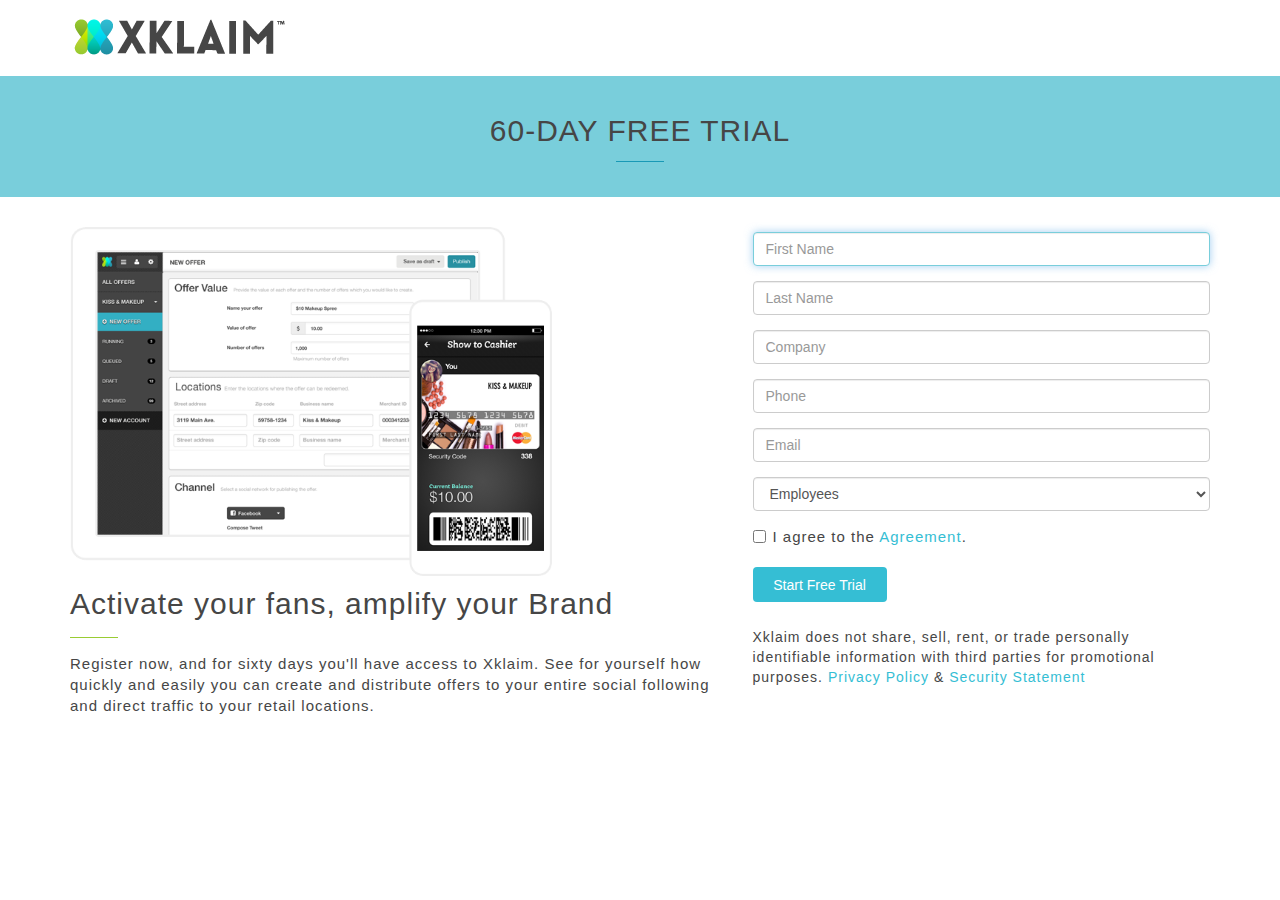
<file: trial/index.html>
<!DOCTYPE html>
<html lang="en">
	<head>
		<meta charset="utf-8">
		<title>60-day Free Trial | xKlaim</title>
		<meta name="description" content="Turn followers into shoppers. xKlaim is an easy way to activate and amplify your brand's social media following to drive real-world, in-store sales.">
		<meta name="viewport" content="width=device-width, maximum-scale=1, initial-scale=1, user-scalable=0">
		<meta http-equiv="X-UA-Compatible" content="IE=edge,chrome=1">

		<link href="../css/bootstrap.min.css" rel="stylesheet">
		<link href="../css/font-awesome.min.css" rel="stylesheet">
		<link href="../css/bootstrap-glyphicons.css" rel="stylesheet">
		<link href="../css/styles.css" rel="stylesheet">

		<!--[if lt IE 9]>
		<link href="../css/ie.css" rel="stylesheet">
		<script src="http://html5shim.googlecode.com/svn/trunk/html5.js"></script>
		<![endif]-->

		<script src="../js/modernizr.10409.js"></script>

		<link rel="shortcut icon" href="../ico/favicon.ico">
		<link rel="apple-touch-icon-precomposed" sizes="144x144" href="../ico/apple-touch-icon-144-precomposed.png">
		<link rel="apple-touch-icon-precomposed" sizes="114x114" href="../ico/apple-touch-icon-114-precomposed.png">
		<link rel="apple-touch-icon-precomposed" sizes="72x72" href="../ico/apple-touch-icon-72-precomposed.png">
		<link rel="apple-touch-icon-precomposed" href="../ico/apple-touch-icon-57-precomposed.png">

	</head>

	<body id="freetrial">

		<header id="global" role="banner" class="navbar hidden-xs navbar-fixed-top">
			<div class="container">
				<div class="navbar-header">
					<button data-target=".bs-navbar-collapse" data-toggle="collapse" type="button" class="navbar-toggle">
						<span class="sr-only">Toggle navigation</span>
						<span class="icon-bar"></span>
						<span class="icon-bar"></span>
						<span class="icon-bar"></span>
					</button>
					<a class="navbar-brand hidden-xs" href="../"><img id="brand" src="../img/brand.png" width="211" height="36" /></a>
				</div>
				<nav id="main" role="navigation" class="collapse navbar-collapse bs-navbar-collapse">
					<ul class="nav navbar-nav navbar-right">
					</ul>
					<ul class="nav hidden-xs hidden-sm hidden-md hidden-lg" id="scrollNav">
						<li class="social-nation"><a href="#social-nation">SOCIAL NATION</a></li>
						<li class="prize"><a href="#prize">THE $1.4 TRILLION PRIZE</a></li>
						<li class="opportunity"><a href="#opportunity">WINDOW OF OPPORTUNITY</a></li>
						<li class="activation"><a href="#activation">SOCIAL ACTIVATION</a></li>
						<li class="take-action"><a href="#take-action">TAKE ACTION</a></li>
					</ul>
				</nav>
			</div>
		</header>

		<header id="mobile" role="banner" class="navbar navbar-static-top hidden-sm hidden-md hidden-lg">
			<div class="container">
				<div class="navbar-header">
					<a class="navbar-brand hidden-sm hidden-md hidden-lg" href="../"><img id="brand-mobile" src="../img/brand-mobile.png" width="128" height="21" /></a>
				</div>
				<nav role="navigation" class="collapse navbar-collapse bs-navbar-collapse">
				</nav>
			</div>
		</header>

		<section id="content" class="clearfix">

			<section id="heading">
				<div class="container">
					<div class="row">
						<div class="col-sm-12">
							<h1>60-DAY FREE TRIAL</h1>
							<span class="line center"></span>
						</div>
					</div>
				</div>
			</section>

			<section id="trial" class="max-height">
				<div class="container">
					<div class="row">
						<div class="col-lg-7 col-sm-8">
							<div class="row">
								<div class="col-lg-9 col-sm-11">
									<img height="472" width="651" src="../img/featurette-image-activation.png" class="img-responsive">
								</div>
							</div>
							<h2>Activate your fans, amplify your Brand</h2>
							<span class="line"></span>
							<p>Register now, and for sixty days you'll have access to Xklaim. See for yourself how quickly and easily you can create and distribute offers to your entire social following and direct traffic to your retail locations.</p>
						</div>

						<div class="col-lg-5 col-sm-4">
							<form id="trialForm" name="trialForm" class="" method="post" action="http://virtualinkdesign.com/portfolio/xklaim_corp/trial/contact.php" role="form">
								<div class="alertmsg"></div>
								<fieldset>
									<div class="form-group">
										<input type="text" class="form-control required" name="first_name" id="first_name" autofocus placeholder="First Name" />
									</div>

									<div class="form-group">
										<input type="text" class="form-control required" name="last_name" id="last_name" placeholder="Last Name" />
									</div>

									<div class="form-group">
										<input type="text" class="form-control required" name="enterprise_name" id="enterprise_name" placeholder="Company" />
									</div>

									<div class="form-group">
										<input type="tel" class="form-control required" name="telephone_number" id="telephone_number" placeholder="Phone" />
									</div>

									<div class="form-group">
										<input type="email" class="form-control required" name="email_id" id="email_id" placeholder="Email" />
									</div>

									<div class="form-group">
										<select class="form-control required" name="employee_strength" id="employee_strength">
											<option value="">Employees</option>
											<option value="1">1 - 5 employees</option>
											<option value="2">6 - 20 employees</option>
											<option value="3">21 - 100 employees</option>
											<option value="4">101 - 500 employees</option>
											<option value="5">501+ employees</option>
										</select>
									</div>

									<div class="checkbox">
										<div for="is_agreed">
											<input type="checkbox" value="on" id="is_agreed" name="is_agreed">
											I agree to the <a href="#agreementModal" data-toggle="modal">Agreement</a>.
										</div>
									</div>

								</fieldset>

								<fieldset>
									<div class="form-group">
										<button class="btn btn-trial" type="submit">&nbsp;&nbsp;Start Free Trial&nbsp;&nbsp;</button>
									</div>
								</fieldset>
								<fieldset>
									<div class="form-group">
										<p class="note">Xklaim does not share, sell, rent, or trade personally identifiable information with third parties for promotional purposes. <a href="../privacy/">Privacy Policy</a> &amp; <a href="../security/">Security Statement</a></p>
									</div>
								</fieldset>
							</form>
						</div>
					</div>
				</div>
			</section>

		</section>

		<div class="ui-loader ui-loader-default"><span class="ui-icon ui-icon-loading"></span></div>

		<!-- Agreement Modal -->
		<div class="modal fade" id="agreementModal" tabindex="-1" role="dialog" aria-labelledby="agreementModalLabel" aria-hidden="true">
			<div class="modal-dialog">
				<div class="modal-content">
					<div class="modal-header">
						<button type="button" class="close" data-dismiss="modal" aria-hidden="true">&times;</button>
						<h3 class="modal-title" id="agreementModalLabel">User Agreement</h3>
					</div>
					<div class="modal-body">
						<h4>User Agreement</h4>
						<p>Cras mattis consectetur purus sit amet fermentum. Cras justo odio, dapibus ac facilisis in, egestas eget quam. Morbi leo risus, porta ac consectetur ac, vestibulum at eros.</p>
						<p>Praesent commodo cursus magna, vel scelerisque nisl consectetur et. Vivamus sagittis lacus vel augue laoreet rutrum faucibus dolor auctor.</p>
						<p>Aenean lacinia bibendum nulla sed consectetur. Praesent commodo cursus magna, vel scelerisque nisl consectetur et. Donec sed odio dui. Donec ullamcorper nulla non metus auctor fringilla.</p>
						<p>Cras mattis consectetur purus sit amet fermentum. Cras justo odio, dapibus ac facilisis in, egestas eget quam. Morbi leo risus, porta ac consectetur ac, vestibulum at eros.</p>
						<p>Praesent commodo cursus magna, vel scelerisque nisl consectetur et. Vivamus sagittis lacus vel augue laoreet rutrum faucibus dolor auctor.</p>
						<p>Aenean lacinia bibendum nulla sed consectetur. Praesent commodo cursus magna, vel scelerisque nisl consectetur et. Donec sed odio dui. Donec ullamcorper nulla non metus auctor fringilla.</p>
						<p>Cras mattis consectetur purus sit amet fermentum. Cras justo odio, dapibus ac facilisis in, egestas eget quam. Morbi leo risus, porta ac consectetur ac, vestibulum at eros.</p>
						<p>Praesent commodo cursus magna, vel scelerisque nisl consectetur et. Vivamus sagittis lacus vel augue laoreet rutrum faucibus dolor auctor.</p>
						<p>Aenean lacinia bibendum nulla sed consectetur. Praesent commodo cursus magna, vel scelerisque nisl consectetur et. Donec sed odio dui. Donec ullamcorper nulla non metus auctor fringilla.</p>
						<p>Cras mattis consectetur purus sit amet fermentum. Cras justo odio, dapibus ac facilisis in, egestas eget quam. Morbi leo risus, porta ac consectetur ac, vestibulum at eros.</p>
						<p>Praesent commodo cursus magna, vel scelerisque nisl consectetur et. Vivamus sagittis lacus vel augue laoreet rutrum faucibus dolor auctor.</p>
						<p>Aenean lacinia bibendum nulla sed consectetur. Praesent commodo cursus magna, vel scelerisque nisl consectetur et. Donec sed odio dui. Donec ullamcorper nulla non metus auctor fringilla.</p>
						<p>Cras mattis consectetur purus sit amet fermentum. Cras justo odio, dapibus ac facilisis in, egestas eget quam. Morbi leo risus, porta ac consectetur ac, vestibulum at eros.</p>
						<p>Praesent commodo cursus magna, vel scelerisque nisl consectetur et. Vivamus sagittis lacus vel augue laoreet rutrum faucibus dolor auctor.</p>
						<p>Aenean lacinia bibendum nulla sed consectetur. Praesent commodo cursus magna, vel scelerisque nisl consectetur et. Donec sed odio dui. Donec ullamcorper nulla non metus auctor fringilla.</p>
						<p>Cras mattis consectetur purus sit amet fermentum. Cras justo odio, dapibus ac facilisis in, egestas eget quam. Morbi leo risus, porta ac consectetur ac, vestibulum at eros.</p>
						<p>Praesent commodo cursus magna, vel scelerisque nisl consectetur et. Vivamus sagittis lacus vel augue laoreet rutrum faucibus dolor auctor.</p>
						<p>Aenean lacinia bibendum nulla sed consectetur. Praesent commodo cursus magna, vel scelerisque nisl consectetur et. Donec sed odio dui. Donec ullamcorper nulla non metus auctor fringilla.</p>
					</div>
					<div class="modal-footer">
						<button type="button" class="btn btn-default" data-dismiss="modal">Close</button>
					</div>
				</div>
			</div>
		</div>

		<script src="http://ajax.googleapis.com/ajax/libs/jquery/1.10.2/jquery.min.js"></script>
		<script>window.jQuery || document.write('<script src="../js/jquery-1.10.2.min.js"><\/script>')</script>
		<script src="../js/bootstrap.min.js"></script>
		<script src="../js/jquery.touchSwipe.min.js"></script>
		<script src="../js/retina.js"></script>
		<script src="../js/scroll-events-int.js"></script>
		<script src="../js/jquery.validate.min.js"></script>
		<script src="../js/scripts.js"></script>
	</body>
</html>
</file>
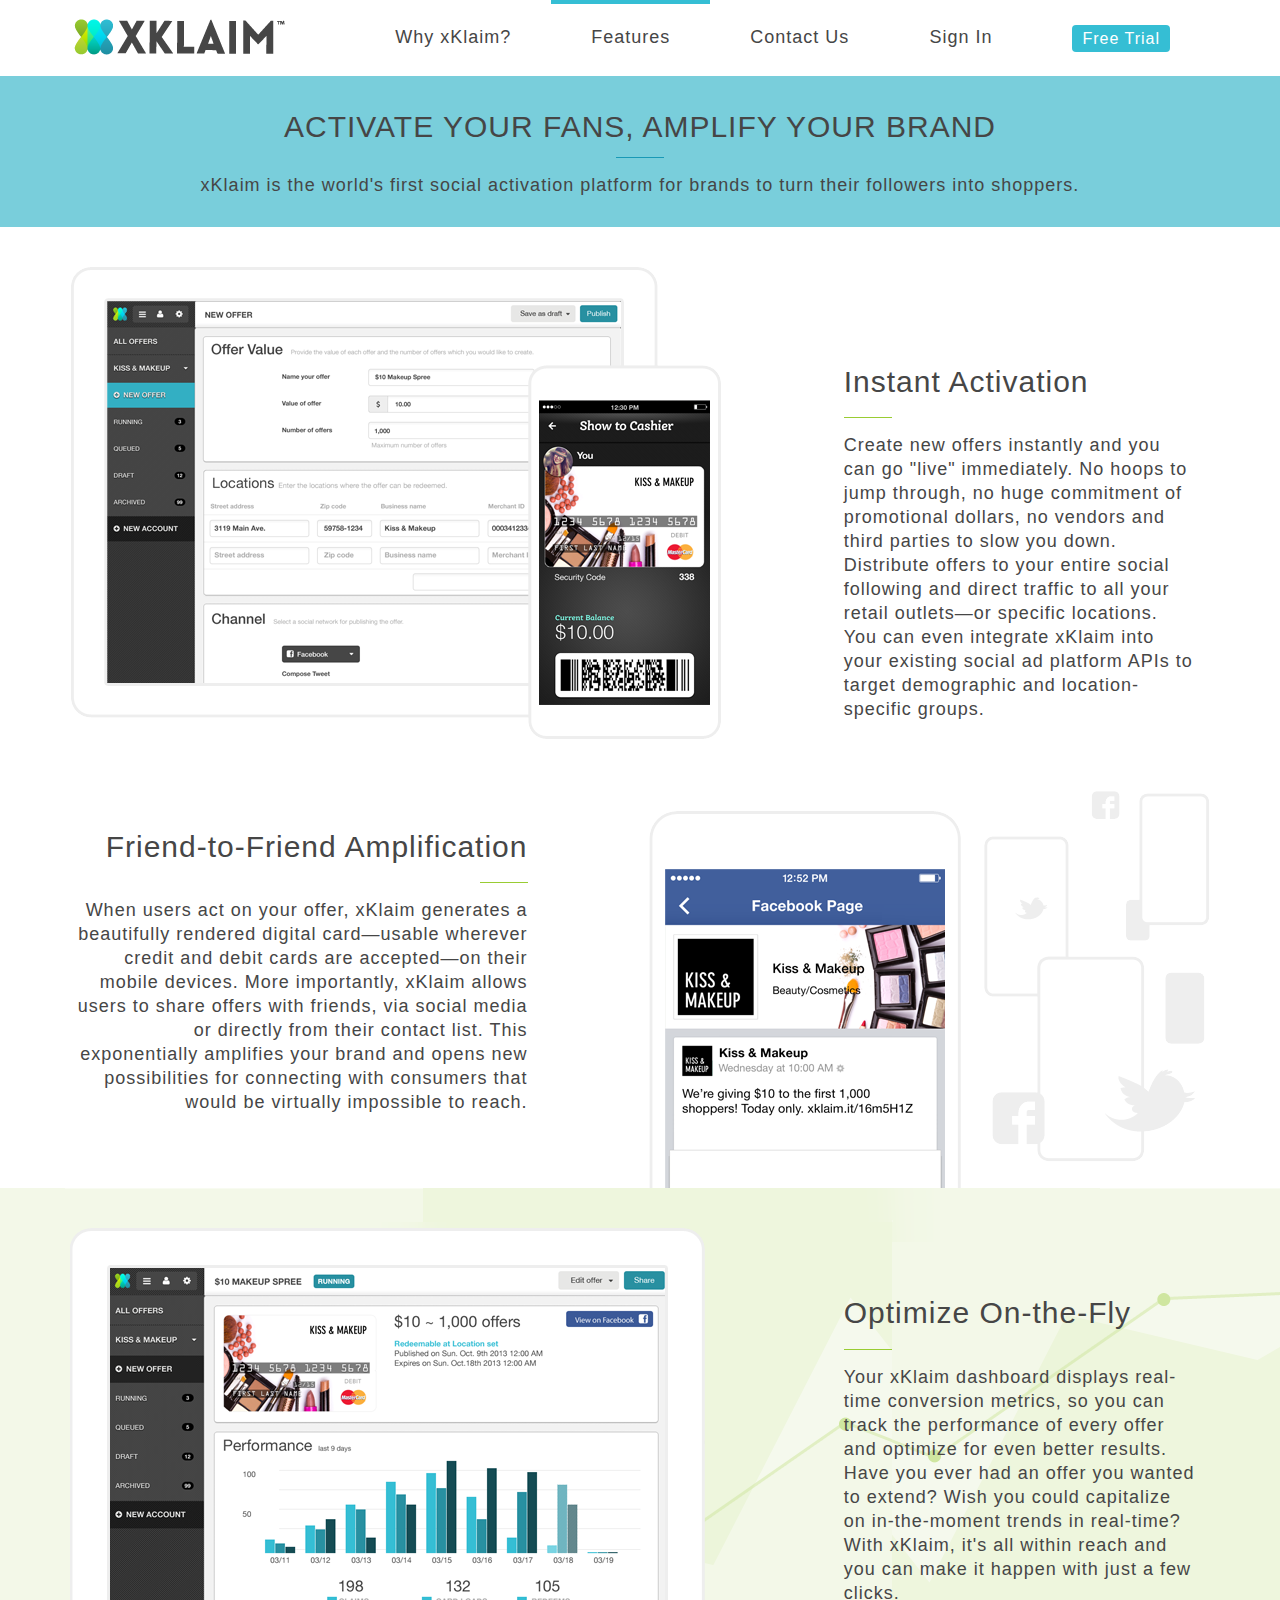
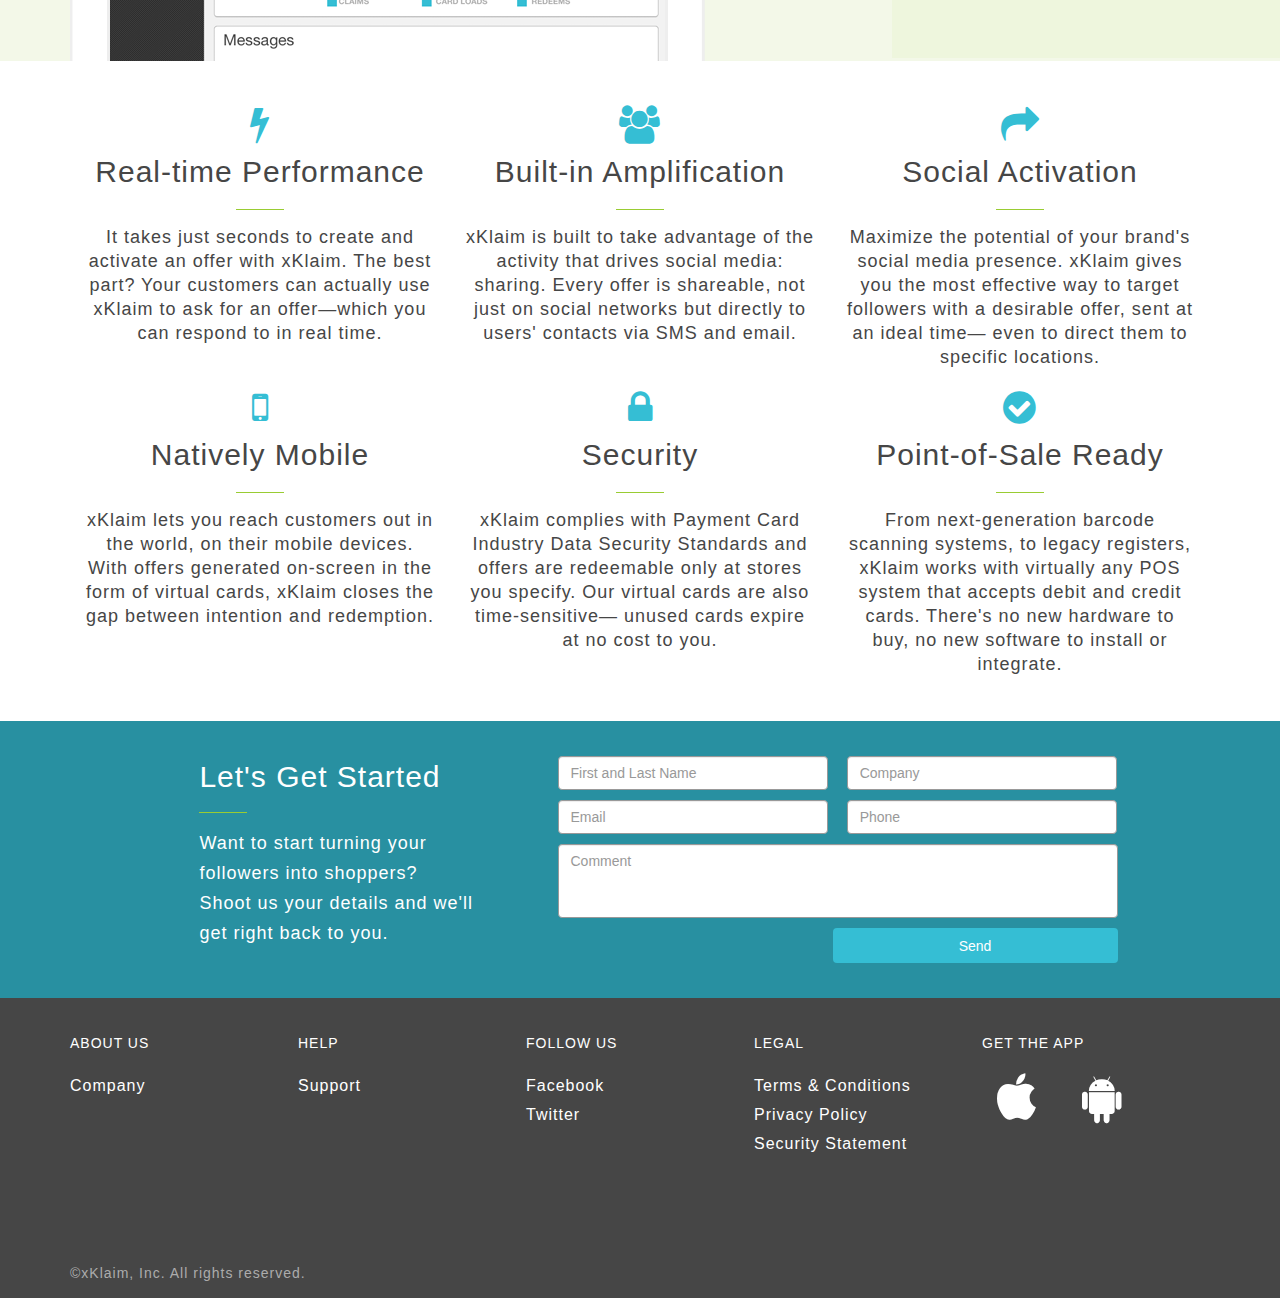
<file: features.html>
<!DOCTYPE html>
<html lang="en">
	<head>
		<meta charset="utf-8">
		<title>Features | xKlaim</title>
		<meta name="description" content="Turn followers into shoppers. xKlaim is an easy way to activate and amplify your brand's social media following to drive real-world, in-store sales.">
		<meta name="viewport" content="width=device-width, maximum-scale=1, initial-scale=1, user-scalable=0">
		<meta http-equiv="X-UA-Compatible" content="IE=edge,chrome=1">

		<link href="css/bootstrap.min.css" rel="stylesheet">
		<link href="css/font-awesome.min.css" rel="stylesheet">
		<link href="css/bootstrap-glyphicons.css" rel="stylesheet">
		<link href="css/styles.css" rel="stylesheet">

		<!--[if lt IE 9]>
		<link href="css/ie.css" rel="stylesheet">
		<script src="http://html5shim.googlecode.com/svn/trunk/html5.js"></script>
		<![endif]-->

		<script src="js/modernizr.10409.js"></script>

		<link rel="shortcut icon" href="ico/favicon.ico">
		<link rel="apple-touch-icon-precomposed" sizes="144x144" href="ico/apple-touch-icon-144-precomposed.png">
		<link rel="apple-touch-icon-precomposed" sizes="114x114" href="ico/apple-touch-icon-114-precomposed.png">
		<link rel="apple-touch-icon-precomposed" sizes="72x72" href="ico/apple-touch-icon-72-precomposed.png">
		<link rel="apple-touch-icon-precomposed" href="ico/apple-touch-icon-57-precomposed.png">

	</head>

	<body id="featurettes">

		<header id="global" role="banner" class="navbar hidden-xs navbar-fixed-top">
			<div class="container">
				<div class="navbar-header">
					<button data-target=".bs-navbar-collapse" data-toggle="collapse" type="button" class="navbar-toggle">
						<span class="sr-only">Toggle navigation</span>
						<span class="icon-bar"></span>
						<span class="icon-bar"></span>
						<span class="icon-bar"></span>
					</button>
					<a class="navbar-brand hidden-xs" href="index.html"><img id="brand" src="img/brand.png" width="211" height="36" /></a>
				</div>
				<nav id="main" role="navigation" class="collapse navbar-collapse bs-navbar-collapse">
					<ul class="nav navbar-nav navbar-right">
						<li><a href="why.html">Why xKlaim?</a></li>
						<li class="active"><a href="features.html">Features</a></li>
						<li><a href="#contact" class=" demo-link">Contact Us</a></li>
						<li><a href="/portfolio/xklaim_enterprise/#/home">Sign In</a></li>
						<li><a href="trial/" class="label label-primary">Free Trial</a></li>
					</ul>
					<ul class="nav hidden-xs hidden-sm hidden-md hidden-lg" id="scrollNav">
						<li class="social-nation"><a href="#social-nation">SOCIAL NATION</a></li>
						<li class="prize"><a href="#prize">THE $1.4 TRILLION PRIZE</a></li>
						<li class="opportunity"><a href="#opportunity">WINDOW OF OPPORTUNITY</a></li>
						<li class="activation"><a href="#activation">SOCIAL ACTIVATION</a></li>
						<li class="take-action"><a href="#take-action">TAKE ACTION</a></li>
					</ul>
				</nav>
			</div>
		</header>

		<header id="mobile" role="banner" class="navbar navbar-static-top hidden-sm hidden-md hidden-lg">
			<div class="container">
				<div class="navbar-header">
					<button data-target=".bs-navbar-collapse" data-toggle="collapse" type="button" class="navbar-toggle">
						<span class="sr-only">Toggle navigation</span>
						<span class="icon-bar"></span>
						<span class="icon-bar"></span>
						<span class="icon-bar"></span>
					</button>
					<a class="navbar-brand hidden-sm hidden-md hidden-lg" href="index.html"><img id="brand-mobile" src="img/brand-mobile.png" width="128" height="21" /></a>
				</div>
				<nav role="navigation" class="collapse navbar-collapse bs-navbar-collapse">
					<ul class="nav navbar-nav navbar-right">
						<li><a href="why.html">Why xKlaim?</a></li>
						<li><a href="features.html">Features</a></li>
						<li><a href="#contact" class="demo-link">Contact Us</a></li>
						<li><a href="trial/" class="label label-primary">Free Trial</a></li>
					</ul>
				</nav>
			</div>
		</header>

		<section id="content" class="clearfix">

			<section id="heading">
				<div class="container">
					<div class="row">
						<div class="col-sm-12">
							<h1>ACTIVATE YOUR FANS, AMPLIFY YOUR BRAND</h1>
							<span class="line center"></span>
							<p>xKlaim is the world's first social activation platform for brands to turn their followers into shoppers.</p>
						</div>
					</div>
				</div>
			</section>

			<section id="featurettes-white" data-route="/featurettes-white/">
				<div class="container marketing">
					<div class="row featurette">
						<div class="col-sm-7">
							<img class="featurette-image img-responsive" src="img/featurette-image-activation.png" width="651" height="472" />
						</div>
						<div class="col-sm-5">
							<div class="col-md-2"></div>
							<div class="col-md-10">
								<div class="vspace">
									<h2>Instant Activation</h2>
									<span class="line"></span>
									<p class="text-left">Create new offers instantly and you can go "live" immediately. No hoops to jump through, no huge commitment of promotional dollars, no vendors and third parties to slow you down. Distribute offers to your entire social following and direct traffic to all your retail outlets&mdash;or specific locations. You can even integrate xKlaim into your existing social ad platform APIs to target demographic and location-specific groups.</p>
								</div>
							</div>
						</div>
					</div>
					<div class="row featurette hidden-xs">
						<div class="col-sm-5">
							<h2 class="text-right">Friend-to-Friend Amplification</h2>
							<!--<span class="right-line"><span class="line"></span></span>-->
							<span class="line right"></span>
							<p class="text-right clearfix clear">When users act on your offer, xKlaim generates a beautifully rendered digital card&mdash;usable wherever credit and debit cards are accepted&mdash;on their mobile devices. More importantly, xKlaim allows users to share offers with friends, via social media or directly from their contact list. This exponentially amplifies your brand and opens new possibilities for connecting with consumers that would be virtually impossible to reach.</p>
						</div>
						<div class="col-sm-7">
							<div class="col-md-1"></div>
							<div class="col-md-11">
								<img class="featurette-image img-responsive pull-right" src="img/featurette-image-amplify.png" width="561" height="397" />
							</div>
						</div>
					</div>
					<div class="row featurette hidden-sm hidden-md hidden-lg">
						<div class="col-sm-7">
							<img class="featurette-image img-responsive" src="img/featurette-image-amplify.png" width="561" height="397" />
						</div>
						<div class="col-sm-5">
							<h2 class="text-right">Friend-to-Friend Amplification</h2>
							<!--<span class="right-line"><span class="line"></span></span>-->
							<span class="line right"></span>
							<p class="text-right clearfix clear">When users act on your offer, xKlaim generates a beautifully rendered digital card&mdash;usable wherever credit and debit cards are accepted&mdash;on their mobile devices. More importantly xKlaim allows users to share offers with friends, via social media or directly from their contact list. This exponentially amplifies your brand and opens new possibilities for connecting with consumers that would be virtually impossible to reach.</p>
						</div>
					</div>
				</div>
			</section>

			<section id="featurettes-optimize" data-route="/featurettes-optimize/">
				<div class="container marketing">
					<div class="row featurette">
						<div class="col-sm-7">
							<img class="featurette-image img-responsive" src="img/featurette-image-optimize.png" width="635" height="433" />
						</div>
						<div class="col-sm-5">
							<div class="col-md-2"></div>
							<div class="col-md-10">
								<div class="vspace">
									<h2>Optimize On-the-Fly</h2>
									<span class="line"></span>
									<p class="text-left">Your xKlaim dashboard displays real-time conversion metrics, so you can track the performance of every offer and optimize for even better results. Have you ever had an offer you wanted to extend? Wish you could capitalize on in-the-moment trends in real-time? With xKlaim, it's all within reach and you can make it happen with just a few clicks.</p>
								</div>
							</div>
						</div>
					</div>
				</div>
			</section>

			<section id="featurettes-items" data-route="/featurettes-items/">
				<div class="container marketing">
					<div class="row">
						<div class="col-sm-12">
							<div class="col-sm-4">
								<span class="icon"><i class="fa fa-bolt"></i></span>
								<h2>Real-time Performance</h2>
								<span class="line center"></span>
								<p>It takes just seconds to create and activate an offer with xKlaim. The best part? Your customers can actually use xKlaim to ask for an offer&mdash;which you can respond to in real time.</p>
							</div>
							<div class="col-sm-4">
								<span class="icon"><i class="fa fa-group"></i></span>
								<h2>Built-in Amplification</h2>
								<span class="line center"></span>
								<p>xKlaim is built to take advantage of the activity that drives social media: sharing. Every offer is shareable, not just on social networks but directly to users' contacts via SMS and email.</p>
							</div>
							<div class="col-sm-4">
								<span class="icon"><i class="fa fa-share"></i></span>
								<h2>Social Activation</h2>
								<span class="line center"></span>
								<p>Maximize the potential of your brand's social media presence. xKlaim gives you the most effective way to target followers with a desirable offer, sent at an ideal time&mdash; even to direct them to specific locations.</p>
							</div>
						</div>
					</div>
					<div class="row">
						<div class="col-sm-12">
							<div class="col-sm-4">
								<span class="icon"><i class="fa fa-mobile-phone"></i></span>
								<h2>Natively Mobile</h2>
								<span class="line center"></span>
								<p>xKlaim lets you reach customers out in the world, on their mobile devices. With offers generated on-screen in the form of virtual cards, xKlaim closes the gap between intention and redemption.</p>
							</div>
							<div class="col-sm-4">
								<span class="icon"><i class="fa fa-lock"></i></span>
								<h2>Security</h2>
								<span class="line center"></span>
								<p>xKlaim complies with Payment Card Industry Data Security Standards and offers are redeemable only at stores you specify. Our virtual cards are also time-sensitive&mdash; unused cards expire at no cost to you.</p>
							</div>

							<div class="col-sm-4">
								<span class="icon"><i class="fa fa-check-circle"></i></span>
								<h2>Point-of-Sale Ready</h2>
								<span class="line center"></span>
								<p>From next-generation barcode scanning systems, to legacy registers, xKlaim works with virtually any POS system that accepts debit and credit cards. There's no new hardware to buy, no new software to install or integrate.</p>
							</div>

						</div>
					</div>
				</div>
			</section>

			<section id="contact" data-route="/contact/">
				<div class="container">
					<div class="row">
						<div class="col-sm-5">
							<div class="col-md-3"></div>
							<div class="col-md-8">
								<h2>Let's Get Started</h2>
								<span class="line"></span>
								<p>Want to start turning your followers into shoppers? Shoot us your details and we'll get right back to you.</p>
							</div>
						</div>
						<div class="col-sm-7">
							<div class="col-md-11">
								<form id="contactForm" name="contactForm" class="form-inline" method="post" action="http://virtualinkdesign.com/portfolio/xklaim_corp/contact.php" role="form">
									<div class="alertmsg"></div>
									<fieldset>
										<div class="form-group">
											<div class="input even">
												<input type="text" class="form-control required" name="name" id="name" placeholder="First and Last Name" />
											</div>
										</div>
										<div class="form-group">
											<div class="input">
												<input type="text" class="form-control" name="company" id="company" placeholder="Company" />
											</div>
										</div>
									</fieldset>
									<fieldset>
										<div class="form-group">
											<div class="input even">
												<input type="email" class="form-control required" name="email" id="email" placeholder="Email" />
											</div>
										</div>
										<div class="form-group">
											<div class="input">
												<input type="tel" class="form-control" name="phone" id="phone" placeholder="Phone" />
											</div>
										</div>
									</fieldset>
									<fieldset>
										<div class="form-group">
											<div class="input">
												<textarea class="form-control col-sm-3" id="comment" name="comment" placeholder="Comment" rows="3"></textarea>
											</div>
										</div>
									</fieldset>
									<fieldset class="button">
										<div class="form-group">
											<button class="btn btn-submit" type="submit">Send</button>
										</div>
									</fieldset>
								</form>
							</div>
							<div class="col-md-1"></div>
						</div>
					</div>
				</div>
			</section>
		</section>

		<footer id="footer">
			<div class="container">
				<div class="row">
					<div class="col-sm-12">
						<ul class="about">
							<li>ABOUT US</li>
							<li><a href="about/">Company</a></li>
						</ul>
						<ul class="company">
							<li>HELP</li>
							<li><a href="support/">Support</a></li>
						</ul>
						<ul class="follow">
							<li>FOLLOW US</li>
							<li><a href="https://www.facebook.com/XKLAIMIT">Facebook</a></li>
							<li><a href="https://twitter.com/XKLAIMIT">Twitter</a></li>
						</ul>
						<ul class="legal">
							<li>LEGAL</li>
							<li><a href="tou/">Terms &amp; Conditions</a></li>
							<li><a href="privacy/">Privacy Policy</a></li>
							<li><a href="security_statement/">Security Statement</a></li>
						</ul>
						<ul class="app">
							<li>GET THE APP</li>
							<li><a href="https://itunes.apple.com/us/app/okd/id625677744?mt=8"><i class="fa fa-apple"></i></a></li>
							<li><a href=""><i class="fa fa-android"></i></a></li>
						</ul>
					</div>
				</div>
				<div class="row">
					<div class="col-sm-12">
						<p>&copy;xKlaim, Inc. All rights reserved.</p>
					</div>
				</div>
			</div>
		</footer>
		<div class="ui-loader ui-loader-default"><span class="ui-icon ui-icon-loading"></span></div>

		<script src="http://ajax.googleapis.com/ajax/libs/jquery/1.10.2/jquery.min.js"></script>
		<script>window.jQuery || document.write('<script src="js/jquery-1.10.2.min.js"><\/script>')</script>
		<script src="js/bootstrap.min.js"></script>
		<script src="js/jquery.touchSwipe.min.js"></script>
		<script src="js/retina.js"></script>
		<script src="js/scroll-events-int.js"></script>
		<script src="js/jquery.validate.min.js"></script>
		<script src="js/scripts.js"></script>

	</body>
</html>
</file>
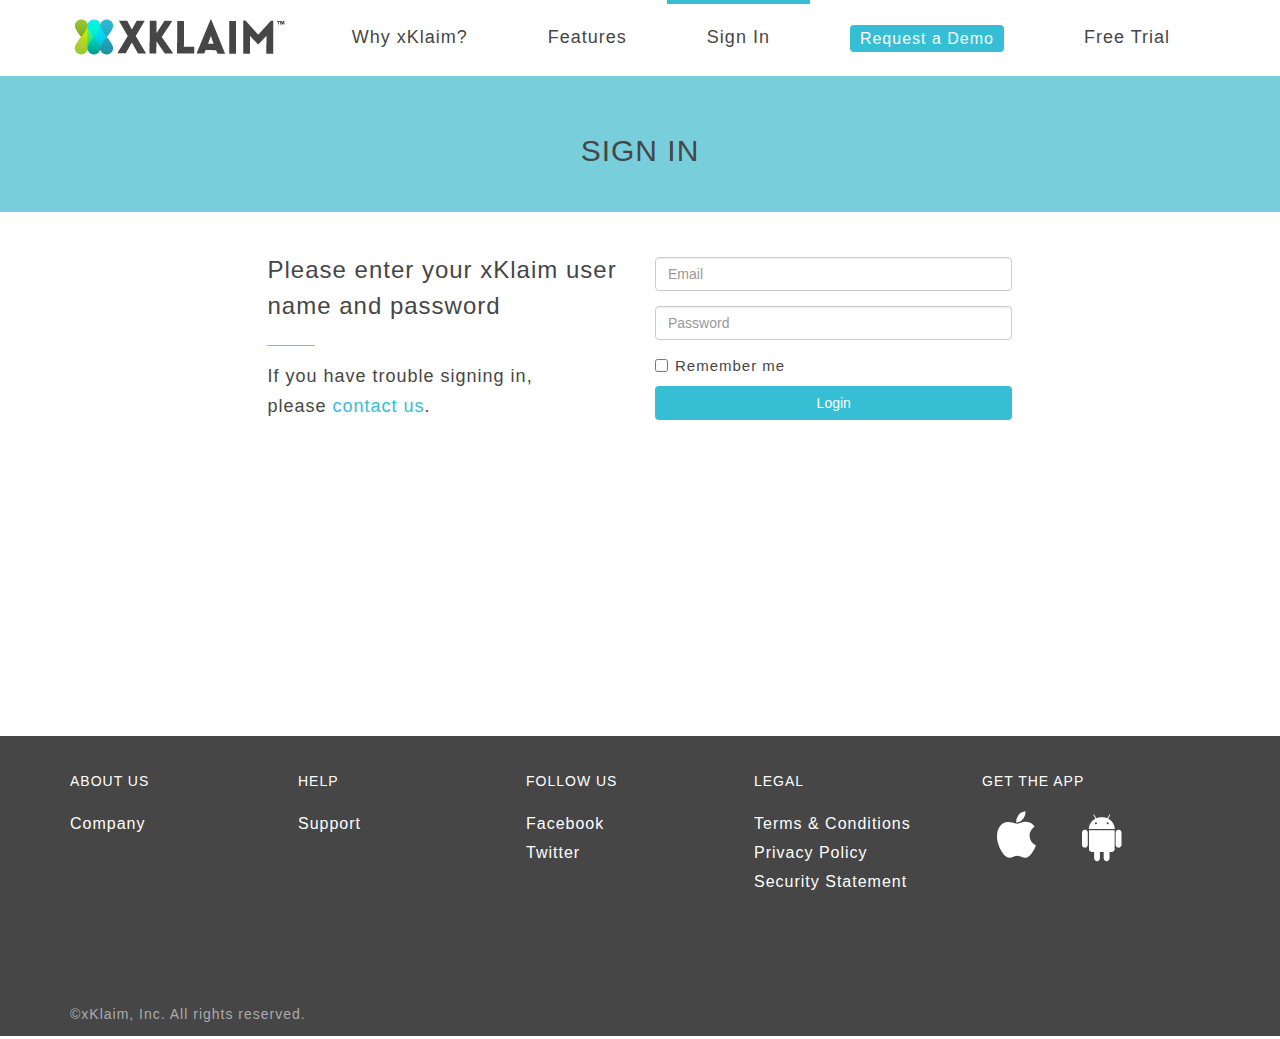
<file: login.html>
<!DOCTYPE html>
<html lang="en">
	<head>
		<meta charset="utf-8">
		<title>Sign In | xKlaim</title>
		<meta name="description" content="Turn followers into shoppers. xKlaim is an easy way to activate and amplify your brand's social media following to drive real-world, in-store sales.">
		<meta name="viewport" content="width=device-width, maximum-scale=1, initial-scale=1, user-scalable=0">
		<meta http-equiv="X-UA-Compatible" content="IE=edge,chrome=1">

		<link href="css/bootstrap.min.css" rel="stylesheet">
		<link href="css/font-awesome.min.css" rel="stylesheet">
		<link href="css/bootstrap-glyphicons.css" rel="stylesheet">
		<link href="css/styles.css" rel="stylesheet">

		<!--[if lt IE 9]>
		<link href="css/ie.css" rel="stylesheet">
		<script src="http://html5shim.googlecode.com/svn/trunk/html5.js"></script>
		<![endif]-->

		<script src="js/modernizr.10409.js"></script>

		<link rel="shortcut icon" href="ico/favicon.ico">
		<link rel="apple-touch-icon-precomposed" sizes="144x144" href="ico/apple-touch-icon-144-precomposed.png">
		<link rel="apple-touch-icon-precomposed" sizes="114x114" href="ico/apple-touch-icon-114-precomposed.png">
		<link rel="apple-touch-icon-precomposed" sizes="72x72" href="ico/apple-touch-icon-72-precomposed.png">
		<link rel="apple-touch-icon-precomposed" href="ico/apple-touch-icon-57-precomposed.png">

	</head>

	<body id="signin">

		<header id="global" role="banner" class="navbar hidden-xs navbar-fixed-top">
			<div class="container">
				<div class="navbar-header">
					<button data-target=".bs-navbar-collapse" data-toggle="collapse" type="button" class="navbar-toggle">
						<span class="sr-only">Toggle navigation</span>
						<span class="icon-bar"></span>
						<span class="icon-bar"></span>
						<span class="icon-bar"></span>
					</button>
					<a class="navbar-brand hidden-xs" href="index.html"><img id="brand" src="img/brand.png" width="211" height="36" /></a>
				</div>
				<nav id="main" role="navigation" class="collapse navbar-collapse bs-navbar-collapse">
					<ul class="nav navbar-nav navbar-right">
						<li><a href="why.html">Why xKlaim?</a></li>
						<li><a href="features.html">Features</a></li>
						<li class="active"><a href="login.html">Sign In</a></li>
						<li><a href="index.html#contact" class="label label-primary">Request a Demo</a></li>
						<li><a href="trial/">Free Trial</a></li>
					</ul>
					<ul class="nav hidden-xs hidden-sm hidden-md hidden-lg" id="scrollNav">
						<li class="social-nation"><a href="#social-nation">SOCIAL NATION</a></li>
						<li class="prize"><a href="#prize">THE $1.4 TRILLION PRIZE</a></li>
						<li class="opportunity"><a href="#opportunity">WINDOW OF OPPORTUNITY</a></li>
						<li class="activation"><a href="#activation">SOCIAL ACTIVATION</a></li>
						<li class="take-action"><a href="#take-action">TAKE ACTION</a></li>
					</ul>
				</nav>
			</div>
		</header>

		<header id="mobile" role="banner" class="navbar navbar-static-top hidden-sm hidden-md hidden-lg">
			<div class="container">
				<div class="navbar-header">
					<button data-target=".bs-navbar-collapse" data-toggle="collapse" type="button" class="navbar-toggle">
						<span class="sr-only">Toggle navigation</span>
						<span class="icon-bar"></span>
						<span class="icon-bar"></span>
						<span class="icon-bar"></span>
					</button>
					<a class="navbar-brand hidden-sm hidden-md hidden-lg" href="index.html"><img id="brand-mobile" src="img/brand-mobile.png" width="128" height="21" /></a>
				</div>
				<nav role="navigation" class="collapse navbar-collapse bs-navbar-collapse">
					<ul class="nav navbar-nav navbar-right">
						<li><a href="why.html">Why xKlaim?</a></li>
						<li><a href="features.html">Features</a></li>
						<li class="active"><a href="login.html">Sign In</a></li>
						<li><a href="index.html#contact" class="label label-primary">Request a Demo</a></li>
						<li><a href="trial/">Free Trial</a></li>
					</ul>
				</nav>
			</div>
		</header>

		<section id="content" class="clearfix">

			<section id="heading">
				<div class="container">
					<div class="row">
						<div class="col-sm-12">
							<h1>SIGN IN</h1>
						</div>
					</div>
				</div>
			</section>

			<section id="login">
				<div class="container-narrow">
					<div class="row">
						<div class="col-lg-5 col-lg-offset-1 col-sm-4 col-sm-offset-2 hidden-xs">
							<h2>Please enter your xKlaim user name and password</h2>
							<span class="line"></span>
							<p>If you have trouble signing in,<br> please <a target="_top" href="mailto:support@xklaim.it">contact us</a>.</p>
						</div>
						<div class="col-lg-5 col-sm-4">
							<form id="loginForm" name="loginForm" class="" method="post" action="/enterprise/api/v1/user/login/" role="form">
								<div class="alertmsg"></div>
								<fieldset>
									<div class="form-group">
										<input type="email" class="form-control required" name="email" id="email" placeholder="Email" />
									</div>
									<div class="form-group">
										<input type="password" class="form-control required" name="password" id="password" placeholder="Password" />
									</div>
									<div class="checkbox">
										<label>
											<input type="checkbox" name="remember_me" id="remember_me" value="true"> Remember me
										</label>
									</div>
									<button class="btn btn-login btn-block" type="submit">Login</button>
								</fieldset>
							</form>
						</div>
					</div>
				</div>
			</section>
		</section>

		<footer id="footer">
			<div class="container">
				<div class="row">
					<div class="col-sm-12">
						<ul class="about">
							<li>ABOUT US</li>
							<li><a href="about/">Company</a></li>
						</ul>
						<ul class="company">
							<li>HELP</li>
							<li><a href="support/">Support</a></li>
						</ul>
						<ul class="follow">
							<li>FOLLOW US</li>
							<li><a href="https://www.facebook.com/XKLAIMIT">Facebook</a></li>
							<li><a href="https://twitter.com/XKLAIMIT">Twitter</a></li>
						</ul>
						<ul class="legal">
							<li>LEGAL</li>
							<li><a href="tou/">Terms &amp; Conditions</a></li>
							<li><a href="privacy/">Privacy Policy</a></li>
							<li><a href="security_statement/">Security Statement</a></li>
						</ul>
						<ul class="app">
							<li>GET THE APP</li>
							<li><a href="https://itunes.apple.com/us/app/okd/id625677744?mt=8"><i class="fa fa-apple"></i></a></li>
							<li><a href=""><i class="fa fa-android"></i></a></li>
						</ul>
					</div>
				</div>
				<div class="row">
					<div class="col-sm-12">
						<p>&copy;xKlaim, Inc. All rights reserved.</p>
					</div>
				</div>
			</div>
		</footer>
		<div class="ui-loader ui-loader-default"><span class="ui-icon ui-icon-loading"></span></div>

		<script src="http://ajax.googleapis.com/ajax/libs/jquery/1.10.2/jquery.min.js"></script>
		<script>window.jQuery || document.write('<script src="js/jquery-1.10.2.min.js"><\/script>')</script>
		<script src="js/bootstrap.min.js"></script>
		<script src="js/jquery.touchSwipe.min.js"></script>
		<script src="js/retina.js"></script>
		<script src="js/scroll-events-int.js"></script>
		<script src="js/jquery.validate.min.js"></script>
		<script src="js/scripts.js"></script>

	</body>
</html>
</file>
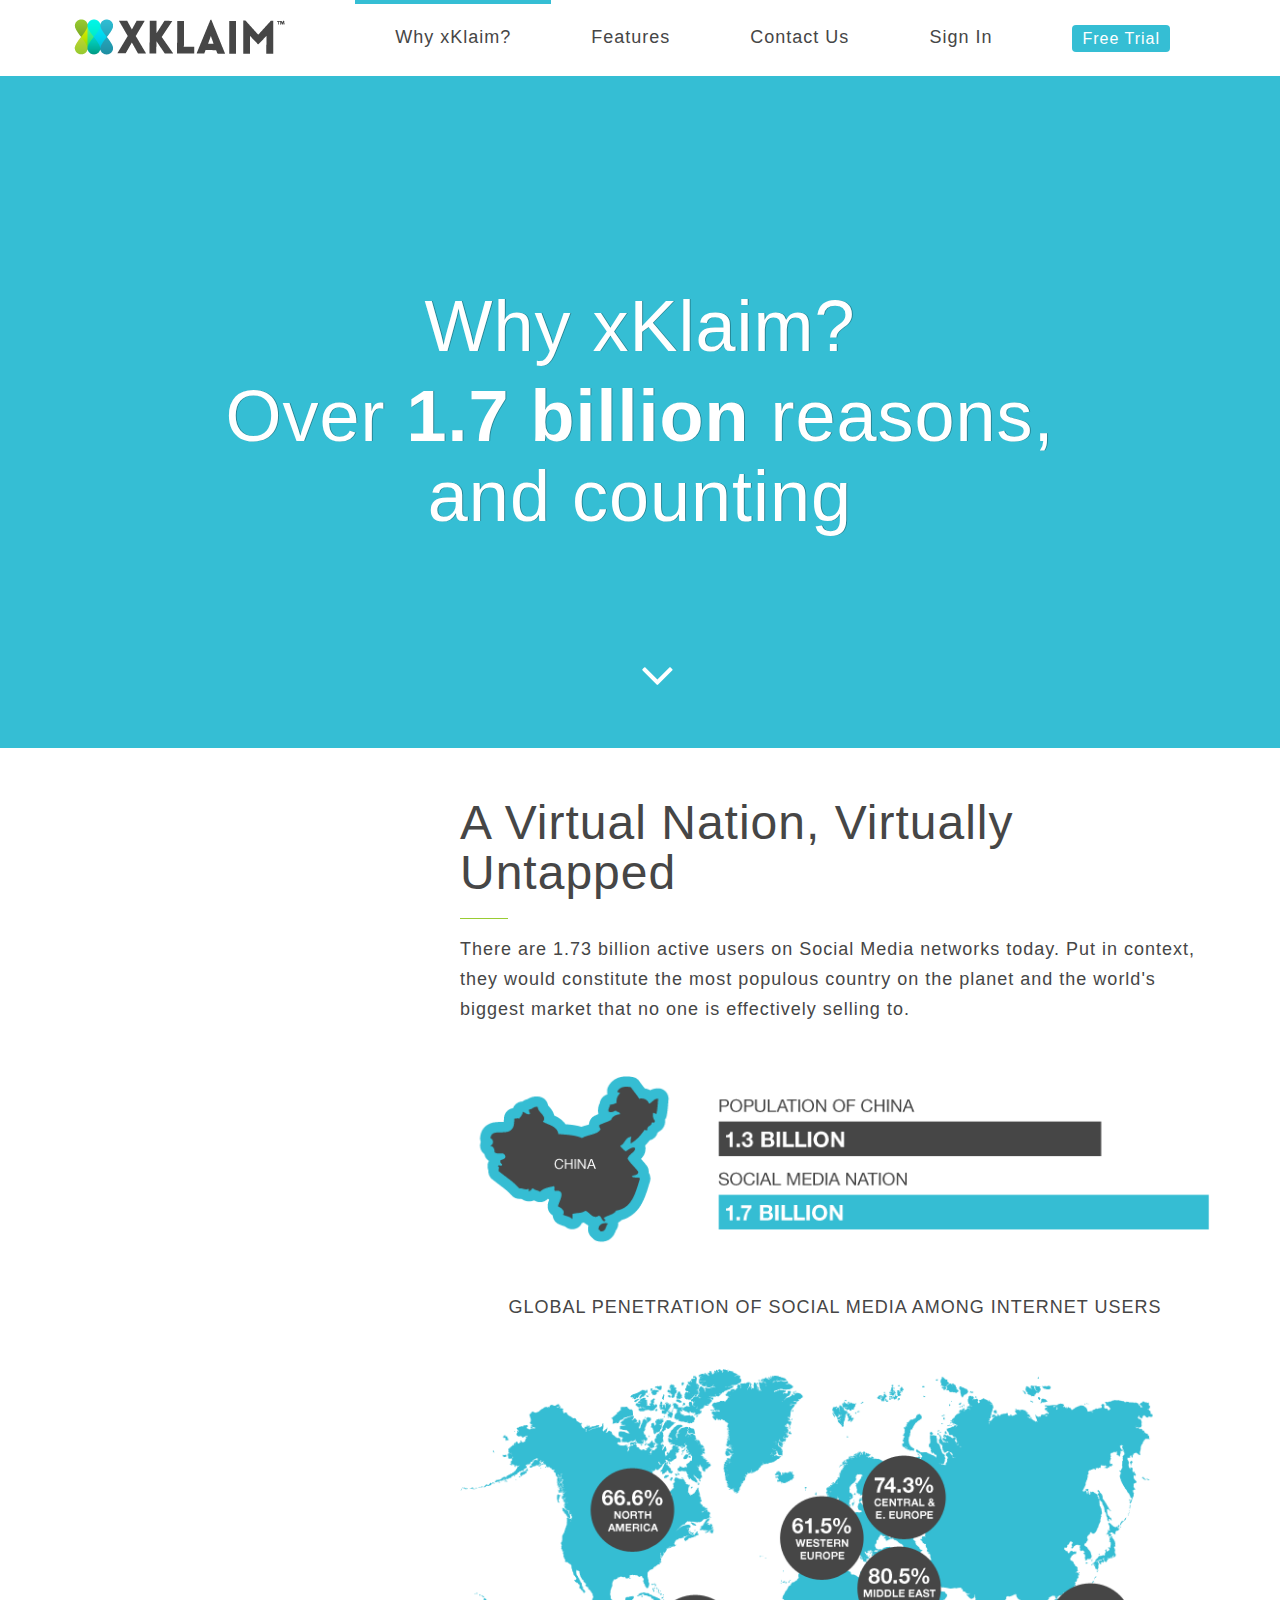
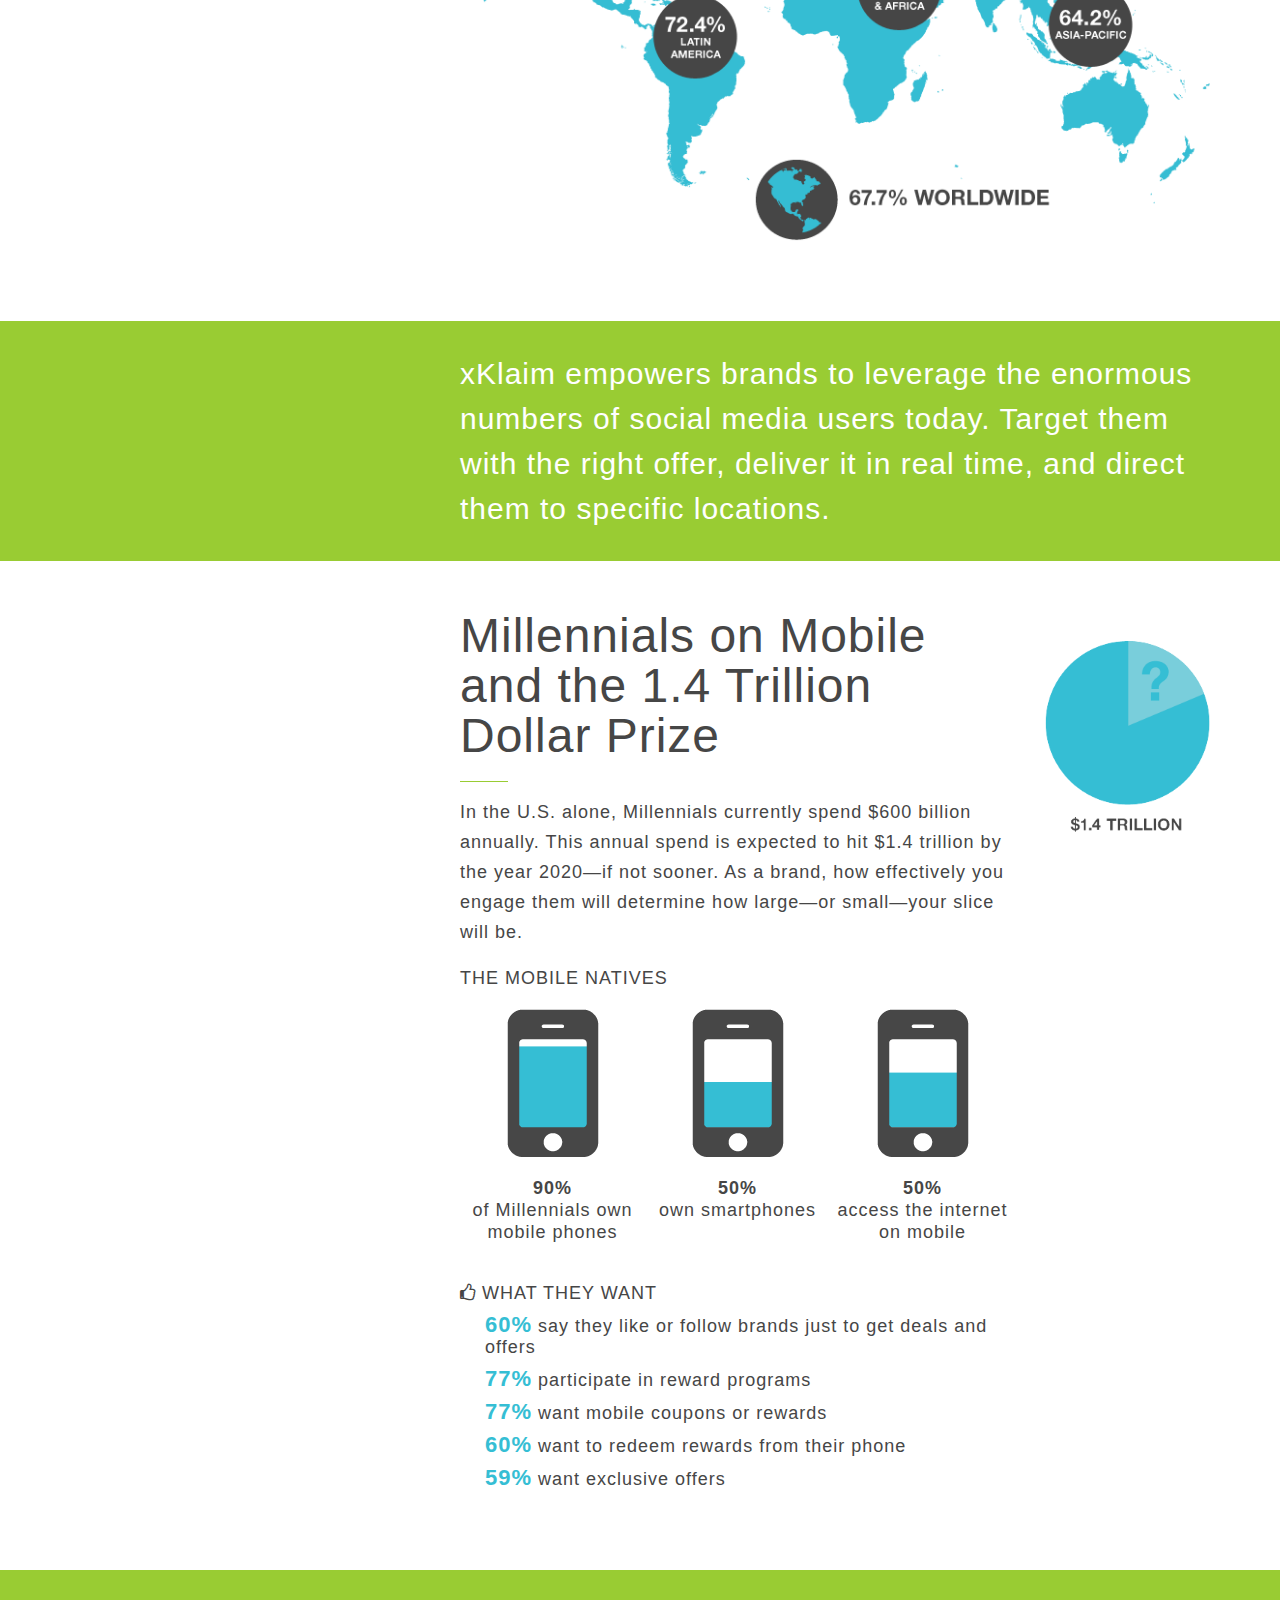
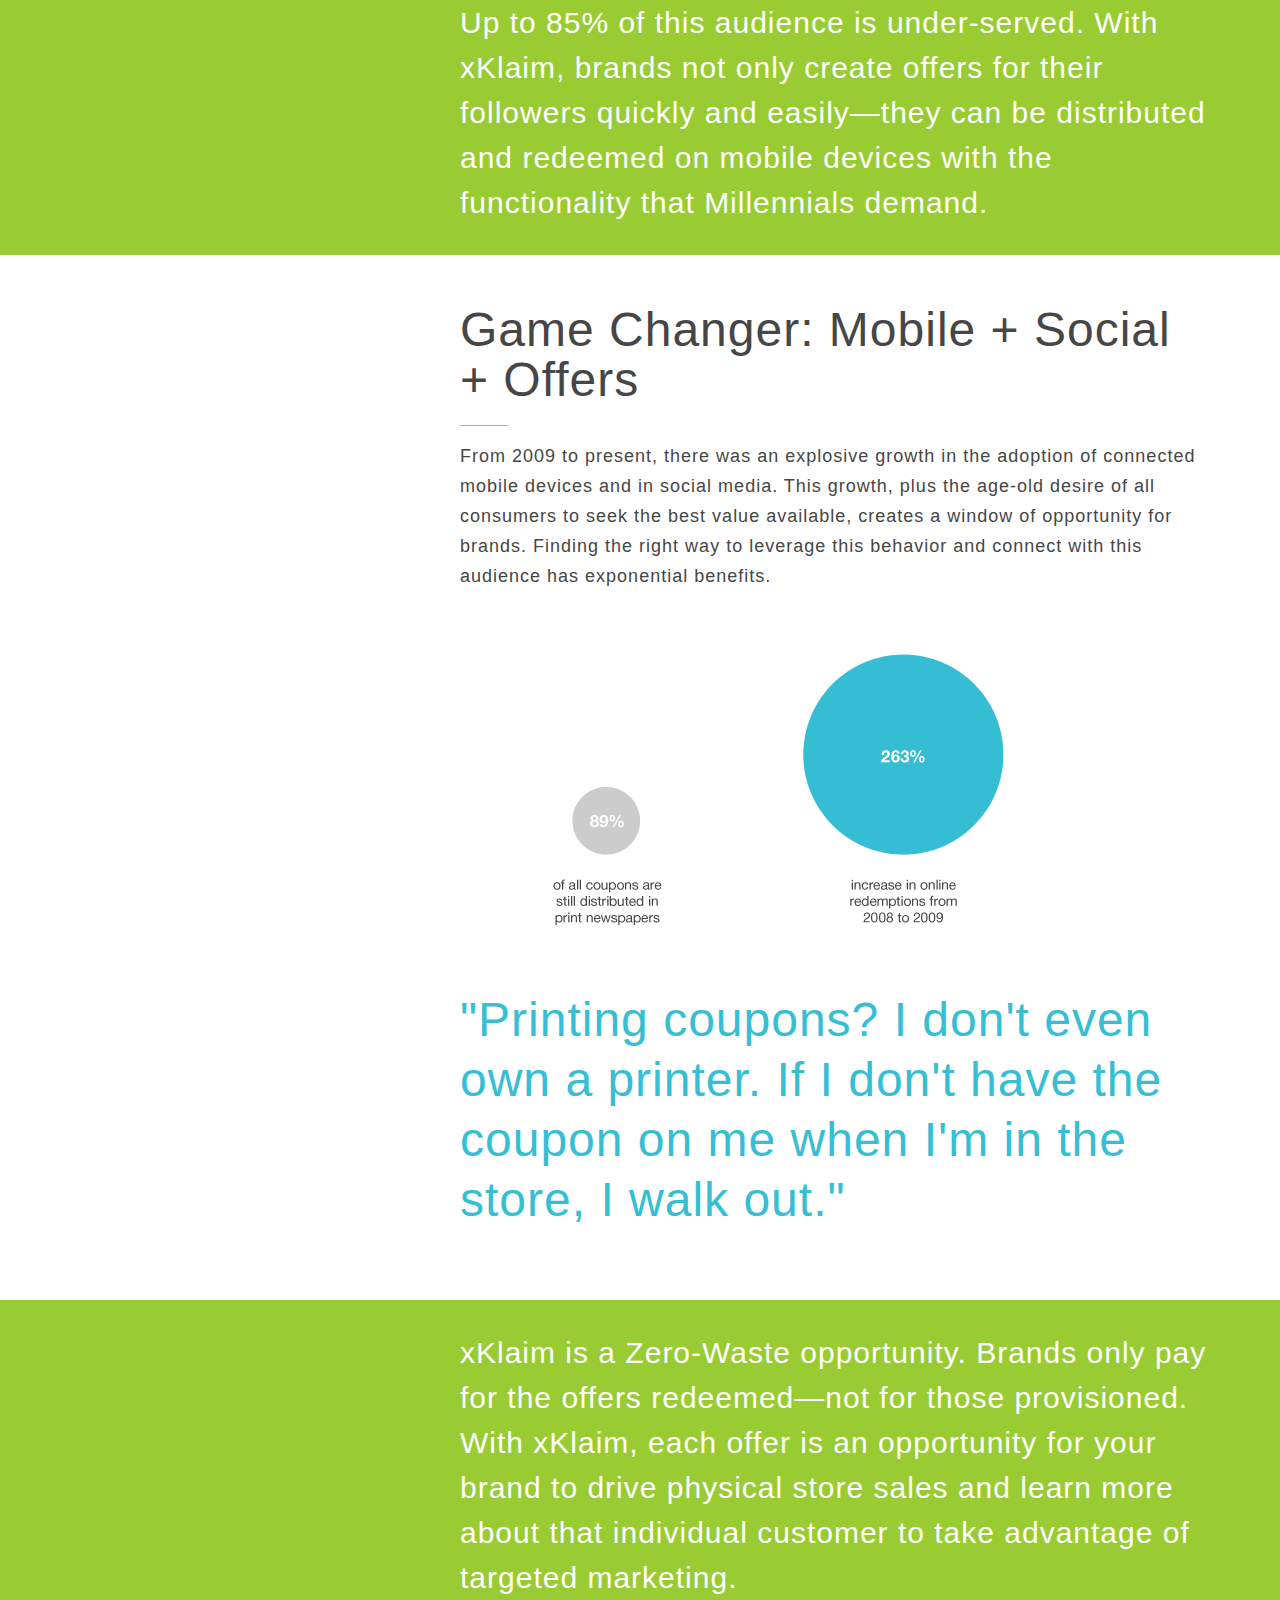
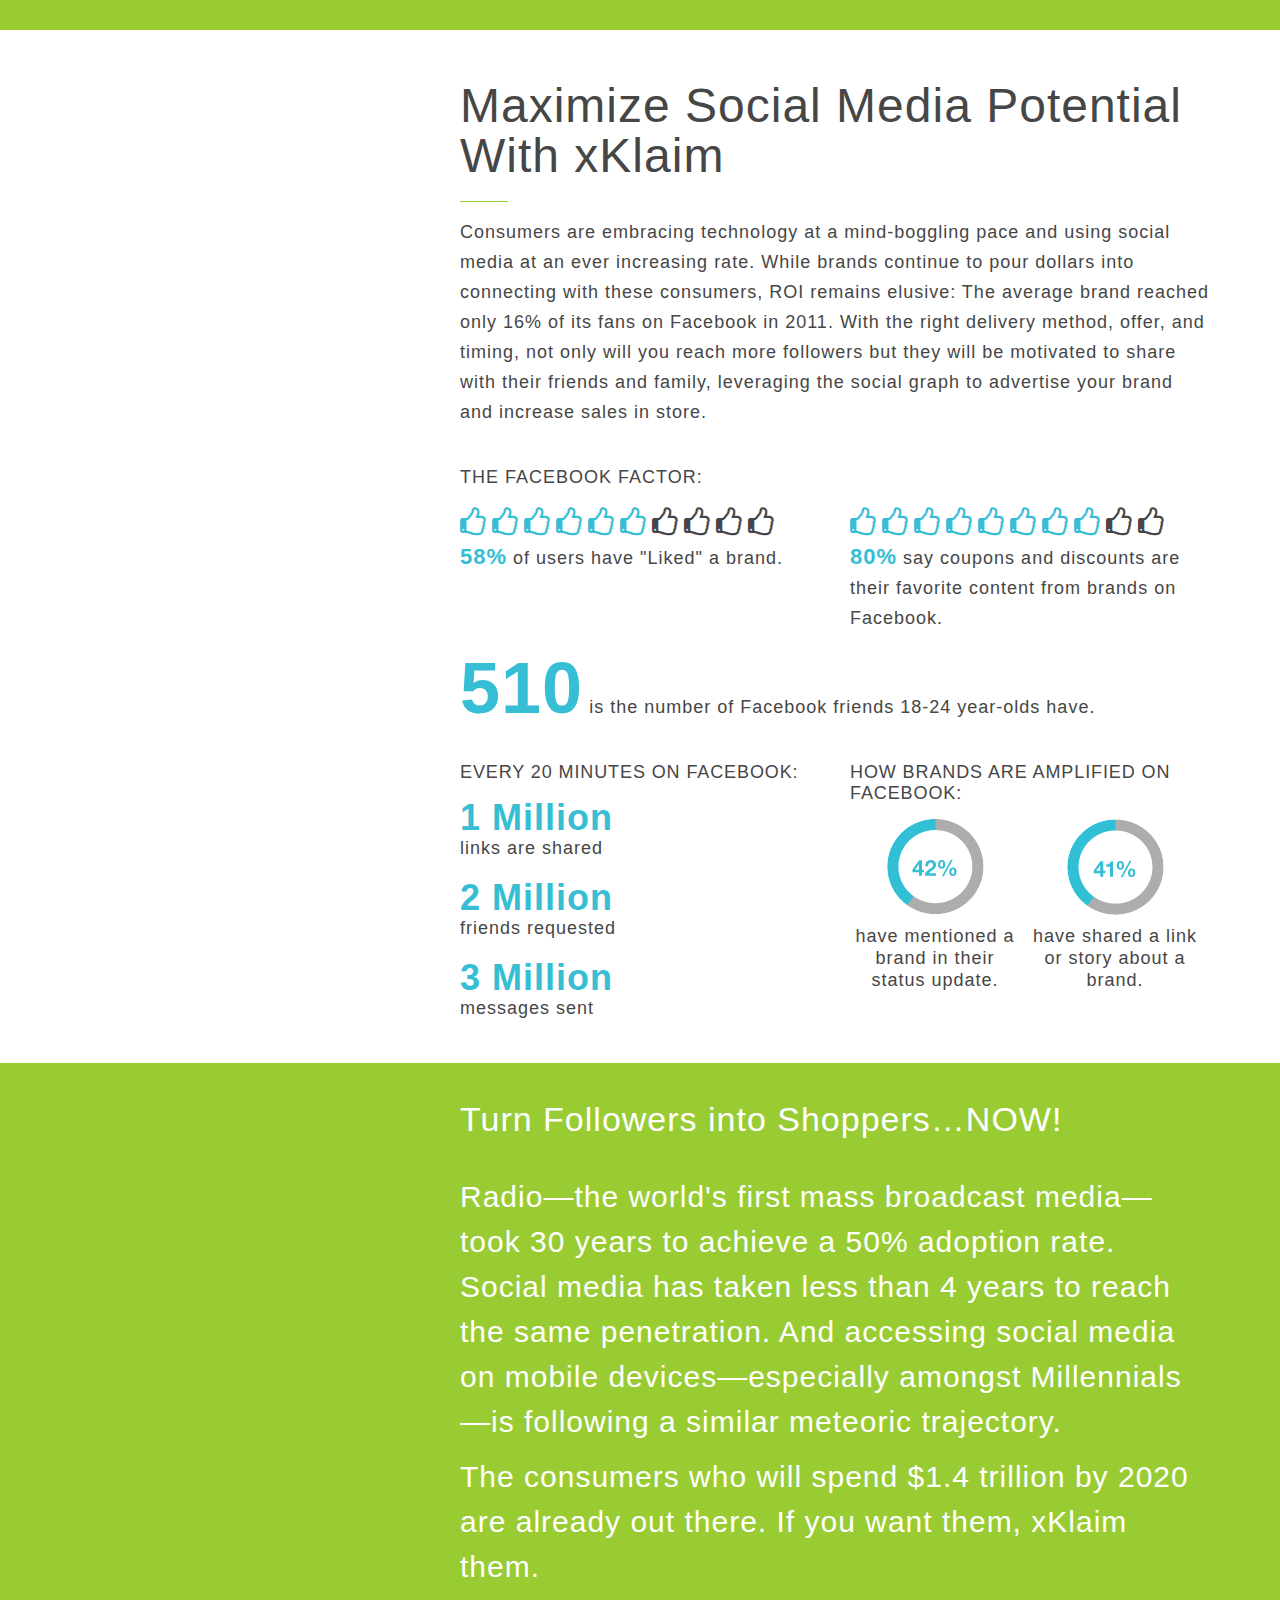
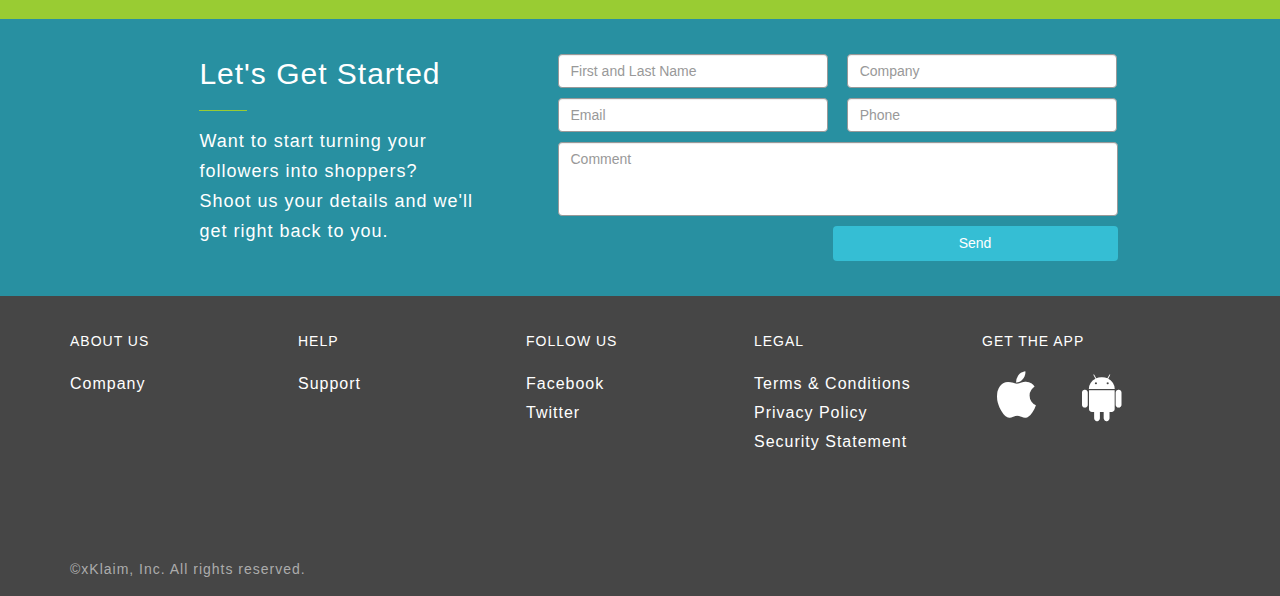
<file: why.html>
<!DOCTYPE html>
<html lang="en">
	<head>
		<meta charset="utf-8">
		<title>Why xKlaim? | xKlaim</title>
		<meta name="description" content="Turn followers into shoppers. xKlaim is an easy way to activate and amplify your brand's social media following to drive real-world, in-store sales.">
		<meta name="viewport" content="width=device-width, maximum-scale=1, initial-scale=1, user-scalable=0">
		<meta http-equiv="X-UA-Compatible" content="IE=edge,chrome=1">

		<link href="css/bootstrap.min.css" rel="stylesheet">
		<link href="css/font-awesome.min.css" rel="stylesheet">
		<link href="css/bootstrap-glyphicons.css" rel="stylesheet">
		<link href="css/styles.css" rel="stylesheet">

		<!--[if lt IE 9]>
		<link href="css/ie.css" rel="stylesheet">
		<script src="http://html5shim.googlecode.com/svn/trunk/html5.js"></script>
		<![endif]-->

		<script src="js/modernizr.10409.js"></script>

		<link rel="shortcut icon" href="ico/favicon.ico">
		<link rel="apple-touch-icon-precomposed" sizes="144x144" href="ico/apple-touch-icon-144-precomposed.png">
		<link rel="apple-touch-icon-precomposed" sizes="114x114" href="ico/apple-touch-icon-114-precomposed.png">
		<link rel="apple-touch-icon-precomposed" sizes="72x72" href="ico/apple-touch-icon-72-precomposed.png">
		<link rel="apple-touch-icon-precomposed" href="ico/apple-touch-icon-57-precomposed.png">
	</head>

	<body id="why">

		<header id="global" role="banner" class="navbar hidden-xs navbar-fixed-top">
			<div class="container">
				<div class="navbar-header">
					<button data-target=".bs-navbar-collapse" data-toggle="collapse" type="button" class="navbar-toggle">
						<span class="sr-only">Toggle navigation</span>
						<span class="icon-bar"></span>
						<span class="icon-bar"></span>
						<span class="icon-bar"></span>
					</button>
					<a class="navbar-brand hidden-xs" href="index.html"><img id="brand" src="img/brand.png" width="211" height="36" /></a>
				</div>
				<nav id="main" role="navigation" class="collapse navbar-collapse bs-navbar-collapse">
					<ul class="nav navbar-nav navbar-right">
						<li class="active"><a href="why.html">Why xKlaim?</a></li>
						<li><a href="features.html">Features</a></li>
						<li><a href="#contact" class=" demo-link">Contact Us</a></li>
						<li><a href="/portfolio/xklaim_enterprise/#/home">Sign In</a></li>
						<li><a href="trial/" class="label label-primary">Free Trial</a></li>
					</ul>
					<ul class="nav hidden-xs" id="scrollNav">
						<li class="social-nation"><a href="#social-nation">SOCIAL NATION</a></li>
						<li class="prize"><a href="#prize">THE $1.4 TRILLION PRIZE</a></li>
						<li class="opportunity"><a href="#opportunity">WINDOW OF OPPORTUNITY</a></li>
						<li class="activation"><a href="#activation">SOCIAL ACTIVATION</a></li>
						<li class="take-action"><a href="#take-action">TAKE ACTION</a></li>
					</ul>
				</nav>

			</div>
		</header>

		<header id="mobile" role="banner" class="navbar navbar-static-top hidden-sm hidden-md hidden-lg">
			<div class="container">
				<div class="navbar-header">
					<button data-target=".bs-navbar-collapse" data-toggle="collapse" type="button" class="navbar-toggle">
						<span class="sr-only">Toggle navigation</span>
						<span class="icon-bar"></span>
						<span class="icon-bar"></span>
						<span class="icon-bar"></span>
					</button>
					<a class="navbar-brand hidden-sm hidden-md hidden-lg" href="index.html"><img id="brand-mobile" src="img/brand-mobile.png" width="128" height="21" /></a>
				</div>
				<nav role="navigation" class="collapse navbar-collapse bs-navbar-collapse">
					<ul class="nav navbar-nav navbar-right">
						<li><a href="why.html">Why xKlaim?</a></li>
						<li><a href="features.html">Features</a></li>
						<li><a href="#contact" class="demo-link">Contact Us</a></li>
						<li><a href="trial/" class="label label-primary">Free Trial</a></li>
					</ul>
				</nav>
			</div>
		</header>

		<section id="content" class="clearfix">

			<section id="heading">
				<div class="container">
					<div class="row">
						<div class="col-sm-12">
							<h1>Why xKlaim?</h1>
							<h1>Over <strong>1.7 billion</strong> reasons, <br />and counting</h1>
						</div>
					</div>
					<div class="row">
						<div class="col-sm-12">
							<div id="scrolly">
								<div class="scroll one"></div>
							</div>
						</div>
					</div>
				</div>
			</section>

			<section id="social-nation" data-route="/social-nation/" data-scrolloffset="45">
				<article class="intro">
					<div class="container">
						<div class="row">
							<div class="col-sm-4"></div>
							<div class="col-sm-8">
								<h2>A Virtual Nation, Virtually Untapped</h2>
								<span class="line"></span>
								<p>There are 1.73 billion active users on Social Media networks today. Put in context, they would constitute the most populous country on the planet and the world's biggest market that no one is effectively selling to.</p>
								<figure class="hidden-xs"><img src="img/china.png" class="img-responsive" width="767" height="176" /></figure>
								<figure class="hidden-sm hidden-md hidden-lg"><img src="img/china-m.png" class="img-responsive" width="282" height="241" /></figure>
								<h3 class="center-block">GLOBAL PENETRATION OF SOCIAL MEDIA AMONG INTERNET USERS</h3>
								<figure class="hidden-xs"><img src="img/global-users.png" class="img-responsive" width="776" height="489" /></figure>
								<figure class="hidden-sm hidden-md hidden-lg"><img src="img/global-users-m.png" class="img-responsive" width="302" height="253" /></figure>
							</div>
						</div>
					</div>
				</article>
				<blockquote class="divider">
					<div class="container">
						<div class="row">
							<div class="col-sm-4"></div>
							<div class="col-sm-8">
								<p>xKlaim empowers brands to leverage the enormous numbers of social media users today. Target them with the right offer, deliver it in real time, and direct them to specific locations.</p>
							</div>
						</div>
					</div>
				</blockquote>
			</section>

			<section id="prize" data-route="/prize/" data-scrolloffset="45">
				<article class="intro">
					<div class="container">
						<div class="row">
							<div class="col-sm-4"></div>
							<div class="col-lg-6 col-sm-5">
								<h2>Millennials on Mobile and the 1.4 Trillion Dollar Prize</h2>
								<span class="line"></span>
								<p>In the U.S. alone, Millennials currently spend $600 billion annually. This annual spend is expected to hit $1.4 trillion by the year 2020&mdash;if not sooner. As a brand, how effectively you engage them will determine how large&mdash;or small&mdash;your slice will be.</p>
							</div>
							<div class="col-lg-2 col-sm-3">
								<figure>
									<img src="img/pie.png" alt="$1.4 trillion annual spend" class="img-responsive" width="220" height="255" />
								</figure>
							</div>
						</div>
						<div class="row">
							<div class="col-sm-4"></div>
							<div class="col-lg-6 col-sm-7">
								<h3>THE MOBILE NATIVES</h3>
								<ul class="natives">
									<li class="col-lg-4 col-sm-4">
										<img src="img/mobile-90.png" class="img-responsive" width="92" height="148" />
										<p><strong>90&#37;</strong> of Millennials own mobile phones</p>
									</li>
									<li class="col-lg-4 col-sm-4">
										<img src="img/mobile-50.png" class="img-responsive" width="92" height="148" />
										<p><strong>50&#37;</strong> own smartphones</p>
									</li>
									<li class="col-lg-4 col-sm-4">
										<img src="img/mobile-60.png" class="img-responsive" width="92" height="148" />
										<p><strong>50&#37;</strong> access the internet on mobile</p>
									</li>
								</ul>
							</div>
						</div>

						<div class="row">
							<div class="col-sm-4"></div>
							<div class="col-lg-6 col-sm-8">
								<h3 class="icon"><i class="fa fa-thumbs-o-up"></i> WHAT THEY WANT</h3>
								<ul class="survey">
									<li><span>60&#37;</span> say they like or follow brands just to get deals and offers</li>
									<li><span>77&#37;</span> participate in reward programs</li>
									<li><span>77&#37;</span> want mobile coupons or rewards</li>
									<li><span>60&#37;</span> want to redeem rewards from their phone</li>
									<li><span>59&#37;</span> want exclusive offers</li>
								</ul>
							</div>
						</div>

					</div>
				</article>
				<blockquote class="divider">
					<div class="container">
						<div class="row">
							<div class="col-sm-4"></div>
							<div class="col-sm-8">
								<p>Up to 85&#37; of this audience is under-served. With xKlaim, brands not only create offers for their followers quickly and easily&mdash;they can be distributed and redeemed on mobile devices with the functionality that Millennials demand.</p>
							</div>
						</div>
					</div>
				</blockquote>
			</section>

			<section id="opportunity" data-route="/opportunity/" data-scrolloffset="45">
				<article class="intro">
					<div class="container">
						<div class="row">
							<div class="col-sm-4"></div>
							<div class="col-sm-8">
								<h2>Game Changer: Mobile &#43; Social &#43; Offers</h2>
								<span class="line"></span>
								<p>From 2009 to present, there was an explosive growth in the adoption of connected mobile devices and in social media. This growth, plus the age-old desire of all consumers to seek the best value available, creates a window of opportunity for brands. Finding the right way to leverage this behavior and connect with this audience has exponential benefits.</p>
								<figure class="hidden-xs"><img src="img/coupon-stats.png" class="img-responsive" width="592" height="299" /></figure>
								<figure class="hidden-sm hidden-md hidden-lg"><img src="img/coupon-stats-m.png" class="img-responsive" width="294" height="243" /></figure>
							</div>
						</div>
						<div class="row">
							<div class="col-sm-4"></div>
							<div class="col-sm-8">
								<blockquote class="testimonial">"Printing coupons? I don't even own a printer. If I don't have the coupon on me when I'm in the store, I walk out."</blockquote>
							</div>
						</div>
					</div>
				</article>
				<blockquote class="divider">
					<div class="container">
						<div class="row">
							<div class="col-sm-4"></div>
							<div class="col-sm-8">
								<p>xKlaim is a Zero-Waste opportunity. Brands only pay for the offers redeemed&mdash;not for those provisioned. With xKlaim, each offer is an opportunity for your brand to drive physical store sales and learn more about that individual customer to take advantage of targeted marketing.</p>
							</div>
						</div>
					</div>
				</blockquote>
			</section>

			<section id="activation" data-route="/activation/" data-scrolloffset="45">
				<article class="intro">
					<div class="container">
						<div class="row">
							<div class="col-sm-4"></div>
							<div class="col-sm-8">
								<h2>Maximize Social Media Potential With xKlaim</h2>
								<span class="line"></span>
								<p>Consumers are embracing technology at a mind-boggling pace and using social media at an ever increasing rate. While brands continue to pour dollars into connecting with these consumers, ROI remains elusive: The average brand reached only 16&#37; of its fans on Facebook in 2011. With the right delivery method, offer, and timing, not only will you reach more followers but they will be motivated to share with their friends and family, leveraging the social graph to advertise your brand and increase sales in store.</p>
							</div>
						</div>
						<div class="row">
							<div class="col-sm-4"></div>
							<div class="col-sm-8">
								<h3 class="facebook">THE FACEBOOK FACTOR:</h3>
							</div>
						</div>
						<div class="row">
							<div class="col-sm-4"></div>
							<div class="col-sm-4">
								<p class="facebook-factor"><span><i class="fa fa-thumbs-o-up"></i><i class="fa fa-thumbs-o-up"></i><i class="fa fa-thumbs-o-up"></i><i class="fa fa-thumbs-o-up"></i><i class="fa fa-thumbs-o-up"></i><i class="fa fa-thumbs-o-up"></i></span><i class="fa fa-thumbs-o-up"></i><i class="fa fa-thumbs-o-up"></i><i class="fa fa-thumbs-o-up"></i><i class="fa fa-thumbs-o-up"></i></p>
								<p class="m-margin"><span class="liked">58&#37;</span> of users have "Liked" a brand.</p>
							</div>
							<div class="col-sm-4">
								<p class="facebook-factor"><span><i class="fa fa-thumbs-o-up"></i><i class="fa fa-thumbs-o-up"></i><i class="fa fa-thumbs-o-up"></i><i class="fa fa-thumbs-o-up"></i><i class="fa fa-thumbs-o-up"></i><i class="fa fa-thumbs-o-up"></i><i class="fa fa-thumbs-o-up"></i><i class="fa fa-thumbs-o-up"></i></span><i class="fa fa-thumbs-o-up"></i><i class="fa fa-thumbs-o-up"></i></p>
								<p class="m-margin"><span class="liked">80&#37;</span> say coupons and discounts are their favorite content from brands on Facebook.</p>
							</div>
						</div>
						<div class="row">
							<div class="col-sm-4"></div>
							<div class="col-sm-8">
								<p class="friends"><span class="friends">510</span> is the number of Facebook friends 18-24 year-olds have.</p>
							</div>
						</div>
						<div class="row">
							<div class="col-sm-4"></div>
							<div class="col-md-4 col-sm-3">
								<h3 class="spacing">EVERY 20 MINUTES ON FACEBOOK:</h3>
								<p class="stats"><span class="stats">1 Million</span> links are shared</p>
								<p class="stats"><span class="stats">2 Million</span> friends requested</p>
								<p class="stats"><span class="stats">3 Million</span> messages sent</p>
							</div>
							<div class="col-md-4 col-sm-5">
								<h3 class="spacing">HOW BRANDS ARE AMPLIFIED ON FACEBOOK:</h3>
								<ul class="stats">
									<li>
										<img src="img/42percent.png" class="img-responsive" width="97" height="96" />
										<p>have mentioned a brand in their status update.</p>
									</li>
									<li>
										<img src="img/41percent.png" class="img-responsive" width="97" height="96" />
										<p>have shared a link or story about a brand.</p>
									</li>
								</ul>
							</div>
						</div>
					</div>
				</article>
				<blockquote class="divider" id="take-action" data-route="/take-action/" data-scrolloffset="45">
					<div class="container">
						<div class="row">
							<div class="col-sm-4"></div>
							<div class="col-sm-8">
								<h4>Turn Followers into Shoppers&#133;NOW!</h4>
								<p>Radio&mdash;the world's first mass broadcast media&mdash;took 30 years to achieve a 50&#37; adoption rate. Social media has taken less than 4 years to reach the same penetration. And accessing social media on mobile devices&mdash;especially amongst Millennials&mdash;is following a similar meteoric trajectory.</p>

								<p>The consumers who will spend $1.4 trillion by 2020 are already out there. If you want them, xKlaim them.</p>
							</div>
						</div>
					</div>
				</blockquote>
			</section>

			<section id="contact">
				<div class="container">
					<div class="row">
						<div class="col-sm-5">
							<div class="col-md-3"></div>
							<div class="col-md-8">
								<h2>Let's Get Started</h2>
								<span class="line"></span>
								<p>Want to start turning your followers into shoppers? Shoot us your details and we'll get right back to you.</p>
							</div>
						</div>
						<div class="col-sm-7">
							<div class="col-md-11">
								<form id="contactForm" name="contactForm" class="form-inline" method="post" action="http://virtualinkdesign.com/portfolio/xklaim_corp/contact.php" role="form">
									<div class="alertmsg"></div>
									<fieldset>
										<div class="form-group">
											<div class="input even">
												<input type="text" class="form-control required" name="name" id="name" placeholder="First and Last Name" />
											</div>
										</div>
										<div class="form-group">
											<div class="input">
												<input type="text" class="form-control" name="company" id="company" placeholder="Company" />
											</div>
										</div>
									</fieldset>
									<fieldset>
										<div class="form-group">
											<div class="input even">
												<input type="email" class="form-control required" name="email" id="email" placeholder="Email" />
											</div>
										</div>
										<div class="form-group">
											<div class="input">
												<input type="tel" class="form-control" name="phone" id="phone" placeholder="Phone" />
											</div>
										</div>
									</fieldset>
									<fieldset>
										<div class="form-group">
											<div class="input">
												<textarea class="form-control col-sm-3" id="comment" name="comment" placeholder="Comment" rows="3"></textarea>
											</div>
										</div>
									</fieldset>
									<fieldset class="button">
										<div class="form-group">
											<button class="btn btn-submit" type="submit">Send</button>
										</div>
									</fieldset>
								</form>
							</div>
							<div class="col-md-1"></div>
						</div>
					</div>
				</div>
			</section>
		</section>

		<footer id="footer">
			<div class="container">
				<div class="row">
					<div class="col-sm-12">
						<ul class="about">
							<li>ABOUT US</li>
							<li><a href="about/">Company</a></li>
						</ul>
						<ul class="company">
							<li>HELP</li>
							<li><a href="support/">Support</a></li>
						</ul>
						<ul class="follow">
							<li>FOLLOW US</li>
							<li><a href="https://www.facebook.com/XKLAIMIT">Facebook</a></li>
							<li><a href="https://twitter.com/XKLAIMIT">Twitter</a></li>
						</ul>
						<ul class="legal">
							<li>LEGAL</li>
							<li><a href="tou/">Terms &amp; Conditions</a></li>
							<li><a href="privacy/">Privacy Policy</a></li>
							<li><a href="security_statement/">Security Statement</a></li>
						</ul>
						<ul class="app">
							<li>GET THE APP</li>
							<li><a href="https://itunes.apple.com/us/app/okd/id625677744?mt=8"><i class="fa fa-apple"></i></a></li>
							<li><a href=""><i class="fa fa-android"></i></a></li>
						</ul>
					</div>
				</div>
				<div class="row">
					<div class="col-sm-12">
						<p>&copy;xKlaim, Inc. All rights reserved.</p>
					</div>
				</div>
			</div>
		</footer>
		<div class="ui-loader ui-loader-default"><span class="ui-icon ui-icon-loading"></span></div>

		<script src="http://ajax.googleapis.com/ajax/libs/jquery/1.10.2/jquery.min.js"></script>
		<script>window.jQuery || document.write('<script src="js/jquery-1.10.2.min.js"><\/script>')</script>
		<script src="js/bootstrap.min.js"></script>
		<script src="js/jquery.touchSwipe.min.js"></script>
		<script src="js/retina.js"></script>
		<script src="js/scroll-events.js"></script>
		<script src="js/jquery.validate.min.js"></script>
		<script src="js/scripts.js"></script>

	</body>
</html>
</file>
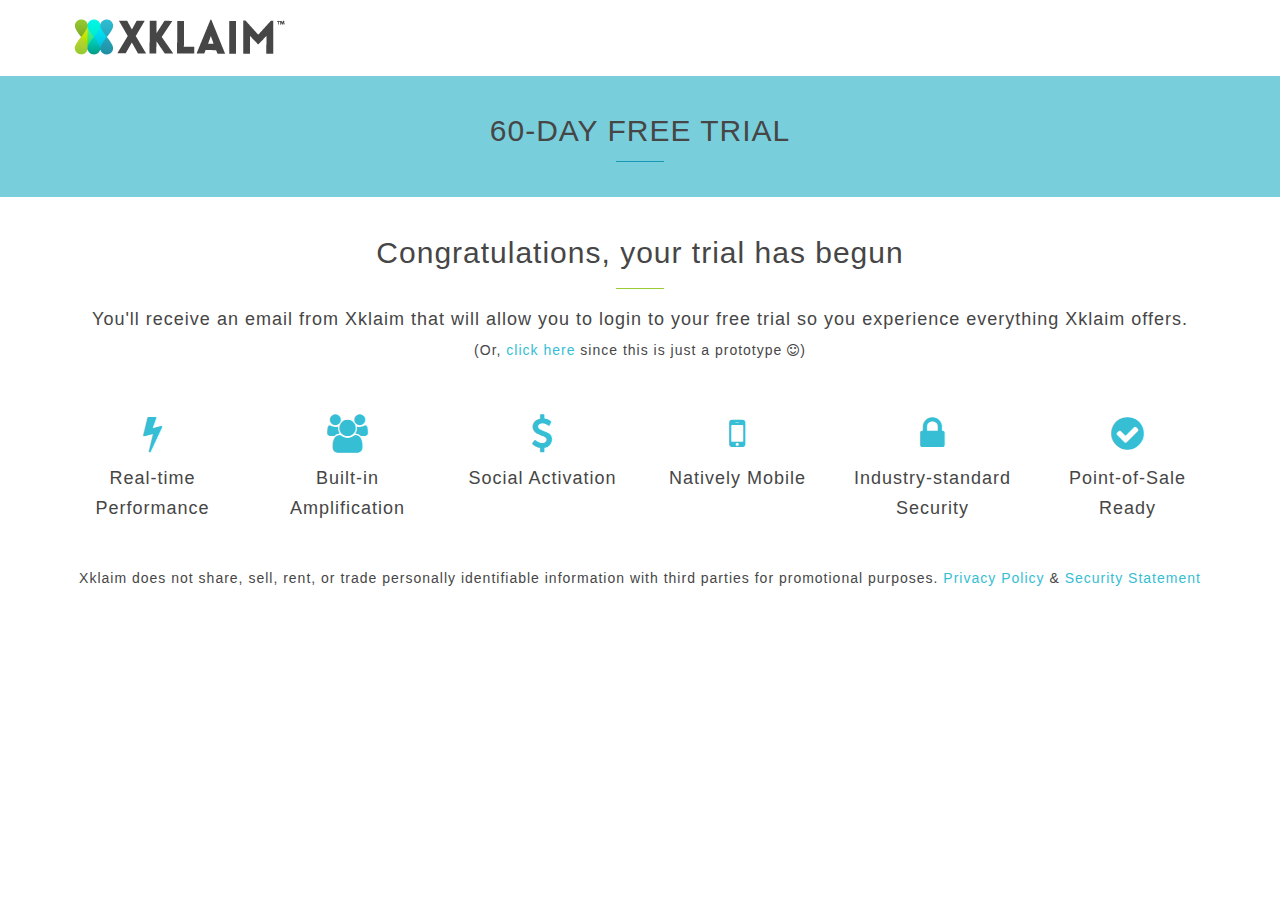
<file: trial/success.html>
<!DOCTYPE html>
<html lang="en">
	<head>
		<meta charset="utf-8">
		<title>60-day Free Trial | xKlaim</title>
		<meta name="description" content="Turn followers into shoppers. xKlaim is an easy way to activate and amplify your brand's social media following to drive real-world, in-store sales.">
		<meta name="viewport" content="width=device-width, maximum-scale=1, initial-scale=1, user-scalable=0">
		<meta http-equiv="X-UA-Compatible" content="IE=edge,chrome=1">

		<link href="../css/bootstrap.min.css" rel="stylesheet">
		<link href="../css/font-awesome.min.css" rel="stylesheet">
		<link href="../css/bootstrap-glyphicons.css" rel="stylesheet">
		<link href="../css/styles.css" rel="stylesheet">

		<!--[if lt IE 9]>
		<link href="../css/ie.css" rel="stylesheet">
		<script src="http://html5shim.googlecode.com/svn/trunk/html5.js"></script>
		<![endif]-->

		<script src="../js/modernizr.10409.js"></script>

		<link rel="shortcut icon" href="../ico/favicon.ico">
		<link rel="apple-touch-icon-precomposed" sizes="144x144" href="../ico/apple-touch-icon-144-precomposed.png">
		<link rel="apple-touch-icon-precomposed" sizes="114x114" href="../ico/apple-touch-icon-114-precomposed.png">
		<link rel="apple-touch-icon-precomposed" sizes="72x72" href="../ico/apple-touch-icon-72-precomposed.png">
		<link rel="apple-touch-icon-precomposed" href="../ico/apple-touch-icon-57-precomposed.png">

	</head>

	<body id="freetrial">

		<header id="global" role="banner" class="navbar hidden-xs navbar-fixed-top">
			<div class="container">
				<div class="navbar-header">
					<button data-target=".bs-navbar-collapse" data-toggle="collapse" type="button" class="navbar-toggle">
						<span class="sr-only">Toggle navigation</span>
						<span class="icon-bar"></span>
						<span class="icon-bar"></span>
						<span class="icon-bar"></span>
					</button>
					<a class="navbar-brand hidden-xs" href="../"><img id="brand" src="../img/brand.png" width="211" height="36" /></a>
				</div>
				<nav id="main" role="navigation" class="collapse navbar-collapse bs-navbar-collapse">
					<ul class="nav navbar-nav navbar-right">
					</ul>
					<ul class="nav hidden-xs hidden-sm hidden-md hidden-lg" id="scrollNav">
						<li class="social-nation"><a href="#social-nation">SOCIAL NATION</a></li>
						<li class="prize"><a href="#prize">THE $1.4 TRILLION PRIZE</a></li>
						<li class="opportunity"><a href="#opportunity">WINDOW OF OPPORTUNITY</a></li>
						<li class="activation"><a href="#activation">SOCIAL ACTIVATION</a></li>
						<li class="take-action"><a href="#take-action">TAKE ACTION</a></li>
					</ul>
				</nav>
			</div>
		</header>

		<header id="mobile" role="banner" class="navbar navbar-static-top hidden-sm hidden-md hidden-lg">
			<div class="container">
				<div class="navbar-header">
					<a class="navbar-brand hidden-sm hidden-md hidden-lg" href="../"><img id="brand-mobile" src="../img/brand-mobile.png" width="128" height="21" /></a>
				</div>
				<nav role="navigation" class="collapse navbar-collapse bs-navbar-collapse">
				</nav>
			</div>
		</header>

		<section id="content" class="clearfix">

			<section id="heading">
				<div class="container">
					<div class="row">
						<div class="col-sm-12">
							<h1>60-DAY FREE TRIAL</h1>
							<span class="line center"></span>
						</div>
					</div>
				</div>
			</section>

			<section id="features" data-route="/features/">
				<div class="container">
					<div class="row">
						<div class="col-sm-12">
							<h2>Congratulations, your trial has begun</h2>
							<span class="line center"></span>
							<p class="padding-btm">You'll receive an email from Xklaim that will allow you to login to your free trial so you experience everything Xklaim offers. <span class="note">(Or, <a href="http://virtualinkdesign.com/portfolio/xklaim_enterprise/login-email/100">click here</a> since this is just a prototype <i class="fa fa-smile-o"></i>)</span></p>
						</div>

						<div class="hidden-xs clearfix">
							<div class="col-xs-2">
								<span class="icon"><i class="fa fa-bolt"></i></span>
								<p>Real-time Performance</p>
							</div>
							<div class="col-xs-2">
								<span class="icon"><i class="fa fa-group"></i></span>
								<p>Built-in Amplification</p>
							</div>
							<div class="col-xs-2">
								<span class="icon"><i class="fa fa-dollar"></i></span>
								<p>Social Activation</p>
							</div>
							<div class="col-xs-2">
								<span class="icon"><i class="fa fa-mobile-phone"></i></span>
								<p>Natively Mobile</p>
							</div>
							<div class="col-xs-2">
								<span class="icon"><i class="fa fa-lock"></i></span>
								<p>Industry-standard Security</p>
							</div>
							<div class="col-xs-2">
								<span class="icon"><i class="fa fa-check-circle"></i></span>
								<p>Point-of-Sale Ready</p>
							</div>
						</div>

						<div class="hidden-sm hidden-md hidden-lg">
							<div class="col-xs-12 clearfix">
								<div class="col-xs-6">
									<span class="icon"><i class="fa fa-bolt"></i></span>
									<p class="spacing">Real-time Performance</p>
								</div>
								<div class="col-xs-6">
									<span class="icon"><i class="fa fa-group"></i></span>
									<p class="spacing">Built-in Amplification</p>
								</div>
							</div>
							<div class="col-xs-12 clearfix">
								<div class="col-xs-6">
									<span class="icon"><i class="fa fa-dollar"></i></span>
									<p class="spacing">Social Activation</p>
								</div>
								<div class="col-xs-6">
									<span class="icon"><i class="fa fa-mobile-phone"></i></span>
									<p class="spacing">Natively Mobile</p>
								</div>
							</div>
							<div class="col-xs-12 clearfix">
								<div class="col-xs-6">
									<span class="icon"><i class="fa fa-lock"></i></span>
									<p class="spacing">Industry-standard Security</p>
								</div>
								<div class="col-xs-6">
									<span class="icon"><i class="fa fa-check-circle"></i></span>
									<p class="spacing">Point-of-Sale Ready</p>
								</div>
							</div>
						</div>

						<div class="col-sm-12">
							<p class="note text-center padding-top">Xklaim does not share, sell, rent, or trade personally identifiable information with third parties for promotional purposes. <a href="../privacy/">Privacy Policy</a> &amp; <a href="../security/">Security Statement</a></p>
						</div>
					</div>
				</div>
			</section>
		</section>

		<script src="http://ajax.googleapis.com/ajax/libs/jquery/1.10.2/jquery.min.js"></script>
		<script>window.jQuery || document.write('<script src="../js/jquery-1.10.2.min.js"><\/script>')</script>
		<script src="../js/bootstrap.min.js"></script>
		<script src="../js/jquery.touchSwipe.min.js"></script>
		<script src="../js/retina.js"></script>
		<script src="../js/scroll-events-int.js"></script>
		<script src="../js/jquery.validate.min.js"></script>
		<script src="../js/scripts.js"></script>
	</body>
</html>
</file>
<file: css/styles.css>
/* Body and structure
-------------------------------------------------- */
html, body {
  height: 100%;
  font-size: 15px;
  font-weight: 400;
  line-height: 21px;
  color: #464646;
  z-index: 1;
  letter-spacing: 1px;
}

body#home {
	background-color: #464646;
}

body#home,
body#featurettes,
body#about,
body#company,
body#why,
body#signin {
	padding-top: 75px;
	position: relative;
}

.text-center {
	text-align: center;
}

.padding-btm {
	padding: 0 0 30px;
}

.padding-top {
	padding: 30px 0 0;
}

.clear {
	clear: both;
}

h1, h2, h3, h4, h5, h6 {
  margin: 10.5px 0;
  font-weight: 200;
  line-height: 21px;
  text-rendering: optimizelegibility;
}

a {
	color: #35bed4;
}

a:hover,
a:focus,
a:active {
	color:#1999b6;
}

a.label-primary {
	color: #fff;
	background-color: #35bed4;
	font-weight: 500;
}

a.label-primary[href]:hover,
a.label-primary[href]:focus {
  background-color: #35bed4;
}

.btn.btn-primary {
	color: #fff;
	background-color: #35bed4;
	border-color: #35bed4;
	padding: 3px 10px;
	font-weight: 300;
}

.vspace {
	margin: 70px 0;
}

figcaption {
	font-weight: 700;
	font-size: 17px;
	text-align: center;
	letter-spacing: normal;
	margin: 10px 0;
}

@media (min-width: 320px) and (max-width: 480px) {
	figcaption {
		font-size: 22px;
	}
}

.container-narrow {
	margin: 0 auto;
	max-width: 900px;
}

span.center-line {
	display: inline-block;
	height: 1px;
	margin: 0 auto;
	width: 100%;
	text-align: center;
}

span.right-line {
	display: inline-block;
	height: 1px;
	margin: 0;
	width: 100%;
	text-align: right;
}

span.line {
	background: #99cc33;
	height: 1px;
	width: 48px;
	display: inline-block;
	margin: 10px 0;
}

span.line.center {
	display: block;
	margin: 20px auto 15px;
	text-align: center;
}

span.line.right {
	clear: both;
	display: block;
	float: right;
	margin: 10px 0 15px;
	text-align: right;
}

span.line.gray.center {
	background: #8b8f95;
}

span.note {
	display: inline-block;
	font-size: 14px;
}

section#features span.note .fa {
	color: #464646;
	font-size: 14px;
}

#featurettes #heading span.line,
#about #heading span.line,
#company #heading span.line,
#freetrial #heading span.line {
	background: #1999b6;
}

/* global header
------------------------- */

header#global,
header#mobile {
	background: #fff;
	height: 76px;
}

header#mobile {
	height: auto;
}

.bs-navbar-collapse {
	background: #fff;
}

.bs-navbar-collapse.navbar-collapse {
	border-color: #464646;
}

header#global.sticky {
	border-bottom: 1px solid #eee;
}

header#global .navbar-brand,
header#mobile .navbar-brand {
	padding: 19px;
}

header#global .navbar-toggle .icon-bar,
header#mobile .navbar-toggle .icon-bar {
    background-color: #adadad;
}

header#global ul.nav,
header#mobile ul.nav {
	margin-top: 0px;
}

header#global ul.nav li,
header#mobile ul.nav li {
	margin-top: 4px;
	padding: 6px 50px 0;
}

header#global ul.nav li a,
header#mobile ul.nav li a {
	color: #464646;
	font-weight: 200;
	padding: 5px 0;
}

header#global ul.nav li a:hover,
header#global ul.nav li a:focus,
header#mobile ul.nav li a:hover,
header#mobile ul.nav li a:focus {
	background-color: transparent;
}

header#global ul.nav li a.label-primary,
header#mobile ul.nav li a.label-primary {
	color: #fff;
	background-color: #35bed4;
	padding: 3px 10px;
	font-size: 16px;
	line-height: 21px;
	font-weight: 300;
	display: inline-block;
	margin-top: 15px;
}

body#home header#global ul#scrollNav,
body#featurettes header#global ul#scrollNav,
body#about header#global ul#scrollNav,
body#company header#global ul#scrollNav,
body#signin header#global ul#scrollNav {
	display:none !important;
}

header#global ul#scrollNav {
	display: block;
	position: fixed;
	top: 125px;
  padding-top: 35px;
  padding-left: 75px;
  transition: opacity 0.3s ease-in-out;
    -moz-transition: opacity 0.3s ease-in-out;
    -o-transition: opacity 0.3s ease-in-out;
    -webkit-transition: opacity 0.3s ease-in-out;
  width: auto;
  opacity: 0;
}

header#global ul#scrollNav li {
	clear: both;
	display: block;
	margin: 0 0 10px;
	padding: 0;
}

header#global ul#scrollNav li a {
	color: rgba(0, 0, 0, 0.8);
	font-size: 13px;
	letter-spacing: 1px;
	margin: 0;
	padding: 0;
	text-decoration: none;
	text-transform: uppercase;
	transition: color 0.1s ease-in-out;
		-moz-transition: color 0.1s ease-in-out;
			-o-transition: color 0.1s ease-in-out;
				-webkit-transition: color 0.1s ease-in-out;
}

header#global ul#scrollNav li a:hover {
	color: rgba(0,0,0,1) !important;
}

header#global.sticky nav#main ul#scrollNav {
	opacity: 1;
}

.secTwo header#global.sticky nav#main ul#scrollNav li.social-nation a,
.secThree header#global.sticky nav#main ul#scrollNav li.prize a,
.secFour header#global.sticky nav#main ul#scrollNav li.opportunity a,
.secFive header#global.sticky nav#main ul#scrollNav li.activation a {
	background: none !important;
	/* color: rgba(0,0,0,0.5) !important; */
	/* font-family: 'FuturaNDBook' !important; */
	color: #464646 !important;
	font-weight: 200 !important;
}

.secTwo header#global.sticky nav#main ul#scrollNav li.social-nation a:hover,
.secThree header#global.sticky nav#main ul#scrollNav li.prize a:hover,
.secFour header#global.sticky nav#main ul#scrollNav li.opportunity a:hover,
.secFive header#global.sticky nav#main ul#scrollNav li.activation a:hover {
	/* color: rgba(0,0,0,1) !important; */
}

.secOne header#global.sticky nav#main ul#scrollNav li.social-nation a,
.secTwo header#global.sticky nav#main ul#scrollNav li.prize a,
.secThree header#global.sticky nav#main ul#scrollNav li.opportunity a,
.secFour header#global.sticky nav#main ul#scrollNav li.activation a,
.secFive header#global.sticky nav#main ul#scrollNav li.take-action a {
	/* color: rgba(0,0,0,0.5); */
	/* font-family: 'FuturaND-Bold'; */
	color: #000;
	font-weight: 400;
}

header#global ul#scrollNav li a:active,
header#global ul#scrollNav li a:focus {
	outline: none;
}

/* Carousel
-------------------------------------------------- */
.carousel-inner > .item > img,
.carousel-inner > .item > a > img {
	display: block;
	height: auto;
	line-height: 1;
	margin: 0 auto;
	max-width: 100%;
}

.carousel-caption {
	padding: 0;
	text-align: left;
	z-index: 10;
	top: 55px;
	left: 20%;
	width: 530px;
}

.carousel-caption h1 {
	padding-bottom: 10px;
	font-weight: 200;
}

.carousel-caption p {
	font-size: 24px;
	line-height: 28px;
	font-weight: 200;
}

.carousel-control:hover,
.carousel-control:focus {
	opacity: 0.5;
	color: #ccc;
	outline: none;
}

.item.two .carousel-caption {
	width: 31%;
}

.item.three .carousel-caption {
	width: 32%;
}

.item.four .carousel-caption {
	width: 32%;
}

.carousel-control.left,
.carousel-control.right {
	background-image: none;
}


/* Sections
-------------------------------------------------- */

#info {
	background-color: #f3f8e8;
	border-top: 2px solid #35bed4;
	padding: 30px 0;
}

#info h2 {
	font-size: 18px;
	text-align: center;
}

#info p {
	text-align: center;
	font-weight: 100;
}

section#features {
	background-color: #fff;
	padding: 30px 0;
}

section#features h2 {
	font-size: 30px;
	text-align: center;
}

section#features p {
	text-align: center;
	font-weight: 100;
}

section#features p.padded,
#action p.padded {
	padding: 0 20px;
}

section#features .fa {
	color: #35bed4;
	font-size: 38px;
	text-align: center;
}

section#features span.icon {
	text-align: center;
	display: block;
	padding: 10px 0;
}

section#features .col-md-2 p {
	line-height: 22px;
}

#login {
	padding: 30px 0 300px;
}

.btn.btn-login {
	background: #35bed4;
	color: #fff;
	border-radius: 4px;
}

#contact {
	background-color: #2890a1;
	padding: 30px 0;
}

#contact h2 {
	font-size: 30px;
	text-align: left;
	color: #fff;
}

#contact p {
	color: #fff;
}

#contact form {
	width: 560px;
}

.btn.btn-submit {
	background: #35bed4;
	width: 285px;
	height: 35px;
	color: #fff;
	border-radius: 4px;
}

.btn.btn-trial {
	background: #35bed4;
	height: 35px;
	color: #fff;
	border-radius: 4px;
}

.input {
	width: 270px;
}

.input.even {
	margin-right: 14px;
}

.input input,
.input textarea {
	background-color: #fff;
	border: 1px solid #999;
	border-radius: 4px;
}

fieldset {
	padding: 5px 0;
}

textarea.form-control {
	width: 560px;
	resize: none;
}

.form-control:focus {
	border-color: #79cedb;
}

.input input.error,
input.error {
	color: #cc0000;
	border: 1px solid red;
}

select.error  {
	background-color: rgba(198, 15, 19, 0.1);
	border-color: #DB3535;
}

form label.error {
	color: #fff;
	font-size: 100%;
	font-weight: bold;
	font-variant:small-caps;
	display: none !important;
	margin:8px 0 0;
	padding:3px 0px 0px 5px;
	clear:both;
}

.alertmsg {
	border: 1px solid #fff;
	border-radius: 4px;
	color: #fff;
	display: none;
	margin: 10px 0;
	padding: 10px 0;
	text-align: center;
}

#login .alertmsg {
	color: #cc0000;
}

#trialForm .alertmsg {
	border: 1px solid #cc0000;
	color: #cc0000;
}

#trialForm .radio {
	display: block;
	margin-bottom: 5px;
	margin-top: 5px;
}

#trialForm label.error,
#trialForm div.error {
	color: #cc0000;
	font-size: 100%;
	font-weight: normal;
	font-variant:normal;
	margin:0;
	padding:0;
	clear:both;
	display: inline !important;
	border: 1px solid #cc0000;
	border-radius: 4px;
	padding: 5px 10px;
}

.ui-loader {
	border: 0 none;
	display: none;
	left: 50%;
	position: fixed;
	top: 50%;
	z-index: 9999999;
}

.ui-loader-default {
	background:0;
	width:64px;
	height:64px;
	margin-left:-32px;
	margin-top:-32px;
	filter:Alpha(Opacity=50);
	opacity:0.5;
}

.ui-loader .ui-icon {
	border-radius: 36px;
	display: block;
	height: 64px;
	margin: 0;
	padding: 1px;
	width: 64px;
}

.ui-icon-loading {
	background: url("../img/ajax-loader.png");
	background-size: 64px 64px;
}

.ui-icon-loading {-webkit-animation-name: spin; -moz-animation-name: spin; -ms-animation-name: spin; animation-name: spin;	 -webkit-animation-duration: 4000ms; -webkit-animation-iteration-count: infinite; -moz-animation-duration: 4000ms; -ms-animation-duration: 4000ms; animation-duration: 4000ms;	-webkit-animation-timing-function: linear; -moz-animation-timing-function: linear; -ms-animation-timing-function: linear; animation-timing-function: linear; -moz-animation-iteration-count: infinite; -ms-animation-iteration-count: infinite; animation-iteration-count: infinite;}

@-ms-keyframes spin {
	from { -ms-transform: rotate(0deg); }
	to { -ms-transform: rotate(360deg); }
}
@-moz-keyframes spin {
	from { -moz-transform: rotate(0deg); }
	to { -moz-transform: rotate(360deg); }
}
@-webkit-keyframes spin {
	from { -webkit-transform: rotate(0deg); }
	to { -webkit-transform: rotate(360deg); }
}
@keyframes spin {
	from {
		transform:rotate(0deg);
	}
	to {
		transform:rotate(360deg);
	}
}

#action {
	background-color: #35bed4;
	padding: 30px 0;
}

#action h2 {
	text-align: center;
	color: #fff;
}

#action p {
	text-align: center;
	font-weight: 100;
	color: #fff;
}

#action a {
	color: #fff;
	font-size: 38px;
	text-align: center;
}

#action .fa {
	color: #fff;
	font-size: 50px;
	text-align: center;
}

#action ul {
	text-align: center;
	margin-top: 10px;
}

#action ul li {
	display: inline;
	list-style: none outside none;
	margin: 0 50px 0 0;
	padding: 0;
	text-align: center;
	text-transform: uppercase;
}

#featurettes #heading,
#about #heading,
#company #heading,
#signin #heading,
#freetrial #heading {
	background: #79cedb;
}

#featurettes #heading h1,
#featurettes #heading p {
	color: #464646;
	text-align: center;
}

#featurettes #heading p {
	font-weight: 200;
}

#featurettes-optimize {
	background: #f3f8e8 url('../img/featurette-bg-optimize.png') no-repeat 0 0;
}

.quote {
	color: #99cc33;
	margin: 0 !important;
}

.testimonial {
	font-weight: 200;
}

.intro p {
	font-weight: 200;
}

.intro h3 {
	font-weight: 500;
}

.intro h3.center-block {
	text-align: center;
}

.intro figure {
	padding: 40px 0;
}

section#team {
	background: #373737;
}

section#team h2 {
	color: #fff;
	text-align: center;
	text-transform: uppercase;
}

section#team .heading {
	margin: 20px 0 80px;
}

section#team h3 {
	color: #fff;
	text-align: center;
	font-size: 15px;
	text-transform: uppercase;
}

section#team h3.name {
	margin-bottom: 0;
}

section#team h3.title {
	margin-top: 0;
}

section#team img {
	margin:0 auto;
}

#footer {
	background: #464646;
	height: 300px;
	position: relative;
	padding: 45px 0;
}

#footer ul {
	list-style:none;
	width: 20%;
	float: left;
	padding: 0;
}

#footer ul li {
	color: #fff;
	font-size: 11px;
}

#footer ul li:first-child {
	text-transform: uppercase;
	font-size: 11px;
}

#footer ul li a {
	color: #fff;
	font-size: 13px;
	padding: 0 0 5px;
	display: block;
}

#footer ul.app li a {
	float: left;
}

#footer ul.app li .fa {
	font-size: 30px;
}

#footer ul.app li a {
    float: left;
    margin-left: 5px;
    margin-right: 5px;
}

#footer p {
	color: #acacac;
	padding: 90px 15px 0;
}

@media (max-width: 767px) {
	body#home,
	body#featurettes,
	body#company,
	body#about,
	body#why,
	body#signin,
	body#freetrial {
		padding-top: 0;
	}
	
	header#global {
	
	}
	
	header#mobile.navbar {
		margin-bottom: 0;
	}
	
	.carousel-caption {
		top: 12px;
		left: 5%;
		width: 350px;
	}

	.carousel-caption h1 {
		font-size: 24px;
		font-weight: 200;
		padding-bottom: 5px;
		font-weight: 200;
		margin: 10.5px 0;
	}
	
	.carousel-caption p {
		font-size: 18px;
		line-height: 1;
	}
	
	.item.two .carousel-caption {
		width: 50%;
	}
	
	.item.three .carousel-caption {
		width: 50%;
	}
	
	.item.four .carousel-caption {
		width: 47%;
	}

	#company #heading, 
	#signin #heading,
	#about #heading {
		padding: 20px 0;
	}
	
	#company #heading h1, 
	#signin #heading h1,
	#about #heading h1 {
		text-align: center;
		font-size: 24px;
	}
	
	#company h2, 
	#signin h2,
	#about h2 {
		font-size: 20px;
	}
	
	#why #heading {
		background: #35bed4;
		padding: 30px 0;
	}
	
	#why #heading h1 {
		text-align: center;
		color: #fff;
		font-size: 22px;
		line-height: 24px;
		font-weight: 400;
		letter-spacing: 1px;
		text-shadow: 1px 0 0 rgba(0, 0, 0, 0.3);
	}

	div#scrolly {
		left: 50%;
		position: absolute;
		text-align: center;
		top: 10px;
		width: 10px;
	}
	
	div.scroll {
		background: transparent url('../img/bg-mobile-arrow-scroll.png') 0 0 no-repeat;
		height: 6px;
		margin: 0 auto 5px;
		width: 10px;	
	}
	
	ul.natives {
		margin: 20px 0;
		list-style-type: none;
	}
	
	ul.natives li {
		clear: both;
		list-style: none;
		padding: 0;
		position: relative;
	}

	ul.natives li img {
		float: left;
		margin: 0 0 30px;
		text-align: center;
	}

	ul.natives li p {
		float: left;
		font-size: 18px;
		line-height: 22px;
		margin: 40px 0 0 25px;
		text-align: left;
	}
	
	.intro h2 {
		font-size: 24px;
		margin-bottom: 0;
		margin-bottom: 5px;
		line-height: 30px;
	}
	
	.intro h3.center-block {
		text-align: left;
		font-size: 20px;
	}
	
	.intro figure {
		padding: 20px 0;
	}

	.intro figure img {
		margin: 0 auto;
	}

	.divider {
		background: #99cc33;
		padding: 20px 0;
		color: #fff;
		border: none;
		margin: 0;
	}
	
	.testimonial {
		color: #35bed4;
		font-size: 24px;
		line-height: 28px;
		border: none;
		margin: 10px 0 20px;
		padding: 0;
	}
	
	.intro figure {
		padding: 20px 0;
	}

	.intro h3.facebook {
		margin: 15px 0 10px;
	}
	
	p.facebook-factor {
		margin: 0;
	}
	
	p.facebook-factor span .fa-thumbs-o-up {
		color: #35bed4;
		margin-right: 5px;
		font-size: 24px;
	}
	
	p.facebook-factor .fa-thumbs-o-up {
		margin-right: 5px;
		font-size: 24px;
	}

	.intro h3 {
		font-size: 24px;
		text-transform: uppercase;
		margin: 10px 0;
		line-height: 1.4;
	}

	p.m-margin {
		margin: 0 0 20px;
	}
	
	p span.friends {
		color: #35bed4;
		font-size: 60px;
		font-weight: 700;
	}
	
	p span.stats {
		color: #35bed4;
		font-size: 30px;
		font-weight: 700;
		display: block;
		margin-bottom: 10px;
	}
	
	ul.stats {
		margin: 0;
		padding: 15px;
		list-style-type: none;
		float: left;
	}
	
	ul.stats li {
		list-style: none;
		float: left;
		display: inline;
		margin-right: 10px;
		width: 160px;
	}
	
	ul.stats li img {
		text-align: center;
		margin: 0 auto;
	}

	ul.stats li p {
		font-size: 18px;
		text-align: center;
		line-height: 22px;
		margin: 10px 0;
	}

	#about h2.quote {
		margin: 0 0 10px !important;
		font-size: 24px;
		line-height: 28px;
	}

	#about-xklaim {
		padding: 20px 0;
	}
	
	section#team .heading {
		margin: 20px 0;
	}
	
	#policy.max-height {
		padding: 20px 0 130px;
	}
	
	#info p {
		margin: 0 0 20px;
	}
	
	#featurettes #heading {
		padding: 20px 0;
	}
	
	#featurettes #heading h1 {
		font-size: 22px;
	}

	#featurettes-items span.icon {
		display: block;
		padding: 10px 0 0;
		text-align: center;
	}

	#featurettes-items .fa {
		color: #35BED4;
		font-size: 32px;
		text-align: center;
	}
	
	#featurettes-items h2, 
	#featurettes-items p {
		text-align: center;
	}
	
	#freetrial #heading {
		padding: 20px 0;
	}

	#freetrial #heading h1 {
		font-size: 28px;
		text-transform: uppercase;
		margin-top: 25px;
		color: #464646;
		text-align: center;
	}

	#policy {
	padding: 20px 0;
	}

	#footer p {
		color: #acacac;
		padding: 70px 15px 0;
		font-size: 14px;
	}
	
}


/* iphone
-------------------------------------------------- */
@media (min-width: 320px) and (max-width: 480px) {

	body#home,
	body#featurettes,
	body#about,
	body#company,
	body#why,
	body#signin,
	body#freetrial {
			padding-top: 50px;
			position: relative;
	}
	
	.vspace {
		margin: 0;
	}
	
	span.center-line,
	span.center-line.ipad {
		margin: 0;
	}
	
	span.line {
		margin: 5px 0 10px;
	}
	
	span.line.center {
		display: block;
		text-align: center;
	}
	
	.quote {
		color: #99cc33;
		margin: 15px 0 !important;
	}
	
	.container-narrow {
		margin-left: auto;
		margin-right: auto;
		padding-left: 15px;
		padding-right: 15px;
		width: auto;
	}

	header#mobile {
		height: auto;
    left: 0;
    position: absolute;
    right: 0;
    top: 0;
    z-index: 20;
	}
	
	header#mobile ul.nav li {
			padding: 5px 15px;
			border-bottom: 1px solid #e6e6e6;
	}
	
	header#mobile ul.nav li:last-child {
			padding: 5px 15px;
			border-bottom: none;
	}
	
	header#mobile ul.nav li a {
			padding: 5px 10px;
	}
	
	header#mobile.navbar {
		margin-bottom: 0;
	}

	header#mobile .navbar-brand {
		padding: 13px;
	}
	
	header#mobile ul.nav li a.label-primary,
	a.label-primary {
		font-size: 100%;
		margin-top: 0;
	}
		
	.carousel {
		height: 325px;
	}	

	p.demo {
		bottom: 35px;
    left: 6%;
    position: absolute;
    z-index: 1000;
	}
	
	ol.carousel-indicators {
		bottom: 0px;
	}
	
	.carousel-indicators li {
		border: none;
		background: #000;
		margin-left: 10px;
		width: 10px;
	}
	
	.carousel-indicators .active {
		background: #acacac;
		margin-left: 10px;
	}
	
	.carousel-caption {
		left: 6%;
    top: 120px;
    width: 280px;
	}
	
	.carousel-caption h1 {
		font-size: 24px !important;
		padding-bottom: 0;
		margin-top: 0;
		margin-bottom: 10px;
		line-height: 26px;
	}
	
	.carousel-caption p {
		font-size: 16px;
		line-height: 24px;
		font-weight: 300;
	}
	
	.carousel .item {
		height: 350px;
	}
	
	.item.two .carousel-caption,
	.item.three .carousel-caption,
	.item.four .carousel-caption {
			width: 85%;
	}
	
	#info,
	section#features,
	#contact,
	#action {
			padding: 10px 0;
	}
	
	#info h2,
	section#features h2,
	#contact h2,
	#action h2 {
		font-size: 20px;
		font-weight: 300;
	}
		
	#info p {
		font-size: 16px;
		line-height: 24px;
		font-weight: 300;
		margin: 0 0 30px;
	}
	
	#info p a.label-primary {
		padding: 3px 10px;
	}
	
	section#features p {
		font-size: 16px;
		font-weight: 300;
		line-height: 24px;
	}
	
	section#features p a.label-primary {
		font-size: 14px;
    display: inline-block;
    margin: 15px auto 0;
    padding: 8px 15px;
	}
	
	section#features .col-xs-12 .col-xs-6 {
		padding-left: 10px;
		padding-right: 10px;	
	}
	
	.spacing {
		letter-spacing: 0.04em;
	}

	#login {
		padding: 20px 0 40px;
	}
	
	#contact p {
		line-height: 22px;
	}
	
	#contact form {
		padding: 10px 0 0;
		width: auto;
	}
	
	.col-sm-5 .col-md-8,
	.col-sm-7 .col-md-11 {
		padding:0;
	}
	
	.input {
		width: auto;
	}
	
	.input.even {
    margin-right: 0;
	}
	
	fieldset {
			padding: 0;
	}
	
	fieldset.button {
		float:none;
	}
	
	.btn.btn-submit {
		width: 100%;
	}
	
	textarea.form-control {
		width: 100%;
	}
	
	#action p {
		font-weight: 300;
	}
	
	.featurette {
		overflow: hidden;
		padding: 20px 0 10px;
	}
	
	#featurettes #heading {
			padding: 10px 0;
	}
	
	#featurettes #heading h1 {
		font-size: 20px;
		text-transform: uppercase;
	}
	
	#featurettes #heading p {
		font-size: 14px;
		font-weight: 400;
	}
	
	#featurettes-white h2,
	#featurettes-optimize h2,
	#featurettes-items h2 {
		font-size: 18px;
	}
	
	
	#featurettes-white p,
	#featurettes-optimize p,
	#featurettes-items p {
		font-size: 14px;
	}
	
	#featurettes-items {
		padding: 10px 0;
	}
	
	#featurettes-items h2,
	#featurettes-items p {
		text-align: center;
	}
	
	#featurettes-items span.icon {
		display: block;
		padding: 10px 0 0;
		text-align: center;
	}
	
	#featurettes-items .fa {
		color: #35BED4;
		font-size: 32px;
		text-align: center;
	}

	#about #heading,
	#company #heading,
	#signin #heading,
	#freetrial #heading {
		padding: 10px 0;
	}
	
	#about #heading h1,
	#company #heading h1,
	#signin #heading h1,
	#freetrial #heading h1 {
		font-size: 20px;
		text-transform: uppercase;
		text-align: center;
	}
		
	#company h2 {
		font-size: 20px;
		font-weight: 300;
	}
	
	#company p {
		font-size: 16px;
		font-weight: 300;
	}
	
	#company p.note,
	#signin p.note,
	#freetrial p.note {
		font-size: 12px;
	}
	
	#about-xklaim {
		padding: 10px 0;
	}
	
	#about-xklaim h2 {
		font-size: 20px !important;
		line-height: 24px !important;
		margin-top: 0px !important;
	}
	
	#about-xklaim p {
		font-size: 14px;
		line-height: 22px;
		margin-bottom: 20px;
		margin-top: -2px;
	}
	
	section#team {
		padding: 10px 0;
	}
	
	section#team .heading {
		margin: 20px 0 40px;
	}
	
	section#team h2 {
		font-size: 20px;
	}
	
	section#team .heading {
			margin: 30px 0;
	}
	
	section#team .col-sm-4 {
		padding: 0 0 30px;
	}
	
	section#team .row.padding-btm {
		padding: 0;
	}
	
	#policy {
		padding: 20px 0 !important;
	}
	
	#why #heading {
		background: #35bed4;
		padding: 50px 0;
	}
	
	#why #heading h1 {
		text-align: center;
		color: #fff;
		font-size: 22px;
		line-height: 24px;
		font-weight: 400;
		letter-spacing: 1px;
		text-shadow: 1px 0 0 rgba(0, 0, 0, 0.3);
	}

	#why #heading h1 strong {
		font-weight: 900;
	}
	
	#trial {
		padding: 20px 0;
	}
	
	#trial h2 {
		font-size: 24px;
		line-height: 30px;
	}
	
	#trialForm {
		margin: 20px 0 0;
	}

	div#scrolly {
    left: 50%;
    position: absolute;
    text-align: center;
    top: 25px;
    width: 10px;
	}
	
	div.scroll {
		background: transparent url('../img/bg-mobile-arrow-scroll.png') 0 0 no-repeat;
    height: 6px;
    margin: 0 auto 5px;
    width: 10px;
	}

	.intro {
		background-color: #fff;
		position: relative;
		height: auto;
		padding: 10px 0;
		color: #464646;
	}

	.intro h2 {
		font-size: 24px;
		margin-bottom: 0;
		margin-bottom: 5px;
		line-height: 30px;
	}
	
	.intro h3 {
		font-size: 14px;
		text-transform: uppercase;
		margin: 10px 0 5px;
	}
	
	.intro h3.icon {
		margin: 0;
	}
	
	.intro figure {
		padding: 20px 0;
	}
	
	.intro p {
		font-size: 14px;
		line-height: 20px;
		font-weight: 300;
	}
	
	.divider {
		background: #99cc33;
		padding: 20px 0;
		color: #fff;
		border: none;
		margin: 0;
	}
	
	.divider h4 {
		color: #fff;
		font-size: 30px;
		line-height: 34px;
		margin-bottom: 30px;
	}
	
	.divider p {
		font-size: 20px;
		line-height: 28px;
	}
	
	figure {
		margin: 0 auto;
	}
	
	figure img {
		margin: 0 auto;
	}
	
	ul.natives {
		margin: 20px 0 0;
		padding: 0;
	}
	
	ul.natives li {
		clear: both;
    list-style: none;
    padding: 0;
    position: relative;
	}
	
	ul.natives li img {
    float: left;
    margin: 0 0 30px;
    text-align: center;
	}
	
	ul.natives li p {
    float: left;
    font-size: 14px;
    line-height: 22px;
    margin: 40px 0 0 25px;
    text-align: left;
    width: 50%;
	}
	
	ul.natives li p strong {
		font-size: 18px;
		display: block;
		font-weight: 700 !important;
	}
	
	ul.survey {
		margin: 5px 0 20px;
		padding: 0 0 0 20px;
	}
	
	ul.survey.no-margin-btm {
		margin: 5px 0 0;
	}
	
	ul.survey li {
		list-style: none;
		position: relative;
		font-size: 14px;
		margin: 10px 0;
		font-weight: 200;
	}
	
	ul.survey li span {
		color: #35bed4;
		font-size: 18px;
		font-weight: 700 !important;
	}
	
	.testimonial {
		color: #35bed4;
		font-size: 20px;
		line-height: 28px;
		border: none;
		margin: 10px 0 20px;
		padding: 0;
	}
	
	.intro h3.facebook {
		margin: 15px 0 10px;
	}
	
	p.facebook-factor {
		margin: 0;
	}
	
	p.m-margin {
		margin: 0 0 20px;
	}
	
	p.facebook-factor .fa-thumbs-o-up {
		margin-right: 5px;
		font-size: 18px;
	}
	
	p.facebook-factor span .fa-thumbs-o-up {
		color: #35bed4;
	}
	
	p span.liked {
		color: #35bed4;
		font-size: 18px;
		font-weight: 700;
	}
	
	p.friends {
		margin: 20px 0 10px;
		font-size: 14px;
	}
	
	p span.friends {
		color: #35bed4;
		font-size: 60px;
		font-weight: 700;	
	}
	
	p.stats {
		margin-top: 20px;
    margin-bottom: 15px;
    margin-top: 10px;
		font-size: 15px;
	}
	
	p span.stats {
		color: #35bed4;
		font-size: 30px;
		font-weight: 700;
		display: block;
		margin-bottom: 3px;
	}
	
	ul.stats {
    margin: 15px 0 0;
    padding: 0;
	}
	
	ul.stats li {
		list-style: none;
		float: left;
		display: inline;
		margin-right: 10px;
		width: 135px;
	}
	
	ul.stats li:last-child {
		margin-right:0;
	}
	
	ul.stats li p {
		font-size: 16px;
		text-align: center;
		line-height: 22px;
		margin: 10px 0;
	}
	
	ul.stats li img {
		text-align: center;
		margin: 0 auto;		
	}

	#footer ul li:first-child {
		padding: 0 0 5px;
	}
	
	#footer {
			height: 355px;
			padding: 25px 0 10px 0;
	}
	
	#footer ul {
			width: 37%;
			margin-bottom: 20px;
	}
	
	#footer ul.follow {
			width: 26%;
	}	
	
	#footer p {
			padding: 0;
			font-size: 11px;
	}
	
	#footer ul li a {
			padding: 0 0 3px;
			font-size: 16px;
			line-height: 24px;
			font-weight: 300;
	}

	#footer ul.app li a {
			float: left;
			margin-left: 0;
			margin-right: 15px;
	}	

	#footer ul.app li .fa {
		font-size: 34px;
	}

}

@media only screen 
and (min-device-width : 320px) 
and (max-device-width : 480px) 
and (orientation : landscape) {

	body#home,
	body#featurettes,
	body#about,
	body#company,
	body#why,
	body#signin {
			padding-top: 0;
			position: relative;
	}
	
	.carousel {
			height: 420px;
	}

	.carousel-caption {
			top: 160px;
	}
	
	.carousel-caption h1 {
		font-weight: 200 !important;
	}
	
	.carousel-caption p {
		font-weight: 100 !important;
	}
	
	p.demo {
			bottom: 30px;
			font-weight: 100 !important;
	}
	
	#info h2:after {
			left: 200px;
	}
	
	section#features h2:after {
			left: 205px;
	}
	
	#action h2:after {
			left: 46%;
	}
}

/* ipad
-------------------------------------------------- */
@media screen and (min-width: 768px) {

	body#home,
	body#featurettes,
	body#company,
	body#about, 
	body#why,
	body#signin,
	body#freetrial {
			padding-top: 75px;
			position: relative;
	}
	
	.vspace {
		margin: 30px 0;
	}
	
	.spacing {
		letter-spacing: 0.05em;
	}
	
	.quote {
		color: #99cc33;
		margin: 0 !important;
	}
	
	.img-padding {
		padding: 60px 0 0;
	}
	
	.container-narrow {
		max-width: 750px;
	}
	
	span.center-line {
		display: inline-block;
		height: 1px;
		margin: 0 auto;
		width: 100%;
		text-align: center;
	}

	span.right-line {
		display: inline-block;
		height: 1px;
		margin: 0;
		width: 100%;
		text-align: right;
	}

	span.line {
		background: #99cc33;
		height: 1px;
		width: 48px;
		display: inline-block;
		margin: 10px 0;
	}
	
	.navbar-collapse {
		padding-left: 0;
		padding-right: 0;
	}
	
	header#global .navbar-brand,
	header#mobile .navbar-brand {
			padding: 19px 4px;
	}
	
	header#global ul.nav li {
			padding: 6px 5px 0;
			margin-top: 4px;
	}
	
	header#global ul.nav li.active {
			border-top: 4px solid #35BED4;
			margin-top: 0;
	}
	
	header#global ul.nav li:last-child {
			padding: 6px 0 0 6px;
	}
	
	header#global ul.nav li a {
		font-size: 16px;
		margin: 12px 0 0;
	}
	
	header#global ul#scrollNav {
		padding-left: 0;
		left: 40px;
	}
	
	.carousel-caption {
		top: 25px;
		left: 4%;
		width: 455px;
	}
	
	.carousel-caption h1 {
		font-size: 32px;
		padding-bottom: 5px;
	}
	
	.carousel-caption p {
		font-size: 16px;
		line-height: 24px;
	}

	.carousel-indicators {
    bottom: 30px;
    left: 4%;
    margin: 0;	
	}
	
	.carousel-indicators li {
		font-size: 11px;
		height: 27px;
		padding: 7px 12px;
		width: 110px;
		background: none;
		color: #fff;
		border: 1px solid #fff;
		border-radius: 4px;
		cursor: pointer;
		display: inline;
		float: left;
		line-height: 1;
		margin: 0;
		text-align: center;
		vertical-align: middle;
		white-space: nowrap;
		text-indent: 0;
		font-weight: 700;
	}

	.carousel-indicators .active {
		background-color: #fff;
		height: 27px;
		padding: 7px 12px;
		margin: 0;
		width: 110px;
		color: #35bed4;
	}
	
	.carousel-indicators li:hover {
		background: #fff;
		color: #35bed4;
	}
	
	.carousel-indicators li:nth-child(2):not(:last-child) {
		border-radius: 4px 0 0 4px;
		border-right: none;
	}
	
	.carousel-indicators li:not(:nth-child(2)):not(:first-child):not(:last-child) {
			border-radius: 0;
	}
	
	.carousel-indicators li:last-child:not(:first-child) {
			border-bottom-left-radius: 0;
			border-top-left-radius: 0;
			border-left: none;
	}
	
	p.demo {
    bottom: 10px;
    left: 4%;
    position: absolute;
    z-index: 1000;
	}
	
	p.demo .btn.btn-primary {
		font-size: 16px;
		line-height: 21px;
	}
	
	.item.two .carousel-caption {
		width: 55%;
	}

	.item.three .carousel-caption {
		width: 60%;
	}

	.item.four .carousel-caption {
		width: 45%;
	}

	#info h2,
	section#features h2,
	#contact h2,
	#action h2 {
		font-size: 24px;
		font-weight: 300;
		line-height: 30px;
	}
	
	#info p,
	section#features p,
	#contact p,
	#action p {
    font-size: 16px;
    font-weight: 200;
    line-height: 24px;
	}
	
	section#features p:not(.padded) {
		line-height: 18px;
	}
		
	section#features p.padded,
	#action p.padded {
		padding: 0 50px;
	}
	
	section#features h2 {
		font-size: 30px;
	}

	section#features .col-sm-2 p {
		line-height: 20px;
	}
	
	p a.label-primary {
    font-size: 16px;
    margin-top: 10px;
	}
	
	#contact form {
		width: 410px;
	}
	
	.input {
			width: 194px;
	}
	
	.input.even {
		margin-right: 16px;
	}
	
	textarea.form-control {
			resize: none;
			width: 410px;
	}

	.btn.btn-submit {
			height: 35px;
			width: 200px;
	}
	
	fieldset.button {
		float:right;
	}
	
	.col-sm-7 .col-md-11 {
		padding:0;
	}
	
	.featurette {
		padding-top: 30px;
	}
	
	.featurette.hidden-xs {
		padding-top: 0;
	}
	
	#featurettes #heading {
		padding: 20px 0;
	}

	#featurettes #heading p {
		font-size: 14px;
	}
	
	#featurettes #heading h1 {
		font-size: 24px;
		text-transform: uppercase;
	}

	#featurettes #heading p {
		font-size: 16px;
		line-height: 24px;
		font-weight: 200;
		margin-bottom: 0;
	}
	
	#featurettes #heading h1,
	#featurettes #heading p {
		text-align: center;
		color: #464646;
	}
	
	#featurettes h2 {
		font-size: 24px;
		color: #464646;
		line-height: 24px;
	}
	
	#featurettes p {
		font-size: 16px;
		color: #464646;
		line-height: 24px;
		font-weight: 200;
	}
	
	#featurettes-white .col-sm-4 {
		margin-top: 15px;
	}

	#featurettes-white .col-sm-5 {
		margin-top: 10px;
	}

	#featurettes-optimize {
		background: #f3f8e8 url('../img/featurette-optimize-bg-970.png') no-repeat left bottom;
	}
	
	#featurettes-optimize .vspace {
		margin: 30px 0 0;
	}
	
	#featurettes-optimize .col-sm-4 {
			margin-top: 10px;
	}
	
	#featurettes-items {
		padding: 35px 0;
	}
	
	#featurettes-items h2,
	#featurettes-items p {
		text-align:center;
		color:#464646;
	}
	
	#featurettes-items h2 {
		font-size: 24px;
		margin-top: 0;
	}
	
	#featurettes-items p {
		font-size: 14px;
	}
		
	#featurettes-items span.icon {
		display: block;
		padding: 10px 0;
		text-align: center;
	}
	
	#featurettes-items .fa {
		color: #35bed4;
		font-size: 38px;
		text-align: center;
	}
	
	#featurettes #contact h2,
	#featurettes #contact p {
		color: #fff;
	}
	
	#about #heading,
	#company #heading,
	#signin #heading {
		padding: 30px 0;
	}
	
	#about #heading h1,
	#company #heading h1,
	#signin #heading h1 {
		font-size: 24px;
		color: #464646;
		text-align: center;
	}
	
	#company h2,
	#signin h2 {
		font-size: 24px;
		line-height: 36px;
	}
	
	#company p,
	#signin p {
		font-size: 14px;
		line-height: 24px;
	}
	
	#company p.note, 
	#signin p.note,
	#freetrial p.note {
		font-size: 12px;
		line-height: 18px;
	}
	
	#about-xklaim {
		padding: 40px 0;
	}
	
	#about-xklaim h2 {
		font-size: 24px;
		line-height: 36px;
		margin-top: -6px;
	}
	
	#about-xklaim p {
		font-size: 14px;
		line-height: 24px;
		margin-top: -2px;
		margin-bottom: 20px;
	}
	
	section#team {
		padding: 40px 0;
	}
	
	section#team .heading {
		margin: 20px 0 60px;
	}
	
	section#team h2 {
		font-size: 24px;
	}
	
	#policy {
		padding: 20px 0;
	}
	
	#policy.max-height {
		padding: 20px 0 0;
	}
	
	#why #heading {
		background: #35bed4;
		padding: 150px 0;
	}
	
	#why #heading h1 {
		text-align: center;
		color: #fff;
		font-size: 53px;
		line-height: 60px;
		font-weight: 400;
		text-shadow: 1px 0 0 rgba(0, 0, 0, 0.3);
	}

	#why #heading h1 strong {
		font-weight: 900;
	}
	
	#freetrial #heading {
		padding: 20px 0 10px;
	}
	
	#freetrial #heading h1 {
		font-size: 24px;
		color: #464646;
		text-align: center;
	}
	
	#trial {
		padding: 20px 0;
	}
	
	#trial h2 {
		font-size: 24px;
		line-height: 36px;
		margin: 10px 0 5px;
	}
	
	div#scrolly {
		left: 50%;
		position: absolute;
		text-align: center;
		top: 85px;
		width: 35px;
	}
	
	div.scroll {
		background: transparent url('../img/bg-arrow-scroll.png') 0 0 no-repeat;
		height: 18px;
		margin: 0 auto 5px;
		width: 31px;
	}
	
	.intro {
		background-color: #fff;
		position: relative;
		height: auto;
		padding: 40px 0;
		color: #464646;	
	}

	.intro h2 {
		font-size: 36px;
		margin-bottom: 0;
		margin-bottom: 10px;
		line-height: 40px;
	}

	.intro h3 {
		font-size: 14px;
		text-transform: uppercase;
	}
	
	.intro h3.icon {
		margin: 0;
	}

	.intro h3.vpadding {
		margin: 30px 0 0;
	}

	.intro p {
		font-size: 14px;
		line-height: 22px;
		font-weight: 200;
	}
	
	.divider {
		background: #99cc33;
		padding: 30px 0;
		color: #fff;
		border: none;
		margin: 0;
	}
	
	.divider h4 {
		color: #fff;
		font-size: 30px;
		line-height: 36px;
		margin-bottom: 30px;
	}
	
	.divider p {
		font-size: 24px;
		line-height: 35px;
	}
	
	ul.natives {
		margin: 20px 0 0;
		padding: 0;
	}
	
	ul.natives li {
    list-style: none;
    position: relative;
	}
	
	ul.natives li img {
		text-align: center;
		margin: 0 auto;
	}
	
	ul.natives li p {
		text-align: center;
		font-size: 14px;
		line-height: 18px;
		margin: 20px 0 30px;
	}
	
	ul.natives li p strong {
		display: block;
		font-weight: 900;
	}
	
	ul.survey {
		margin: 5px 0 30px;
		padding: 0 0 0 20px;
	}
	
	ul.survey.no-margin-btm {
		margin: 5px 0 0;
	}
	
	ul.survey li {
		list-style: none;
		position: relative;
		font-size: 14px;
		margin: 10px 0;
		font-weight: 200;
	}
	
	ul.survey li span {
		color: #35bed4;
		font-size: 18px;
		font-weight: 900;
	}
	
	.testimonial {
		color: #35bed4;
		font-size: 36px;
		line-height: 48px;
		border: none;
		margin: 0 0 20px;
		padding: 0;
	}
	
	.intro h3.facebook {
		margin: 15px 0 10px;
	}
	
	p.facebook-factor {
		margin: 0;
	}
	
	p.facebook-factor .fa-thumbs-o-up {
		margin-right: 5px;
		font-size: 18px;
	}
	
	p.facebook-factor span .fa-thumbs-o-up {
		color: #35bed4;
	}
	
	p span.liked {
		color: #35bed4;
		font-size: 18px;
		font-weight: 700;
	}
	
	p.friends {
		margin: 30px 0;
		font-size: 14px;
	}
	
	p span.friends {
		color: #35bed4;
		font-size: 60px;
		font-weight: 700;	
	}
	
	p.stats {
		margin-top: 20px;
		margin-bottom: 0;
		font-size: 15px;
	}
	
	p span.stats {
		color: #35bed4;
		font-size: 30px;
		font-weight: 700;
		display: block;
	}
	
	ul.stats {
    margin: 15px 0 0;
    padding: 0;
	}
	
	ul.stats li {
		list-style: none;
		float: left;
		display: inline;
		margin-right: 10px;
		width: 135px;
	}
	
	ul.stats li:last-child {
		margin-right:0;
	}
	
	ul.stats li p {
		font-size: 18px;
		text-align: center;
		line-height: 22px;
		margin: 10px 0;
	}
	
	ul.stats li img {
		text-align: center;
		margin: 0 auto;		
	}
	
	#loginForm {
		margin: 10.5px 0;
	}

	#footer {
		background: #464646;
		height: 285px;
		position: relative;
		padding: 35px 0 0;
	}
	
	#footer.fixed {
		position: fixed;
		bottom: 0;
		width: 100%;
	}
	
	#footer ul {
		width: 20%;
		float: left;
		padding: 0;
	}

	#footer ul li {
		color: #fff;
		font-size: 11px;
	}

	#footer ul li:first-child {
		padding: 0 0 10px;
		font-size: 11px;
	}

	#footer ul li a {
    font-size: 16px;
    font-weight: 200;
    line-height: 24px;
    padding: 0 0 5px;
	}

	#footer ul.app li a {
		float: left;
		margin-left: 5px;
		margin-right: 5px;
	}

	#footer ul.app li .fa {
		font-size: 36px;
	}

	#footer p {
		color: #acacac;
		padding: 40px 0 0;
		font-size: 11px;
	}

}

@media screen and (min-device-width: 800px) and (max-device-width: 1200px) {
	body#home,
	body#featurettes,
	body#company,
	body#about,
	body#why,
	body#signin,
	body#freetrial {
		padding-top: 75px;
	}	
}



/* desktop
-------------------------------------------------- */
@media (min-width: 1200px) {

	body#home,
	body#company,
	body#featurettes,
	body#about,
	body#why,
	body#signin,
	body#freetrial {
			padding-top: 75px;
			position: relative;
	}
	
	.vspace {
		margin: 70px 0;
	}

	.quote {
		color: #99cc33;
		margin: 0 !important;
	}
	
	.img-padding {
		padding: 0;
	}

	.container-narrow {
		margin: 0 auto;
		max-width: 900px;
	}
	
	span.center-line,
	span.center-line.ipad {
		display: inline-block;
		height: 1px;
		margin: 0 auto;
		width: 100%;
		text-align: center;
	}

	span.right-line {
		display: block;
		height: 1px;
		margin: 10px auto 20px;
		width: 100%;
		text-align: right;
	}

	span.line {
		background: #99cc33;
		height: 1px;
		width: 48px;
		display: inline-block;
		margin: 10px 0;
	}
	
	span.line.center {
		background: #99cc33;
		height: 1px;
		width: 48px;
		display: block;
		margin: 20px auto 15px;
		text-align: center;
	}

	header#global {
		background: #fff;
		height: 76px;
	}
	
	header#global .navbar-brand, 
	header#mobile .navbar-brand {
			padding: 19px;
	}
	
	header#global ul.nav,
	header#mobile ul.nav {
		margin-top: 0;
	}

	header#global ul.nav li a {
		margin: 12px 0 0;
		padding: 5px 0;
		font-size: 18px;
		color: #464646;
		font-weight: 200;
	}
	
	header#global ul.nav li,
	header#mobile ul.nav li {
    margin-top: 4px;
    padding: 6px 40px 0;
	}
	
	header#global ul.nav li.active {
		border-top: 4px solid #35bed4;
		margin-top: 0px;
	}
	
	header#global ul.nav li:last-child {
		padding: 6px 40px 0;
	}
	
	header#global ul#scrollNav {
		display: block;
		position: fixed;
		top: 125px;
		padding-top: 35px;
		padding-left: 75px;
		left: auto;
		transition: opacity 0.3s ease-in-out;
			-moz-transition: opacity 0.3s ease-in-out;
			-o-transition: opacity 0.3s ease-in-out;
			-webkit-transition: opacity 0.3s ease-in-out;
		width: auto;
		opacity: 0;
	}

	header#global ul#scrollNav li {
		clear: both;
		display: block;
		margin: 0 0 10px;
		padding: 0;
	}

	header#global ul#scrollNav li a {
		color: #464646;
		font-weight: 200;
		font-size: 13px;
		letter-spacing: 1px;
		margin: 0;
		padding: 0;
		text-decoration: none;
		text-transform: uppercase;
		transition: color 0.1s ease-in-out;
			-moz-transition: color 0.1s ease-in-out;
				-o-transition: color 0.1s ease-in-out;
					-webkit-transition: color 0.1s ease-in-out;
	}

	header#global ul#scrollNav li a:hover {
		color: rgba(0,0,0,1) !important;
	}

	header#global.sticky nav#main ul#scrollNav {
		opacity: 1;
	}

	.secTwo header#global.sticky nav#main ul#scrollNav li.social-nation a,
	.secThree header#global.sticky nav#main ul#scrollNav li.prize a,
	.secFour header#global.sticky nav#main ul#scrollNav li.opportunity a,
	.secFive header#global.sticky nav#main ul#scrollNav li.activation a {
		background: none !important;
		font-weight: 200 !important;
		color: #464646 !important;
	}

	.secTwo header#global.sticky nav#main ul#scrollNav li.social-nation a:hover,
	.secThree header#global.sticky nav#main ul#scrollNav li.prize a:hover,
	.secFour header#global.sticky nav#main ul#scrollNav li.opportunity a:hover,
	.secFive header#global.sticky nav#main ul#scrollNav li.activation a:hover {
		color: #000;
	}

	.secOne header#global.sticky nav#main ul#scrollNav li.social-nation a,
	.secTwo header#global.sticky nav#main ul#scrollNav li.prize a,
	.secThree header#global.sticky nav#main ul#scrollNav li.opportunity a,
	.secFour header#global.sticky nav#main ul#scrollNav li.activation a,
	.secFive header#global.sticky nav#main ul#scrollNav li.take-action a {
		font-weight: 400;
		color: #000;
	}

	header#global ul#scrollNav li a:active,
	header#global ul#scrollNav li a:focus {
		outline: none;
	}
	
	p a.label-primary {
		font-size: 16px;
		padding: 5px 10px;
		margin-top: 0;
		display: inline;
	}

	.carousel-indicators {
    bottom: 80px;
		left: auto;
		right: 49%;
    margin: 0;
    width: auto;
	}
	
	.carousel-indicators li {
		font-size: 14px;
		height: auto;
		padding: 6px 12px;
		width: 170px;
		background: none;
		color: #fff;
		border: 1px solid #fff;
		border-radius: 4px;
		cursor: pointer;
		display: inline;
		float: left;
		line-height: 1.42857;
		margin: 0;
		padding: 6px 12px;
		text-align: center;
		vertical-align: middle;
		white-space: nowrap;
		text-indent: 0;
		font-weight: 700;
	}
	
	.carousel-indicators li:hover {
		background: #fff;
		color: #35bed4;
	}
	
	.carousel-indicators .active,
	.carousel-indicators:hover .active {
		background-color: #fff;
		padding: 6px 12px;
		height: auto;
		margin: 0;
		width: 170px;
		color: #35bed4;
	}
	
	.carousel-indicators li:nth-child(2):not(:last-child) {
		border-radius: 4px 0 0 4px;
		border-right: none;
	}
	
	.carousel-indicators li:not(:nth-child(2)):not(:first-child):not(:last-child) {
			border-radius: 0;
	}
	
	.carousel-indicators li:last-child:not(:first-child) {
			border-bottom-left-radius: 0;
			border-top-left-radius: 0;
			border-left: none;
	}

	.carousel-caption {
		top: 55px;
		left: auto;
		right: 48%;
		width: 530px;
	}
	
	.carousel-caption h1 {
		font-size: 38px;
		font-weight: 200;
		padding-bottom: 10px;
		font-weight: 200;
		margin: 10.5px 0;
	}

	.carousel-caption p {
		font-size: 22px;
		font-weight: 200;
		line-height: 28px;
	}
	
	p.demo {
		bottom: 40px;
    left: 19%;
    position: absolute;
    z-index: 1000;
	}
	
	p.demo .btn.btn-primary {
		font-weight: 500;
		font-size: 16px;
	}
	
	.item.two .carousel-caption {
		width: 530px;
	}

	.item.three .carousel-caption {
		width: 530px;
	}

	.item.four .carousel-caption {
		width: 530px;
	}
	
	#info h2,
	section#features h2,
	#contact h2,
	#action h2 {
		font-size: 30px;
	}
	
	#info p,
	section#features p,
	#contact p,
	#action p {
		font-size: 18px;
		line-height: 30px;
		font-weight: 200;
	}
	
	section#features h2 {
		font-size: 30px;
	}

	section#features p.padded,
	#action p.padded {
		padding: 0 170px;
	}
	
	section#features p:not(.padded) {
		line-height: 30px;
	}
	
	#contact form {
		width: 560px;
	}

	.btn.btn-submit {
		background: #35bed4;
		width: 285px;
		height: 35px;
		color: #fff;
		border-radius: 4px;
	}

	.input {
		width: 270px;
	}

	.input.even {
		margin-right: 14px;
	}

	.input input,
	.input textarea {
		background-color: #fff;
		border: 1px solid #999;
		border-radius: 4px;
	}

	fieldset {
		padding: 5px 0;
	}

	textarea.form-control {
		width: 560px;
		resize: none;
	}

	.form-control:focus {
		border-color: #79cedb;
	}

	fieldset.button {
		float:right;
	}
	
	#featurettes #heading {
		padding: 30px 0;
	}
	
	#featurettes #heading h1 {
		font-size: 30px;
		text-transform: uppercase;
	}

	#featurettes #heading p {
		font-size: 18px;
		margin-bottom: 0;
	}

	#featurettes h2 {
		font-size: 30px;
		color: #464646;
		line-height: 30px;
	}
	
	#featurettes p {
		font-size: 18px;
		color: #464646;
		line-height: 24px;
	}

	.featurette {
		padding-top: 40px;
		overflow: hidden;
	}
	
	.featurette.hidden-xs {
		padding-top: 0;
	}
	
	#featurettes-optimize {
		background: #f3f8e8 url('../img/featurette-bg-optimize.png') no-repeat 65px 0;
	}
	
	#featurettes-optimize .vspace {
		margin: 70px 0 0;
	}
	
	#featurettes-white .col-sm-4 {
		margin-top: 75px;
	}
	
	#featurettes-white .col-sm-5 {
		margin-top: 30px;
	}
	
	#featurettes-optimize .col-sm-4 {
		margin-top: 25px;
	}

	#featurettes-items {
		padding: 35px 0;
	}
	
	#featurettes-items h2,
	#featurettes-items p {
		text-align:center;
		color:#464646;
	}
	
	#featurettes-items h2 {
		font-size: 30px;
		line-height: 35px;
	}
	
	#featurettes-items p {
		font-size: 18px;
		font-weight: 200;
	}
	
	#featurettes-items span.icon {
		display: block;
		padding: 10px 0;
		text-align: center;
	}
	
	#featurettes-items .fa {
		color: #35BED4;
		font-size: 38px;
		text-align: center;
	}
	
	#featurettes #contact h2,
	#featurettes #contact p {
		color: #fff;
	}
	
	#featurettes #contact p {
		line-height: 30px;
	}
	
	#about #heading {
		padding: 50px 0;
	}
	
	#about #heading h1 {
		font-size: 30px;
		text-transform: uppercase;
		margin-top: 25px;
		color: #464646;
		text-align: center;
	}
	
	#about-xklaim {
		padding: 120px 0 80px;
	}
	
	#about-xklaim h2 {
		font-size: 30px;
		line-height: 46px;
		margin-top: -6px;
	}
	
	#about-xklaim p {
		font-size: 18px;
		line-height: 30px;
		margin-top: -2px;
		margin-bottom: 20px;
	}

	section#team {
		padding: 40px 0;
	}
	
	section#team .heading {
		margin: 20px 0 80px;
	}
	
	section#team h2 {
		font-size: 30px;
	}

	#company #heading,
	#signin #heading {
		padding: 40px 0;
	}
	
	#company #heading h1,
	#signin #heading h1 {
		font-size: 30px;
		text-transform: uppercase;
		margin-top: 25px;
		color: #464646;
		text-align: center;
	}
	
	#company p,
	#signin p {
		font-size: 18px;
		line-height: 30px;
	}
	
	#company p.note, 
	#signin p.note,
	#freetrial p.note {
		font-size: 14px;
		line-height: 20px;
	}

	#policy {
		padding: 40px 0;
	}
	
	#policy.max-height {
		padding: 20px 0 0;
	}
	
	#why #heading {
		background: #35bed4;
		padding: 200px 0;
	}
	
	#why #heading h1 {
		text-align: center;
		color: #fff;
		font-size: 72px;
		line-height: 80px;
		font-weight: 400;
		letter-spacing: 1px;
		text-shadow: 1px 0 0 rgba(0, 0, 0, 0.3);
	}

	#why #heading h1 strong {
		font-weight: 900;
	}

	#freetrial #heading {
		padding: 20px 0;
	}
	
	#freetrial #heading h1 {
		font-size: 30px;
		text-transform: uppercase;
		margin-top: 25px;
		color: #464646;
		text-align: center;
	}
	
	#trial {
		padding: 30px 0 0;
	}
	
	#trial h2 {
		font-size: 30px;
		line-height: 36px;
		margin: 10px 0 5px;
	}
	
	div#scrolly {
		left: 50%;
		position: absolute;
		text-align: center;
		top: 120px;
		width: 35px;
	}
	
	div.scroll {
		background: transparent url('../img/bg-arrow-scroll.png') 0 0 no-repeat;
		height: 18px;
		margin: 0 auto 5px;
		width: 31px;
	}

	.intro {
		background-color: #fff;
		position: relative;
		height: auto;
		padding: 40px 0;
		color: #464646;
	}

	.intro h2 {
		font-size: 48px;
		margin-bottom: 0;
		margin-bottom: 10px;
		line-height: 50px;
	}
	
	.intro h3 {
		font-size: 18px;
		text-transform: uppercase;
	}
	
	.intro h3.icon {
		margin: 0;
	}

	.intro p {
		font-size: 18px;
		line-height: 30px;
		font-weight: 200;
	}

	.divider {
		background: #99cc33;
		padding: 30px 0;
		color: #fff;
		border: none;
		margin: 0;
	}
	
	.divider h4 {
		color: #fff;
		font-size: 34px;
		line-height: 30px;
		margin-bottom: 40px;
	}
	
	.divider p {
		font-size: 30px;
		line-height: 45px;
	}
	
	ul.natives {
		margin: 20px 0 0;
		padding: 0;
	}
	
	ul.natives li {
    list-style: none;
    padding: 0;
    position: relative;
	}
	
	ul.natives li img {
		text-align: center;
		margin: 0 auto;
	}
	
	ul.natives li p {
		text-align: center;
		font-size: 18px;
		line-height: 22px;
		margin: 20px 0 40px;
	}
	
	ul.natives li p strong {
		display: block;
		font-weight: 700 !important;
	}
	
	ul.survey {
		margin: 5px 0 40px;
		padding: 0 0 0 25px;
	}
	
	ul.survey.no-margin-btm {
		margin: 5px 0 0;
	}
	
	ul.survey li {
		list-style: none;
		position: relative;
		font-size: 18px;
		margin: 10px 0;
		font-weight: 200;
	}
	
	ul.survey li span {
		color: #35bed4;
		font-size: 22px;
		font-weight: 700 !important;
	}
	
	.testimonial {
		color: #35bed4;
		font-size: 48px;
		line-height: 60px;
		border: none;
		margin: 10px 0 30px;
		padding: 0;
	}
	
	.intro h3.facebook {
		margin: 30px 0 20px;
	}
	
	p.facebook-factor {
		margin: 0;
	}
	
	p.facebook-factor .fa-thumbs-o-up {
		margin-right: 5px;
		font-size: 30px;
	}
	
	p.facebook-factor span .fa-thumbs-o-up {
		color: #35bed4;
	}
	
	p span.liked {
		color: #35bed4;
		font-size: 22px;
		font-weight: 700;
	}
	
	p.friends {
		margin: 30px 0;
	}
	
	p span.friends {
		color: #35bed4;
		font-size: 72px;
		font-weight: 700;	
	}
	
	p.stats {
		margin-top: 20px;
		margin-bottom: 0;
	}
	
	p span.stats {
		color: #35bed4;
		font-size: 36px;
		font-weight: 700;
		display: block;
	}
	
	ul.stats {
    margin: 15px 0 0;
    padding: 0;
	}
	
	ul.stats li {
		list-style: none;
		float: left;
		display: inline;
		width: 170px;
	}
	
	ul.stats li p {
		font-size: 18px;
		text-align: center;
		line-height: 22px;
		margin: 10px 0;
	}
	
	ul.stats li img {
		text-align: center;
		margin: 0 auto;		
	}
	
	#loginForm {
		margin: 10.5px 0;
	}
	
	#footer {
		height: 300px;
	}
	
	#footer.fixed {
		position: fixed;
		bottom: 0;
		width: 100%;
	}
	
	#footer ul {
		width: 20%;
		float: left;
		padding: 0;
	}

	#footer ul li {
		color: #fff;
		font-size: 14px;
	}

	#footer ul li:first-child {
		padding: 0 0 20px;
		font-size: 14px;
	}

	#footer ul li a {
		font-size: 16px;
		padding: 0 0 5px;
	}

	#footer ul.app li a {
		margin-left: 15px;
		margin-right: 30px;
	}

	#footer ul.app li .fa {
		font-size: 50px;
	}

	#footer p {
		color: #acacac;
		padding: 90px 0 0;
		font-size: 14px;
	}
}
</file>
<file: css/ie.css>
nav ul li a {
  color: white;
}

nav ul li a:hover {
	color: gray;
}
  
a.button {
	border: none;
}

header#global {
  position: fixed;
  left: 50px;
  top: 0;
  width: 100%;
  z-index: 10000;
}
 
header#global ul.nav li a {
	color: white;
}
header#global ul.nav li a :hover {
	color: black;
}
  
section article p {
  line-height: 31px;
}
</file>
